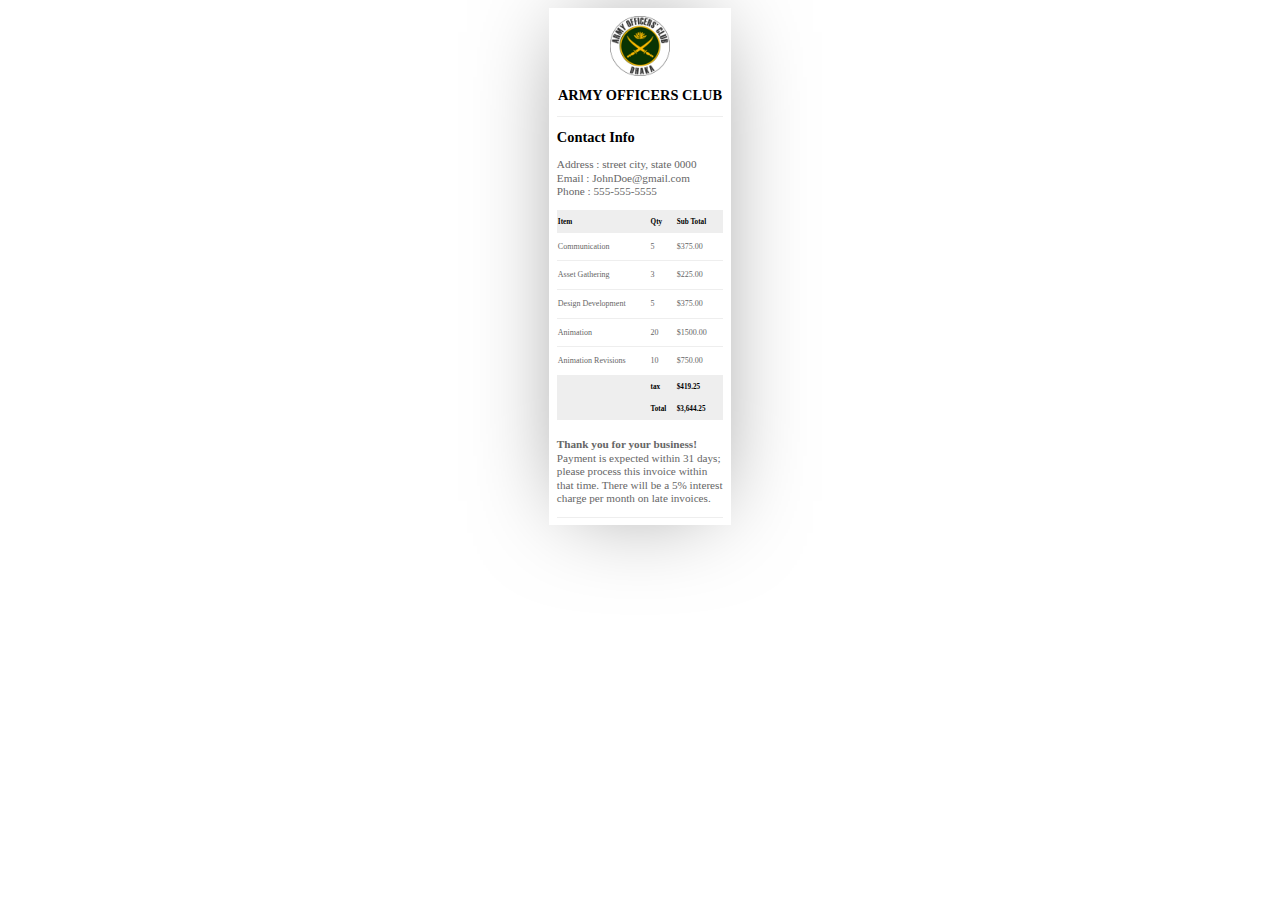
<file: payment/index.html>
<!DOCTYPE html>
<html>
<head>
    <!-- <link rel="stylesheet" href="style.scss"/> -->
    

    <style>
        #invoice-POS {
  box-shadow: 0 0 1in -0.25in rgba(0, 0, 0, 0.5);
  padding: 2mm;
  margin: 0 auto;
  width: 44mm;
  background: #FFF;
}
#invoice-POS ::selection {
  background: #f31544;
  color: #FFF;
}
#invoice-POS ::moz-selection {
  background: #f31544;
  color: #FFF;
}
#invoice-POS h1 {
  font-size: 1.5em;
  color: #222;
}
#invoice-POS h2 {
  font-size: 0.9em;
}
#invoice-POS h3 {
  font-size: 1.2em;
  font-weight: 300;
  line-height: 2em;
}
#invoice-POS p {
  font-size: 0.7em;
  color: #666;
  line-height: 1.2em;
}
#invoice-POS #top, #invoice-POS #mid, #invoice-POS #bot {
  /* Targets all id with 'col-' */
  border-bottom: 1px solid #EEE;
}
#invoice-POS #top {
  min-height: 100px;
}
#invoice-POS #mid {
  min-height: 80px;
}
#invoice-POS #bot {
  min-height: 50px;
}
#invoice-POS #top .logo {
  height: 60px;
  width: 60px;
  background: url(img/logo.png) no-repeat;
  background-size: 60px 60px;
}
#invoice-POS .clientlogo {
  float: left;
  height: 60px;
  width: 60px;
  background: url(http://michaeltruong.ca/images/client.jpg) no-repeat;
  background-size: 60px 60px;
  border-radius: 50px;
}
#invoice-POS .info {
  display: block;
  margin-left: 0;
}
#invoice-POS .title {
  float: right;
}
#invoice-POS .title p {
  text-align: right;
}
#invoice-POS table {
  width: 100%;
  border-collapse: collapse;
}
#invoice-POS .tabletitle {
  font-size: 0.5em;
  background: #EEE;
}
#invoice-POS .service {
  border-bottom: 1px solid #EEE;
}
#invoice-POS .item {
  width: 24mm;
}
#invoice-POS .itemtext {
  font-size: 0.5em;
}
#invoice-POS #legalcopy {
  margin-top: 5mm;
}

    </style>
    
</head>
<body>

    <div id="invoice-POS">
    
        <center id="top">
          <div class="logo"></div>
          <div class="info"> 
            <h2>ARMY OFFICERS CLUB</h2>
          </div><!--End Info-->
        </center><!--End InvoiceTop-->
        
        <div id="mid">
          <div class="info">
            <h2>Contact Info</h2>
            <p> 
                Address : street city, state 0000</br>
                Email   : JohnDoe@gmail.com</br>
                Phone   : 555-555-5555</br>
            </p>
          </div>
        </div><!--End Invoice Mid-->
        
        <div id="bot">
    
                        <div id="table">
                            <table>
                                <tr class="tabletitle">
                                    <td class="item"><h2>Item</h2></td>
                                    <td class="Hours"><h2>Qty</h2></td>
                                    <td class="Rate"><h2>Sub Total</h2></td>
                                </tr>
    
                                <tr class="service">
                                    <td class="tableitem"><p class="itemtext">Communication</p></td>
                                    <td class="tableitem"><p class="itemtext">5</p></td>
                                    <td class="tableitem"><p class="itemtext">$375.00</p></td>
                                </tr>
    
                                <tr class="service">
                                    <td class="tableitem"><p class="itemtext">Asset Gathering</p></td>
                                    <td class="tableitem"><p class="itemtext">3</p></td>
                                    <td class="tableitem"><p class="itemtext">$225.00</p></td>
                                </tr>
    
                                <tr class="service">
                                    <td class="tableitem"><p class="itemtext">Design Development</p></td>
                                    <td class="tableitem"><p class="itemtext">5</p></td>
                                    <td class="tableitem"><p class="itemtext">$375.00</p></td>
                                </tr>
    
                                <tr class="service">
                                    <td class="tableitem"><p class="itemtext">Animation</p></td>
                                    <td class="tableitem"><p class="itemtext">20</p></td>
                                    <td class="tableitem"><p class="itemtext">$1500.00</p></td>
                                </tr>
    
                                <tr class="service">
                                    <td class="tableitem"><p class="itemtext">Animation Revisions</p></td>
                                    <td class="tableitem"><p class="itemtext">10</p></td>
                                    <td class="tableitem"><p class="itemtext">$750.00</p></td>
                                </tr>
    
    
                                <tr class="tabletitle">
                                    <td></td>
                                    <td class="Rate"><h2>tax</h2></td>
                                    <td class="payment"><h2>$419.25</h2></td>
                                </tr>
    
                                <tr class="tabletitle">
                                    <td></td>
                                    <td class="Rate"><h2>Total</h2></td>
                                    <td class="payment"><h2>$3,644.25</h2></td>
                                </tr>
    
                            </table>
                        </div><!--End Table-->
    
                        <div id="legalcopy">
                            <p class="legal"><strong>Thank you for your business!</strong>  Payment is expected within 31 days; please process this invoice within that time. There will be a 5% interest charge per month on late invoices. 
                            </p>
                        </div>
    
                    </div><!--End InvoiceBot-->
      </div><!--End Invoice-->
    
</body>
</html>
</file>
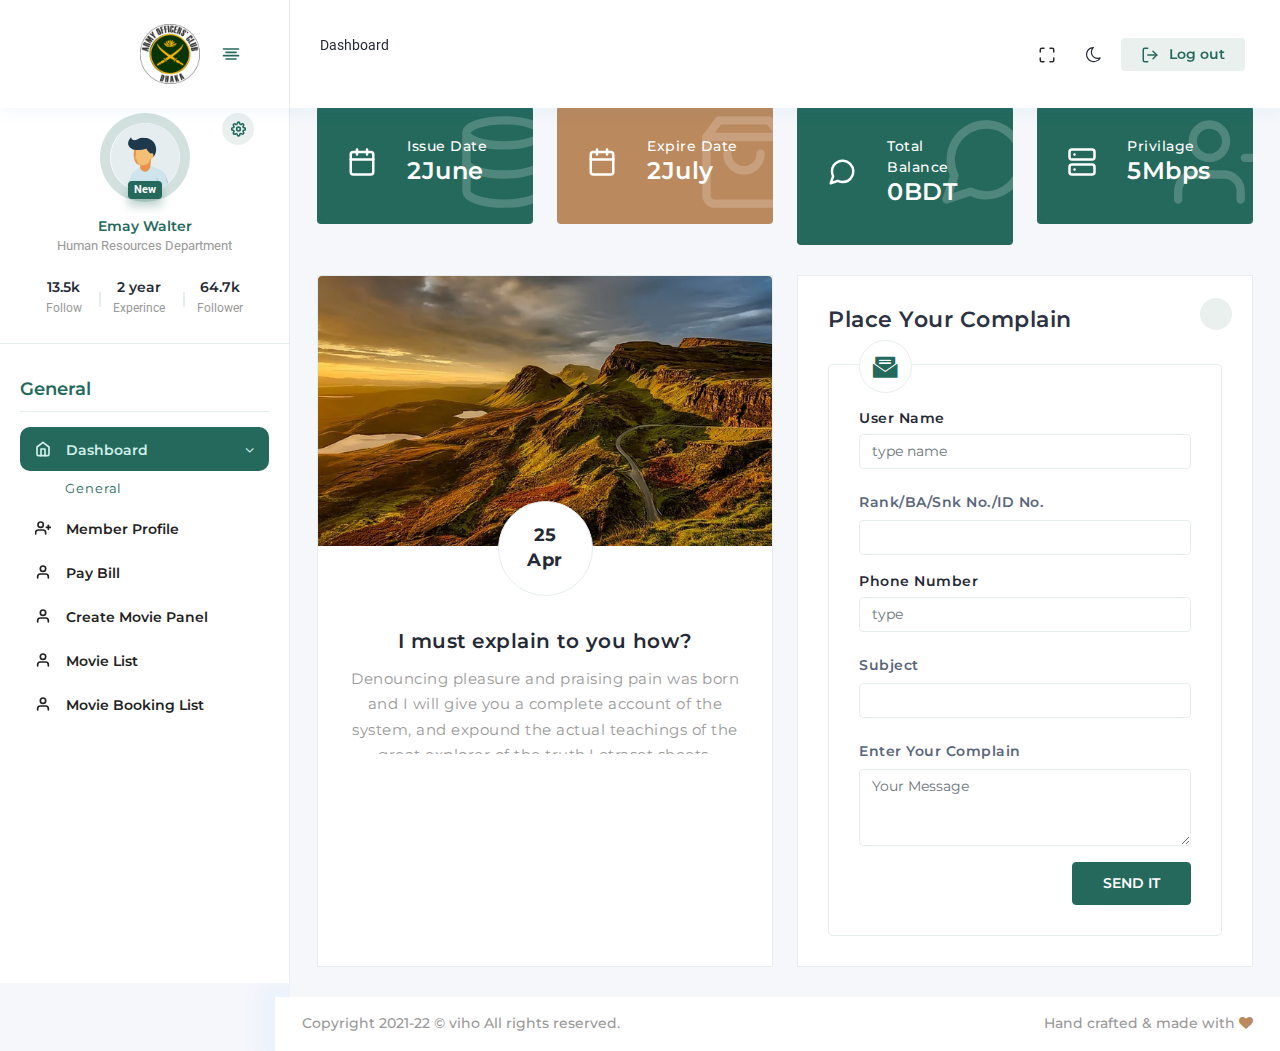
<file: theme/index.html>
<!DOCTYPE html>
<html lang="en">
  
<!-- Mirrored from admin.pixelstrap.com/viho/theme/general-widget.html by HTTrack Website Copier/3.x [XR&CO'2014], Sun, 26 Sep 2021 04:11:13 GMT -->
<head>
    <meta http-equiv="Content-Type" content="text/html; charset=UTF-8">
    <meta http-equiv="X-UA-Compatible" content="IE=edge">
    <meta name="viewport" content="width=device-width, initial-scale=1.0">
    <meta name="description" content="viho admin is super flexible, powerful, clean &amp; modern responsive bootstrap 4 admin template with unlimited possibilities.">
    <meta name="keywords" content="admin template, viho admin template, dashboard template, flat admin template, responsive admin template, web app">
    <meta name="author" content="pixelstrap">
    <link rel="icon" href="../assets/images/favicon.png" type="image/x-icon">
    <link rel="shortcut icon" href="../assets/images/favicon.png" type="image/x-icon">
    <title>viho - Premium Admin Template</title>
    <!-- Google font-->
    <link rel="preconnect" href="https://fonts.gstatic.com/">
    <link href="https://fonts.googleapis.com/css2?family=Montserrat:ital,wght@0,100;0,200;0,300;0,400;0,500;0,600;0,700;0,800;0,900;1,100;1,200;1,300;1,400;1,500;1,600;1,700;1,800;1,900&amp;display=swap" rel="stylesheet">
    <link href="https://fonts.googleapis.com/css2?family=Roboto:ital,wght@0,100;0,300;0,400;0,500;0,700;0,900;1,100;1,300;1,400;1,500;1,700;1,900&amp;display=swap" rel="stylesheet">
    <link href="https://fonts.googleapis.com/css2?family=Rubik:ital,wght@0,400;0,500;0,600;0,700;0,800;0,900;1,300;1,400;1,500;1,600;1,700;1,800;1,900&amp;display=swap" rel="stylesheet">
    <!-- Font Awesome-->
    <link rel="stylesheet" type="text/css" href="../assets/css/fontawesome.css">
    <!-- ico-font-->
    <link rel="stylesheet" type="text/css" href="../assets/css/icofont.css">
    <!-- Themify icon-->
    <link rel="stylesheet" type="text/css" href="../assets/css/themify.css">
    <!-- Flag icon-->
    <link rel="stylesheet" type="text/css" href="../assets/css/flag-icon.css">
    <!-- Feather icon-->
    <link rel="stylesheet" type="text/css" href="../assets/css/feather-icon.css">
    <!-- Plugins css start-->
    <link rel="stylesheet" type="text/css" href="../assets/css/date-picker.css">
    <link rel="stylesheet" type="text/css" href="../assets/css/owlcarousel.css">
    <link rel="stylesheet" type="text/css" href="../assets/css/prism.css">
    <link rel="stylesheet" type="text/css" href="../assets/css/whether-icon.css">
    <!-- Plugins css Ends-->
    <!-- Bootstrap css-->
    <link rel="stylesheet" type="text/css" href="../assets/css/bootstrap.css">
    <!-- App css-->
    <link rel="stylesheet" type="text/css" href="../assets/css/style.css">
    <link id="color" rel="stylesheet" href="../assets/css/color-1.css" media="screen">
    <!-- Responsive css-->
    <link rel="stylesheet" type="text/css" href="../assets/css/responsive.css">
  </head>
  <body>
    <!-- Loader starts-->
    <div class="loader-wrapper">
      <div class="theme-loader">    
        <div class="loader-p"></div>
      </div>
    </div>
    <!-- Loader ends-->
    <!-- page-wrapper Start-->
    <div class="page-wrapper" id="pageWrapper">
      <!-- Page Header Start-->
      <div class="page-main-header">
        <div class="main-header-right row m-0">
          <div class="main-header-left">
            <div class="logo-wrapper"><a href="index.html"><img class="img-fluid" src="../assets/images/logo/logo.png" alt="" style="margin-left: 100px; height: 60px;"></a></div>
            <div class="dark-logo-wrapper"><a href="index.html"><img class="img-fluid" src="../assets/images/logo/dark-logo.png" alt=""></a></div>
            <div class="toggle-sidebar"><i class="status_toggle middle" data-feather="align-center" id="sidebar-toggle"></i></div>
          </div>
          <div class="left-menu-header col">
            <ul>
              <li>
                <form class="form-inline search-form">
                 <p>Dashboard</p>
                </form><span class="d-sm-none mobile-search search-bg"><i class="fa fa-search"></i></span>
              </li>
            </ul>
          </div>
          <div class="nav-right col pull-right right-menu p-0">
            <ul class="nav-menus">
              <li><a class="text-dark" href="#!" onclick="javascript:toggleFullScreen()"><i data-feather="maximize"></i></a></li>
             
              
              <li>
                <div class="mode"><i class="fa fa-moon-o"></i></div>
              </li>
             
              <li class="onhover-dropdown p-0">
                <button class="btn btn-primary-light" type="button"><a href="login_two.html"><i data-feather="log-out"></i>Log out</a></button>
              </li>
            </ul>
          </div>
          <div class="d-lg-none mobile-toggle pull-right w-auto"><i data-feather="more-horizontal"></i></div>
        </div>
      </div>
      <!-- Page Header Ends                              -->
      <!-- Page Body Start-->
      <div class="page-body-wrapper horizontal-menu">
        <!-- Page Sidebar Start-->
        <header class="main-nav">
          <div class="sidebar-user text-center"><a class="setting-primary" href="javascript:void(0)"><i data-feather="settings"></i></a><img class="img-90 rounded-circle" src="../assets/images/dashboard/1.png" alt="">
            <div class="badge-bottom"><span class="badge badge-primary">New</span></div><a href="user-profile.html">
              <h6 class="mt-3 f-14 f-w-600">Emay Walter</h6></a>
            <p class="mb-0 font-roboto">Human Resources Department</p>
            <ul>
              <li><span><span class="counter">19.8</span>k</span>
                <p>Follow</p>
              </li>
              <li><span>2 year</span>
                <p>Experince</p>
              </li>
              <li><span><span class="counter">95.2</span>k</span>
                <p>Follower </p>
              </li>
            </ul>
          </div>
          <nav>
            <div class="main-navbar">
              <div class="left-arrow" id="left-arrow"><i data-feather="arrow-left"></i></div>
              <div id="mainnav">           
                <ul class="nav-menu custom-scrollbar">
                  <li class="back-btn">
                    <div class="mobile-back text-end"><span>Back</span><i class="fa fa-angle-right ps-2" aria-hidden="true"></i></div>
                  </li>
                  <li class="sidebar-main-title">
                    <div>
                      <h6>General             </h6>
                    </div>
                  </li>
                  <li class="dropdown"><a class="nav-link menu-title" href="javascript:void(0)"><i data-feather="home"></i><span>Dashboard</span></a>
                    <ul class="nav-submenu menu-content">
                      <li><a href="index.html">General</a></li>
                     
                    </ul>
                  </li>
                 
                  <li><a class="nav-link menu-title link-nav" href="user-profile.html"><i data-feather="user-plus"></i><span>Member Profile</span></a></li>
                  <li><a class="nav-link menu-title link-nav" href="list.html"><i data-feather="user"></i><span>Pay Bill</span></a></li>
                  <li><a class="nav-link menu-title link-nav" href="Create_movie.html"><i data-feather="user"></i><span>Create Movie Panel</span></a></li>
                  <li><a class="nav-link menu-title link-nav" href="movie_list.html"><i data-feather="user"></i><span>Movie List</span></a></li>
                  <li><a class="nav-link menu-title link-nav" href="movie_booking.html"><i data-feather="user"></i><span>Movie Booking List</span></a></li>
                 
                  <!-- <li class="dropdown"><a class="nav-link menu-title" href="javascript:void(0)"><i data-feather="layout"></i><span>Page layout</span></a>
                    <ul class="nav-submenu menu-content">
                      <li><a href="box-layout.html">Boxed</a></li>
                      <li><a href="layout-rtl.html">RTL</a></li>
                      <li><a href="layout-dark.html">Dark</a></li>
                      <li><a href="footer-light.html">Footer Light</a></li>
                      <li><a href="footer-dark.html">Footer Dark</a></li>
                      <li><a href="footer-fixed.html">Footer Fixed</a></li>
                    </ul>
                  </li> -->
                 
                 
                </ul>
              </div>
              <div class="right-arrow" id="right-arrow"><i data-feather="arrow-right"></i></div>
            </div>
          </nav>
        </header>
        <!-- Page Sidebar Ends-->
        <div class="page-body">
          
          <!-- Container-fluid starts-->
          <div class="container-fluid general-widget">
            <div class="row">
              <div class="col-sm-6 col-xl-3 col-lg-6" style="height: 80%;">
                <div class="card o-hidden border-0">
                  <div class="bg-primary b-r-4 card-body">
                    <div class="media static-top-widget">
                      <div class="align-self-center text-center"><i data-feather="calendar"></i></div>
                      <div class="media-body"><span class="m-0">Issue Date</span>
                        <h4 class="text">2June</h4><i class="icon-bg" data-feather="database"></i>
                      </div>
                    </div>
                  </div>
                </div>
              </div>
              <div class="col-sm-6 col-xl-3 col-lg-6" style="height: 80%;">
                <div class="card o-hidden border-0">
                  <div class="bg-secondary b-r-4 card-body">
                    <div class="media static-top-widget">
                      <div class="align-self-center text-center"><i data-feather="calendar"></i></div>
                      <div class="media-body"><span class="m-0">Expire Date</span>
                        <h4 class="text">2July</h4><i class="icon-bg" data-feather="shopping-bag"></i>
                      </div>
                    </div>
                  </div>
                </div>
              </div>
              <div class="col-sm-6 col-xl-3 col-lg-6" style="height: 80%;">
                <div class="card o-hidden border-0">
                  <div class="bg-primary b-r-4 card-body">
                    <div class="media static-top-widget">
                      <div class="align-self-center text-center"><i data-feather="message-circle"></i></div>
                      <div class="media-body"><span class="m-0">Total Balance</span>
                        <h4 class="text">0BDT</h4><i class="icon-bg" data-feather="message-circle"></i>
                      </div>
                    </div>
                  </div>
                </div>
              </div>
              <div class="col-sm-6 col-xl-3 col-lg-6" style="height: 80%;">
                <div class="card o-hidden border-0">
                  <div class="bg-primary b-r-4 card-body">
                    <div class="media static-top-widget">
                      <div class="align-self-center text-center"><i data-feather="server"></i></div>
                      <div class="media-body"><span class="m-0">Privilage</span>
                        <h4 class="text">5Mbps</h4><i class="icon-bg" data-feather="user-plus"></i>
                      </div>
                    </div>
                  </div>
                </div>
              </div>
             
              <div class="col-sm-12 col-lg-6 col-xl-4 xl-50 col-md-12 box-col-6">
                <div class="card height-equal">
                  <div class="calender-widget">
                    <div class="cal-img"></div>
                    <div class="cal-date">
                      <h5>25<br>Apr</h5>
                    </div>
                    <div class="cal-desc text-center card-body">
                      <h6 class="f-w-600">I must explain to you how? </h6>
                      <p>Denouncing pleasure and praising pain was born and I will give you a complete account of the system, and expound the actual teachings of the great explorer of the truth,Letraset sheets.</p>
                    </div>
                  </div>
                </div>
              </div>
              <div class="col-sm-12 col-lg-6 col-xl-8 xl-50 col-md-12 box-col-6">
                <div class="card height-equal">
                  <div class="card-header pb-0 d-flex justify-content-between align-items-center">
                    <h5>Place Your Complain</h5>
                    <div class="setting-list">
                      <ul class="list-unstyled setting-option">
                        <li>
                          <div class="setting-primary"><i class="icon-settings"></i></div>
                        </li>
                        <li><i class="view-html fa fa-code font-primary"></i></li>
                        <li><i class="icofont icofont-maximize full-card font-primary"></i></li>
                        <li><i class="icofont icofont-minus minimize-card font-primary"></i></li>
                        <li><i class="icofont icofont-refresh reload-card font-primary"></i></li>
                        <li><i class="icofont icofont-error close-card font-primary"></i></li>
                      </ul>
                    </div>
                  </div>
                  <div class="contact-form card-body">
                    <form class="theme-form">
                      <div class="form-icon"><i class="icofont icofont-envelope-open"></i></div>
                      <div class="mb-3">
                        <label for="exampleInputName">User Name</label>
                        <input class="form-control" id="exampleInputName" type="text" placeholder="type name">
                      </div>
                      <div class="mb-3">
                        <label class="col-form-label" for="exampleInputEmail1">Rank/BA/Snk No./ID No.</label>
                        <input class="form-control" id="exampleInputEmail1" type="text" placeholder="">
                      </div>
                      <div class="mb-3">
                        <label for="exampleInputphone">Phone Number</label>
                        <input class="form-control" id="exampleInputphone" type="number" placeholder="type ">
                      </div>
                      <div class="mb-3">
                        <label class="col-form-label" for="exampleInputsubject">Subject</label>
                        <input class="form-control" id="exampleInputsubject" type="text" placeholder="">
                      </div>
                      <div class="mb-3">
                        <label class="col-form-label" for="exampleInputEmail1">Enter Your Complain</label>
                        <textarea class="form-control textarea" rows="3" cols="50" placeholder="Your Message"></textarea>
                      </div>
                      <div class="text-sm-end">
                        <button class="btn btn-primary">SEND IT</button>
                      </div>
                    </form>
                    <div class="code-box-copy">
                      <button class="code-box-copy__btn btn-clipboard" data-clipboard-target="#contact-us" title="Copy"><i class="icofont icofont-copy-alt"></i></button>
                      <pre><code class="language-html" id="contact-us">&nbsp;&lt;div class="card height-equal"&gt;
 &lt;div class="card-header pb-0 d-flex justify-content-between align-items-center"&gt;
   &lt;h5&gt;Contact Us&lt;/h5&gt;
   &lt;div class="setting-list"&gt;
     &lt;ul class="list-unstyled setting-option"&gt;
       &lt;li&gt;
         &lt;div class="setting-primary"&gt;&lt;i class="icon-settings"&gt;&lt;/i&gt;&lt;/div&gt;
       &lt;/li&gt;
       &lt;li&gt;&lt;i class="view-html fa fa-code font-primary"&gt;&lt;/i&gt;&lt;/li&gt;
       &lt;li&gt;&lt;i class="icofont icofont-maximize full-card font-primary"&gt;&lt;/i&gt;&lt;/li&gt;
       &lt;li&gt;&lt;i class="icofont icofont-minus minimize-card font-primary"&gt;&lt;/i&gt;&lt;/li&gt;
       &lt;li&gt;&lt;i class="icofont icofont-refresh reload-card font-primary"&gt;&lt;/i&gt;&lt;/li&gt;
       &lt;li&gt;&lt;i class="icofont icofont-error close-card font-primary"&gt;&lt;/i&gt;&lt;/li&gt;
     &lt;/ul&gt;
   &lt;/div&gt;
 &lt;/div&gt;
 &lt;div class="contact-form card-body"&gt;
   &lt;form class="theme-form"&gt;
     &lt;div class="form-icon"&gt;&lt;i class="icofont icofont-envelope-open"&gt;&lt;/i&gt;&lt;/div&gt;
       &lt;div class="mb-3"&gt;
         &lt;label for="exampleInputName"&gt;Your Name&lt;/label&gt;
         &lt;input class="form-control" id="exampleInputName" type="text" placeholder="John Dio"&gt;
       &lt;/div&gt;
     &lt;div class="mb-3"&gt;
       &lt;label class="col-form-label" for="exampleInputEmail1"&gt;Email&lt;/label&gt;
       &lt;input class="form-control" id="exampleInputEmail1" type="email" placeholder="Demo@gmail.com"&gt;
     &lt;/div&gt;
     &lt;div class="mb-3"&gt;
       &lt;label class="col-form-label" for="exampleInputEmail1"&gt;Message&lt;/label&gt;
       &lt;textarea class="form-control textarea" rows="3" cols="50" placeholder="Your Message"&gt;&lt;/textarea&gt;
     &lt;/div&gt;
     &lt;div class="text-sm-end"&gt;
       &lt;button class="btn btn-primary"&gt;SEND IT&lt;/button&gt;
     &lt;/div&gt;
   &lt;/form&gt;
 &lt;/div&gt;
&lt;/div&gt;</code></pre>
                    </div>
                  </div>
                </div>
              </div>
            </div>
          </div>
          <!-- Container-fluid Ends-->
        </div>
        <!-- footer start-->
        <footer class="footer">
          <div class="container-fluid">
            <div class="row">
              <div class="col-md-6 footer-copyright">
                <p class="mb-0">Copyright 2021-22 © viho All rights reserved.</p>
              </div>
              <div class="col-md-6">
                <p class="pull-right mb-0">Hand crafted & made with <i class="fa fa-heart font-secondary"></i></p>
              </div>
            </div>
          </div>
        </footer>
      </div>
    </div>
    <!-- latest jquery-->
    <script src="../assets/js/jquery-3.5.1.min.js"></script>
    <!-- feather icon js-->
    <script src="../assets/js/icons/feather-icon/feather.min.js"></script>
    <script src="../assets/js/icons/feather-icon/feather-icon.js"></script>
    <!-- Sidebar jquery-->
    <script src="../assets/js/sidebar-menu.js"></script>
    <script src="../assets/js/config.js"></script>
    <!-- Bootstrap js-->
    <script src="../assets/js/bootstrap/popper.min.js"></script>
    <script src="../assets/js/bootstrap/bootstrap.min.js"></script>
    <!-- Plugins JS start-->
    <script src="../assets/js/prism/prism.min.js"></script>
    <script src="../assets/js/clipboard/clipboard.min.js"></script>
    <script src="../assets/js/counter/jquery.waypoints.min.js"></script>
    <script src="../assets/js/counter/jquery.counterup.min.js"></script>
    <script src="../assets/js/counter/counter-custom.js"></script>
    <script src="../assets/js/custom-card/custom-card.js"></script>
    <script src="../assets/js/datepicker/date-picker/datepicker.js"></script>
    <script src="../assets/js/datepicker/date-picker/datepicker.en.js"></script>
    <script src="../assets/js/datepicker/date-picker/datepicker.custom.js"></script>
    <script src="../assets/js/owlcarousel/owl.carousel.js"></script>
    <script src="../assets/js/general-widget.js"></script>
    <script src="../assets/js/height-equal.js"></script>
    <script src="../assets/js/tooltip-init.js"></script>
    <!-- Plugins JS Ends-->
    <!-- Theme js-->
    <script src="../assets/js/script.js"></script>
   
    <!-- login js-->
    <!-- Plugin used-->
  </body>

<!-- Mirrored from admin.pixelstrap.com/viho/theme/general-widget.html by HTTrack Website Copier/3.x [XR&CO'2014], Sun, 26 Sep 2021 04:11:23 GMT -->
</html>
</file>
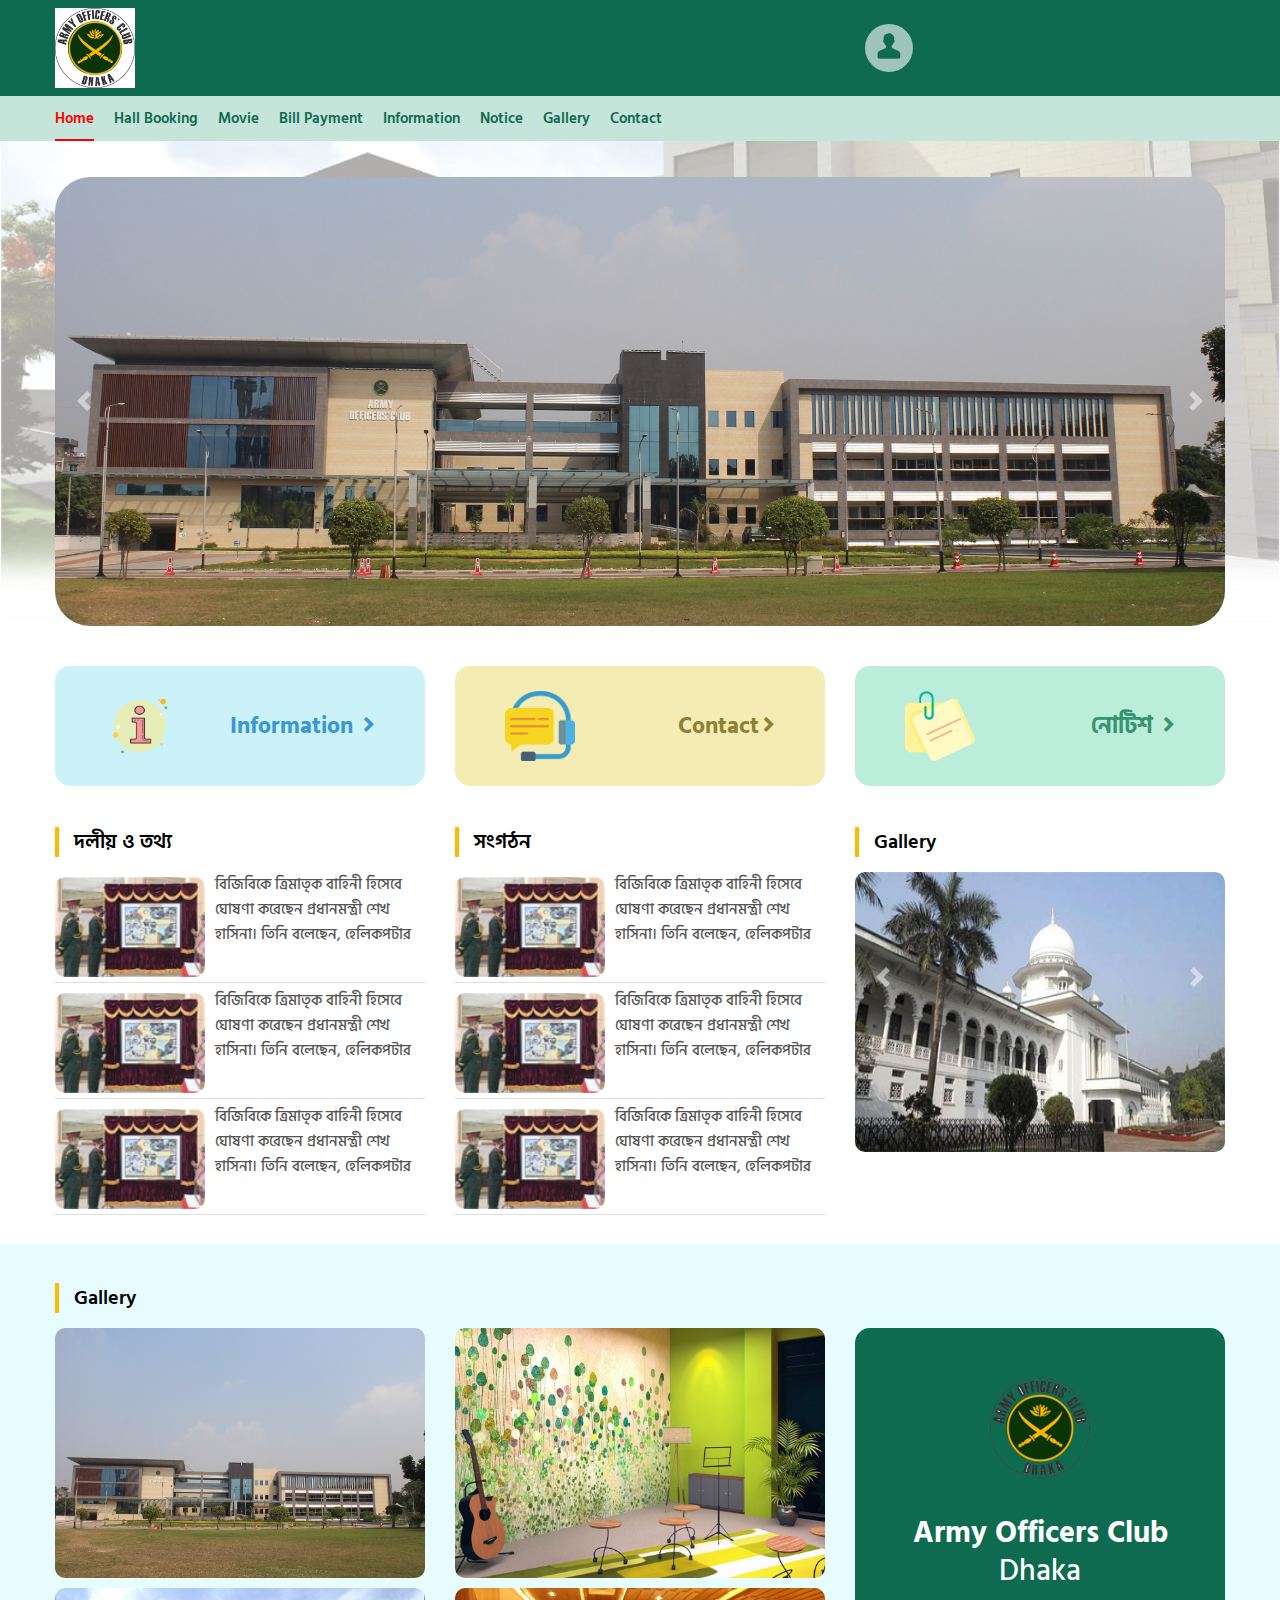
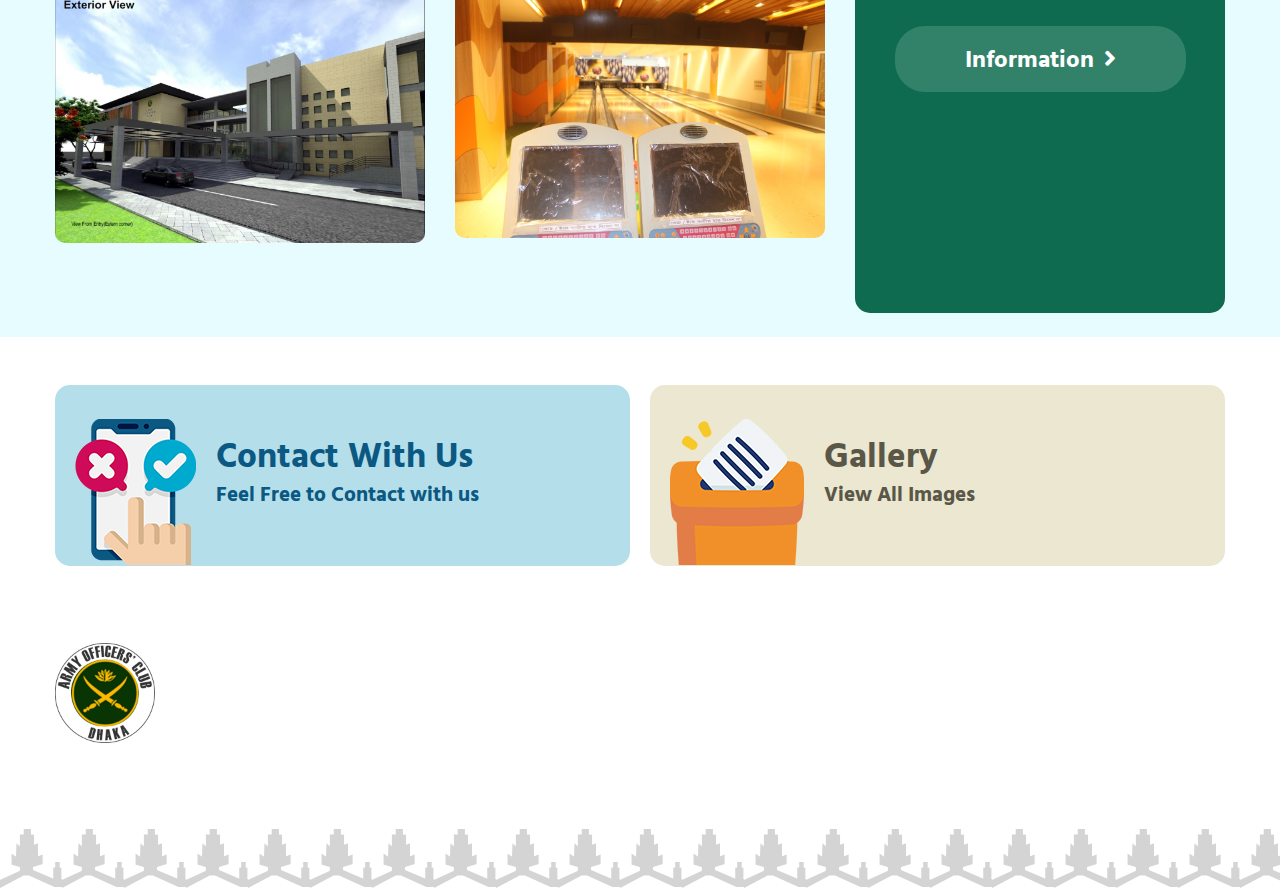
<file: new home page/new template/index.html>
<!DOCTYPE html>
<html lang="bn">

<head>
	<meta charset="utf-8">
	<meta name="viewport" content="width=device-width, initial-scale=1, shrink-to-fit=no">
	<meta name="description" content="">
	<meta name="author" content="">
	<link rel="icon" href="assets/img/favicons/favicon.ico">

	<title>AOC</title>

	<link rel="preconnect" href="https://fonts.gstatic.com">
	<link href="https://fonts.googleapis.com/css2?family=Roboto:wght@400;500&display=swap" rel="stylesheet">

	<link rel="stylesheet" href="assets/css/bootstrap.min.css">
	<link rel="stylesheet" href="assets/css/meanmenu.css">
	<link rel="stylesheet" href="assets/css/fontawesome.min.css">
	<link rel="stylesheet" href="assets/css/style.css">
</head>

<body>

	<!-- Mobile Menu Overlay -->
	<div class="overlay-inn"></div>


	<header>
		<!-- Logo Section -->
		<div class="logo-section">

			<div class="container">
				<div class="row align-items-center">
					<div class="col-md-8">
						<div class="logo-side d-flex align-items-center">
							<a href="index.html"><img src="assets/img/header/logo.png" alt="" style="margin-left: 0px; height: 80px ; background-color: white"></a>
						</div>
					</div>

					<div class="col-md-4">
						<div class="row no-gutters">

							<div class="user">
								<img src="assets/img/icon/user.png" style="margin-right: 60%;">
								<div class="user-menu" lang="en">
									<img src="assets/img/header/logo.png" alt="" style="margin-left: 0px; height: 80px">
									<a class="btn btn-green" href="">Log in</a>
									
								</div>
							</div>

						</div>
					</div>
				</div>
			</div>

		</div>

		<!-- Navigation Section -->
		<div class="navbar navbar-expand-md main-nav-section">

			<div class="container">

				<div class="navbar-collapse" id="navbarMain">

					<div class="menu-toggle">
						<i class="fa fa-bars"></i>
					</div>
					<ul class="navbar-nav mr-auto" lang="bn">
						<li class="active"><a href="index.html">Home</a></li>
						<li><a href="single.html">Hall Booking</a></li>
						<li><a href="songoton.html">Movie</a></li>
						<li><a href="#">Bill Payment </i></a>  </li> 
						<li><a href="information.html">Information</a></li>
						<li ><a href="notice.html">Notice</a></li>
						<li><a href="gallery.html">Gallery</a></li>
						<li><a href="contact.html">Contact </a></li>
						
						                                   
                            <!-- <div class="mega-menu"> -->

                      
					</ul>

				</div>

			</div>

		</div>

		<!-- Navigation Section -->
		<div class="navbar navbar-expand-md main-nav-section navbar-sticky">

			<div class="container">

				<div class="menu-toggle">
					<i class="fa fa-bars"></i>
				</div>

				<a class="logo" href="index.html"><img src="assets/img/header/logo.png" alt="" ></a>

				<div class="navbar-collapse" id="navbarMain">
					<ul class="navbar-nav mr-auto" lang="bn">
						<li class="active"><a href="index.html">Home</a></li>
						<li><a href="single.html">Hall Booking</a></li>
						<li><a href="songoton.html">Movie</a></li>
						<li><a href="#">Bill Payment </i></a>  </li> 
						<li><a href="member.html">Information</a></li>
						<li ><a href="notice.html">Notice</a></li>
						<li><a href="gallery.html">Gallery</a></li>
						<li><a href="contact.html">Contact </a></li>
					</ul>

					<div class="search-form-toggle">
						<i id="search-toggle" class="fa fa-search"></i>
						<form class="search-form form-inline">
							<input class="form-control" type="text" placeholder="Search" aria-label="Search">
							<button class="btn" type="submit"><i class="fa fa-search"></i></button>
						</form>
					</div>
				</div>
			</div>
		</div>


		<!-- Mobile Navigation -->

		<div class="mobile-menu" id="mobile-menu">
			<ul>
				<li class="active"><a href="index.html">Home</a></li>
						<li><a href="single.html">Hall Booking</a></li>
						<li><a href="songoton.html">Movie</a></li>
						<li><a href="#">Bill Payment </i></a>  </li> 
						<li><a href="member.html">Information</a></li>
						<li ><a href="notice.html">Notice</a></li>
						<li><a href="gallery.html">Gallery</a></li>
						<li><a href="contact.html">Contact </a></li>
			</ul>
		</div>
		
	</header>






	<main>

		<!-- Slider Section -->
		<section class="slider-section">
			<div class="col-md-12 banner_container">
				<div id="slider-image" class="carousel slide slider-image carousel-fade" data-ride="carousel">
					<div class="">
						<!-- <div class="carousel-item active">
							<img class="d-block w-100" src="assets/img/banner/banner_2.png" alt="">
						</div>

						<div class="carousel-item">
							<img class="d-block w-100" src="assets/img/banner/bn_3.png" alt="">
						</div>
						<div class="carousel-item">
							<img class="d-block w-100" src="assets/img/banner/bn_4.png" alt="">
						</div> -->
						<div class="">
							<img class="d-block w-100" src="assets/img/gallery/offrclubpic/1.jpg" alt="">
						</div>
					</div>
					<a class="carousel-control-prev" href="#slider-image" role="button" data-slide="prev">
						<span class="carousel-control-prev-icon" aria-hidden="true"></span>
						<span class="sr-only">Previous</span>
					</a>
					<a class="carousel-control-next" href="#slider-image" role="button" data-slide="next">
						<span class="carousel-control-next-icon" aria-hidden="true"></span>
						<span class="sr-only">Next</span>
					</a>
				</div>
			</div>
		</section>


		<section class="second_section pb-3">
			<div class="container">
				<div class="item_container row">
					<div class="col-md-4 col-sm-12">
						<a href="contact.html">
							<div class="container_item item_3">
								<img src="assets/img/icon/information22.png" alt="">
								<p>Information <i class="fas fa-angle-right ml-1"></i></p>
							</div>
						</a>
					</div>
					<div class="col-md-4 col-sm-12">
						<a href="songoton.html">
							<div class="container_item item_1">
								<img src="assets/img/icon/Icon_03.png" alt="">
								<p> Contact<i class="fas fa-angle-right ml-1"></i></p>
							</div>
						</a>
					</div>

					<div class="col-md-4 col-sm-12">
						<a href="notice.html">
							<div class="container_item  item_2">
								<img src="assets/img/icon/Icon_02.png" alt="">
								<p>নোটিশ <i class="fas fa-angle-right ml-1"></i></p>
							</div>
						</a>
					</div>

					
				</div>
			</div>
		</section>


		<section class="container pb-4">
			<div class="row">
				<div class="col-lg-4">
					<h2 class="col-title">দলীয় ও তথ্য</h2>
					<div class="post-one bb">
						<div class="thumb-small">
							<a href="">
								<img src="assets/img/n1.jpg">
							</a>
						</div>
						<a href="">
							<p>বিজিবিকে ত্রিমাতৃক বাহিনী হিসেবে ঘোষণা করেছেন প্রধানমন্ত্রী শেখ হাসিনা। তিনি বলেছেন,
								হেলিকপটার</p>
						</a>
					</div>
					<div class="post-one bb">
						<div class="thumb-small">
							<a href="">
								<img src="assets/img/n1.jpg">
							</a>
						</div>
						<a href="">
							<p>বিজিবিকে ত্রিমাতৃক বাহিনী হিসেবে ঘোষণা করেছেন প্রধানমন্ত্রী শেখ হাসিনা। তিনি বলেছেন,
								হেলিকপটার</p>
						</a>
					</div>
					<div class="post-one bb">
						<div class="thumb-small">
							<a href="">
								<img src="assets/img/n1.jpg">
							</a>
						</div>
						<a href="">
							<p>বিজিবিকে ত্রিমাতৃক বাহিনী হিসেবে ঘোষণা করেছেন প্রধানমন্ত্রী শেখ হাসিনা। তিনি বলেছেন,
								হেলিকপটার</p>
						</a>
					</div>
				</div>

				<div class="col-lg-4">
					<h2 class="col-title">সংগঠন</h2>
					<div class="post-one bb">
						<div class="thumb-small">
							<a href="">
								<img src="assets/img/n1.jpg">
							</a>
						</div>
						<a href="">
							<p>বিজিবিকে ত্রিমাতৃক বাহিনী হিসেবে ঘোষণা করেছেন প্রধানমন্ত্রী শেখ হাসিনা। তিনি বলেছেন,
								হেলিকপটার</p>
						</a>
					</div>
					<div class="post-one bb">
						<div class="thumb-small">
							<a href="">
								<img src="assets/img/n1.jpg">
							</a>
						</div>
						<a href="">
							<p>বিজিবিকে ত্রিমাতৃক বাহিনী হিসেবে ঘোষণা করেছেন প্রধানমন্ত্রী শেখ হাসিনা। তিনি বলেছেন,
								হেলিকপটার</p>
						</a>
					</div>
					<div class="post-one bb">
						<div class="thumb-small">
							<a href="">
								<img src="assets/img/n1.jpg">
							</a>
						</div>
						<a href="">
							<p>বিজিবিকে ত্রিমাতৃক বাহিনী হিসেবে ঘোষণা করেছেন প্রধানমন্ত্রী শেখ হাসিনা। তিনি বলেছেন,
								হেলিকপটার</p>
						</a>
					</div>
				</div>

				<div class="col-lg-4">
					<h2 class="col-title">Gallery</h2>

					<div id="photo-gallery" class="carousel slide photo-shongbad" data-ride="carousel">
						<div class="carousel-inner">
							<div class="carousel-item active">
								<img class="d-block w-100" src="assets/img/g1.jpg" alt="">
								
							</div>
							<div class="carousel-item">
								<img class="d-block w-100" src="assets/img/g2.jpg" alt="">
								
							</div>
							<div class="carousel-item">
								<img class="d-block w-100" src="assets/img/g3.jpg" alt="">
								
							</div>
						</div>
						<a class="carousel-control-prev" href="#photo-gallery" role="button" data-slide="prev">
							<span class="carousel-control-prev-icon" aria-hidden="true"></span>
							<span class="sr-only">Previous</span>
						</a>
						<a class="carousel-control-next" href="#photo-gallery" role="button" data-slide="next">
							<span class="carousel-control-next-icon" aria-hidden="true"></span>
							<span class="sr-only">Next</span>
						</a>
					</div>
				</div>
		</section>


		<section class="pt-4 pb-4 bisas_protibadon">
			<div class="container">

				<h2 class="col-title">Gallery </h2>
				<div class="row">
					<div class="col-lg-8">
						<div class="row">
							<div class="col-lg-6 col-md-12">
								<div class="post-one bigger_section">
									<a href="">
										<img src="assets/img/gallery/offrclubpic/2.JPG">
									</a>
									
								</div>
							</div>
							<div class="col-lg-6 col-md-12">
								<div class="post-one bigger_section">
									<a href="">
										<img src="assets/img/slider/slider3.jpg">
									</a>
									<!-- <a href="">
										<h3>মহামারী করোনাভাইরাসের কাছে হার মানতে নারাজ ইতালীর ফুডবল ফেডারেশন</h3>
									</a> -->
								</div>
							</div>
							<div class="col-lg-6 col-md-12">
								<div class="post-one bigger_section">
									<a href="">
										<img src="assets/img/gallery/offrclubpic/exterior 3d.jpg">
									</a>
								</div>		
							</div>
							<div class="col-lg-6 col-md-12">
								<div class="post-one bigger_section">
									<a href="">
										<img src="assets/img/gallery/bowling/14.JPG">
									</a>
									
								</div>
							</div>
						</div>

					</div>

					<div class="col-lg-4">
						<div class="thread_sectin_right">
							<img src="assets/img/header/logo.png">
							<div class="text_content">
								<h2>Army Officers Club</h2>
								<p>Dhaka</p>
							</div>
							<!-- <img src="assets/img/icon/team_icon.png" class="icon_img"> -->
							<div class="button_contain">
								<button>Information <i class="fas fa-angle-right ml-1"></i></button>
							</div>
						</div>
					</div>

				</div>

			</div>
		</section>

	</main>
<!-- footer -->
	<footer class="footer bg-white">

		<section class="pt-5 pb-5">
			<div class="container">
				<div class="person_section">
					<div class="item">
						<div class="img_container">
							<img src="assets/img/person/person_1.png" class="icon_img">
						</div>

						<div class="text_area">
							<h1>Contact  With Us</h1>
							<a href=""><p>Feel Free to Contact with us</p></a>
						</div>
					</div>

					<div class="item">
						<div class="img_container">
							<img src="assets/img/person/person_2.png" class="icon_img">
						</div>
						<div class="text_area">
							<h1>Gallery </h1>
							<a href=""><p>View All Images</p></a>
						</div>
					</div>
				</div>
			</div>
		</section>


		<section class="pb-3 pb-3">
			<div class="container footer-top">
				<div class="footer_top_left_section">
					<img src="assets/img/header/logo.png" alt="" style="margin-left: 0px; height: 100px">
				</div>

				<div class="social_icons">
					<div class="">
                        <iframe
                            src="https://www.google.com/maps/embed?pb=!1m18!1m12!1m3!1d3650.295468781749!2d90.39525031411328!3d23.80809008456095!2m3!1f0!2f0!3f0!3m2!1i1024!2i768!4f13.1!3m3!1m2!1s0x3755c71e6617691b%3A0x3afe05d29f77aa11!2sArmy%20Officers&#39;%20Club!5e0!3m2!1sen!2sbd!4v1662012304363!5m2!1sen!2sbd"
                            width="90%"
                            height="150"
                            style="border: 0; padding-top: 10%"
                            allowfullscreen=""
                            loading="lazy"
                            referrerpolicy="no-referrer-when-downgrade"
                        ></iframe>
                    </div>
				</div>
			</div>
		</section>


	</footer>





	<!-- ==================== Scripts ==================== -->
	<!------------------------------------------------------->

	<!-- <script src="assets/js/vendor/jquery.slim.min.js"></script> -->
	<!-- <script src="assets/js/vendor/jquery-3.5.1.js"></script> -->
	<script src="assets/js/vendor/jquery.js"></script>

	<script src="assets/js/vendor/jquery.meanmenu.js"></script>
	<script src="assets/js/vendor/bootstrap.bundle.min.js"></script>
	<script src="assets/js/vendor/smooth-scroll.polyfills.min.js"></script>
	<script src="assets/js/vendor/tiny-slider.js"></script>
	<script src="assets/js/vendor/lightgallery.min.js"></script>
	<script src="assets/js/vendor/lg-video.min.js"></script>

	<!-- Main script-->
	<script src="assets/js/main-script.js"></script>

</body>

</html>
</file>
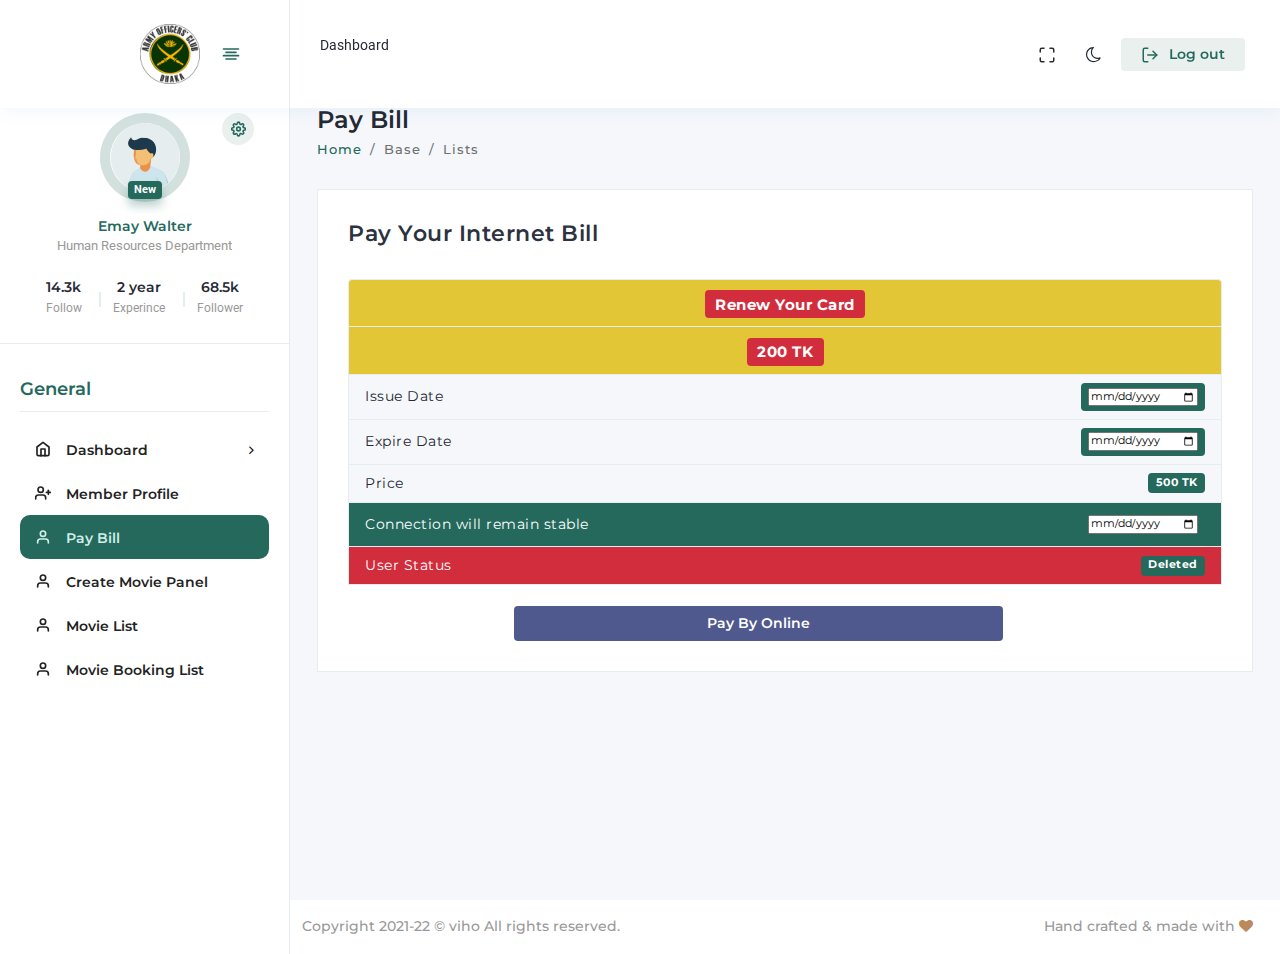
<file: theme/list.html>
<!DOCTYPE html>
<html lang="en">
  
<!-- Mirrored from admin.pixelstrap.com/viho/theme/list.html by HTTrack Website Copier/3.x [XR&CO'2014], Sun, 26 Sep 2021 04:11:28 GMT -->
<head>
    <meta http-equiv="Content-Type" content="text/html; charset=UTF-8">
    <meta http-equiv="X-UA-Compatible" content="IE=edge">
    <meta name="viewport" content="width=device-width, initial-scale=1.0">
    <meta name="description" content="viho admin is super flexible, powerful, clean &amp; modern responsive bootstrap 4 admin template with unlimited possibilities.">
    <meta name="keywords" content="admin template, viho admin template, dashboard template, flat admin template, responsive admin template, web app">
    <meta name="author" content="pixelstrap">
    <link rel="icon" href="../assets/images/favicon.png" type="image/x-icon">
    <link rel="shortcut icon" href="../assets/images/favicon.png" type="image/x-icon">
    <title>viho - Premium Admin Template</title>
    <!-- Google font-->
    <link rel="preconnect" href="https://fonts.gstatic.com/">
    <link href="https://fonts.googleapis.com/css2?family=Montserrat:ital,wght@0,100;0,200;0,300;0,400;0,500;0,600;0,700;0,800;0,900;1,100;1,200;1,300;1,400;1,500;1,600;1,700;1,800;1,900&amp;display=swap" rel="stylesheet">
    <link href="https://fonts.googleapis.com/css2?family=Roboto:ital,wght@0,100;0,300;0,400;0,500;0,700;0,900;1,100;1,300;1,400;1,500;1,700;1,900&amp;display=swap" rel="stylesheet">
    <link href="https://fonts.googleapis.com/css2?family=Rubik:ital,wght@0,400;0,500;0,600;0,700;0,800;0,900;1,300;1,400;1,500;1,600;1,700;1,800;1,900&amp;display=swap" rel="stylesheet">
    <!-- Font Awesome-->
    <link rel="stylesheet" type="text/css" href="../assets/css/fontawesome.css">
    <!-- ico-font-->
    <link rel="stylesheet" type="text/css" href="../assets/css/icofont.css">
    <!-- Themify icon-->
    <link rel="stylesheet" type="text/css" href="../assets/css/themify.css">
    <!-- Flag icon-->
    <link rel="stylesheet" type="text/css" href="../assets/css/flag-icon.css">
    <!-- Feather icon-->
    <link rel="stylesheet" type="text/css" href="../assets/css/feather-icon.css">
    <!-- Plugins css start-->
    <!-- Plugins css Ends-->
    <!-- Bootstrap css-->
    <link rel="stylesheet" type="text/css" href="../assets/css/bootstrap.css">
    <!-- App css-->
    <link rel="stylesheet" type="text/css" href="../assets/css/style.css">
    <link id="color" rel="stylesheet" href="../assets/css/color-1.css" media="screen">
    <!-- Responsive css-->
    <link rel="stylesheet" type="text/css" href="../assets/css/responsive.css">
  </head>
  <body>
    <!-- Loader starts-->
    <div class="loader-wrapper">
      <div class="theme-loader">    
        <div class="loader-p"></div>
      </div>
    </div>
    <!-- Loader ends-->
    <!-- page-wrapper Start-->
    <div class="page-wrapper" id="pageWrapper">
      <!-- Page Header Start-->
      <div class="page-main-header">
        <div class="main-header-right row m-0">
          <div class="main-header-left">
            <div class="logo-wrapper"><a href="index.html"><img class="img-fluid" src="../assets/images/logo/logo.png" alt="" style="margin-left: 100px; height: 60px;"></a></div>
            <div class="dark-logo-wrapper"><a href="index.html"><img class="img-fluid" src="../assets/images/logo/dark-logo.png" alt=""></a></div>
            <div class="toggle-sidebar"><i class="status_toggle middle" data-feather="align-center" id="sidebar-toggle"></i></div>
          </div>
          <div class="left-menu-header col">
            <ul>
              <li>
                <form class="form-inline search-form">
                 <p>Dashboard</p>
                </form><span class="d-sm-none mobile-search search-bg"><i class="fa fa-search"></i></span>
              </li>
              
            </ul>
          </div>
          <div class="nav-right col pull-right right-menu p-0">
            <ul class="nav-menus">
              <li><a class="text-dark" href="#!" onclick="javascript:toggleFullScreen()"><i data-feather="maximize"></i></a></li>
             
              
              <li>
                <div class="mode"><i class="fa fa-moon-o"></i></div>
              </li>
             
              <li class="onhover-dropdown p-0">
                <button class="btn btn-primary-light" type="button"><a href="login_two.html"><i data-feather="log-out"></i>Log out</a></button>
              </li>
            </ul>
          </div>
          <div class="d-lg-none mobile-toggle pull-right w-auto"><i data-feather="more-horizontal"></i></div>
        </div>
      </div>
      <!-- Page Header Ends                              -->
      <!-- Page Body Start-->
      <div class="page-body-wrapper horizontal-menu">
        <!-- Page Sidebar Start-->
        <header class="main-nav">
          <div class="sidebar-user text-center"><a class="setting-primary" href="javascript:void(0)"><i data-feather="settings"></i></a><img class="img-90 rounded-circle" src="../assets/images/dashboard/1.png" alt="">
            <div class="badge-bottom"><span class="badge badge-primary">New</span></div><a href="user-profile.html">
              <h6 class="mt-3 f-14 f-w-600">Emay Walter</h6></a>
            <p class="mb-0 font-roboto">Human Resources Department</p>
            <ul>
              <li><span><span class="counter">19.8</span>k</span>
                <p>Follow</p>
              </li>
              <li><span>2 year</span>
                <p>Experince</p>
              </li>
              <li><span><span class="counter">95.2</span>k</span>
                <p>Follower </p>
              </li>
            </ul>
          </div>
          <nav>
            <div class="main-navbar">
              <div class="left-arrow" id="left-arrow"><i data-feather="arrow-left"></i></div>
              <div id="mainnav">           
                <ul class="nav-menu custom-scrollbar">
                  <li class="back-btn">
                    <div class="mobile-back text-end"><span>Back</span><i class="fa fa-angle-right ps-2" aria-hidden="true"></i></div>
                  </li>
                  <li class="sidebar-main-title">
                    <div>
                      <h6>General             </h6>
                    </div>
                  </li>
                  <li class="dropdown"><a class="nav-link menu-title" href="javascript:void(0)"><i data-feather="home"></i><span>Dashboard</span></a>
                    <ul class="nav-submenu menu-content">
                      <li><a href="index.html">General</a></li>
                     
                    </ul>
                  </li>
                 
                  <li><a class="nav-link menu-title link-nav" href="user-profile.html"><i data-feather="user-plus"></i><span>Member Profile</span></a></li>
                  <li><a class="nav-link menu-title link-nav" href="list.html"><i data-feather="user"></i><span>Pay Bill</span></a></li>
                  <li><a class="nav-link menu-title link-nav" href="Create_movie.html"><i data-feather="user"></i><span>Create Movie Panel</span></a></li>
                  <li><a class="nav-link menu-title link-nav" href="movie_list.html"><i data-feather="user"></i><span>Movie List</span></a></li>
                  <li><a class="nav-link menu-title link-nav" href="movie_booking.html"><i data-feather="user"></i><span>Movie Booking List</span></a></li>
                 
                  <!-- <li class="dropdown"><a class="nav-link menu-title" href="javascript:void(0)"><i data-feather="layout"></i><span>Page layout</span></a>
                    <ul class="nav-submenu menu-content">
                      <li><a href="box-layout.html">Boxed</a></li>
                      <li><a href="layout-rtl.html">RTL</a></li>
                      <li><a href="layout-dark.html">Dark</a></li>
                      <li><a href="footer-light.html">Footer Light</a></li>
                      <li><a href="footer-dark.html">Footer Dark</a></li>
                      <li><a href="footer-fixed.html">Footer Fixed</a></li>
                    </ul>
                  </li> -->
                 
                 
                </ul>
              </div>
              <div class="right-arrow" id="right-arrow"><i data-feather="arrow-right"></i></div>
            </div>
          </nav>
        </header>
        <!-- Page Sidebar Ends-->
        <div class="page-body">
          <div class="container-fluid">
            <div class="page-header">
              <div class="row">
                <div class="col-sm-6">
                  <h3>Pay Bill</h3>
                  <ol class="breadcrumb">
                    <li class="breadcrumb-item"><a href="index.html">Home</a></li>
                    <li class="breadcrumb-item">Base</li>
                    <li class="breadcrumb-item active">Lists</li>
                  </ol>
                </div>
               
              </div>
            </div>
          </div>
          <!-- Container-fluid starts-->
          <div class="container-fluid">
            <div class="row">
              <div class="col-sm-12 col-xl-12">
                <div class="card">
                  <div class="card-header pb-0">
                    <h5>Pay Your Internet Bill</h5>
                  </div>
                  <div class="card-body">
                    <ul class="list-group">
                      <li class="list-group-item bg-warning" style="text-align: center;font-size: 20px;"><span class="badge badge-danger " >Renew Your Card</span></li>
                      <li class="list-group-item bg-warning" style="text-align: center; font-size: 20px;"><span class="badge badge-danger " >200 TK</span></li>
                      <li class="list-group-item d-flex justify-content-between align-items-center">Issue Date<span class="badge bg-primary ">
                         <input class="" type="date" >
                      </span></li>
                      <li class="list-group-item d-flex justify-content-between align-items-center">Expire Date<span class="badge bg-primary ">
                        <input class="" type="date" >
                     </span></li>
                      <li class="list-group-item d-flex justify-content-between align-items-center">Price<span class="badge badge-primary ">500 TK</span></li>
                     <li class="list-group-item d-flex justify-content-between align-items-center bg-primary">Connection will remain stable<span class="badge bg-primary ">
                      <input class="" type="date" >
                   </span></li>
                      <li class="list-group-item d-flex justify-content-between align-items-center bg-danger">User Status<span class="badge bg-primary ">Deleted</span></li>
                      <br>

                      <div class="social-network theme-fo">
                        <button class="btn social-btn btn-fb  text-center">Pay By Online</button>
                        
                      </div>
                    </ul>
                  </div>
                </div>
              </div>
             
             
            
              
              
             
             
             
             
            </div>
          </div>
          <!-- Container-fluid Ends-->
        </div>
        <!-- footer start-->
        <footer class="footer">
          <div class="container-fluid">
            <div class="row">
              <div class="col-md-6 footer-copyright">
                <p class="mb-0">Copyright 2021-22 © viho All rights reserved.</p>
              </div>
              <div class="col-md-6">
                <p class="pull-right mb-0">Hand crafted & made with <i class="fa fa-heart font-secondary"></i></p>
              </div>
            </div>
          </div>
        </footer>
      </div>
    </div>
    <!-- latest jquery-->
    <script src="../assets/js/jquery-3.5.1.min.js"></script>
    <!-- feather icon js-->
    <script src="../assets/js/icons/feather-icon/feather.min.js"></script>
    <script src="../assets/js/icons/feather-icon/feather-icon.js"></script>
    <!-- Sidebar jquery-->
    <script src="../assets/js/sidebar-menu.js"></script>
    <script src="../assets/js/config.js"></script>
    <!-- Bootstrap js-->
    <script src="../assets/js/bootstrap/popper.min.js"></script>
    <script src="../assets/js/bootstrap/bootstrap.min.js"></script>
    <!-- Plugins JS start-->
    <script src="../assets/js/counter/jquery.waypoints.min.js"></script>
    <script src="../assets/js/counter/jquery.counterup.min.js"></script>
    <script src="../assets/js/counter/counter-custom.js"></script>
    <script src="../assets/js/tooltip-init.js"></script>
    <!-- Plugins JS Ends-->
    <!-- Theme js-->
    <script src="../assets/js/script.js"></script>
    <!-- <script src="../assets/js/theme-customizer/customizer.js"></script> -->
    <!-- login js-->
    <!-- Plugin used-->
  </body>

<!-- Mirrored from admin.pixelstrap.com/viho/theme/list.html by HTTrack Website Copier/3.x [XR&CO'2014], Sun, 26 Sep 2021 04:11:28 GMT -->
</html>
</file>
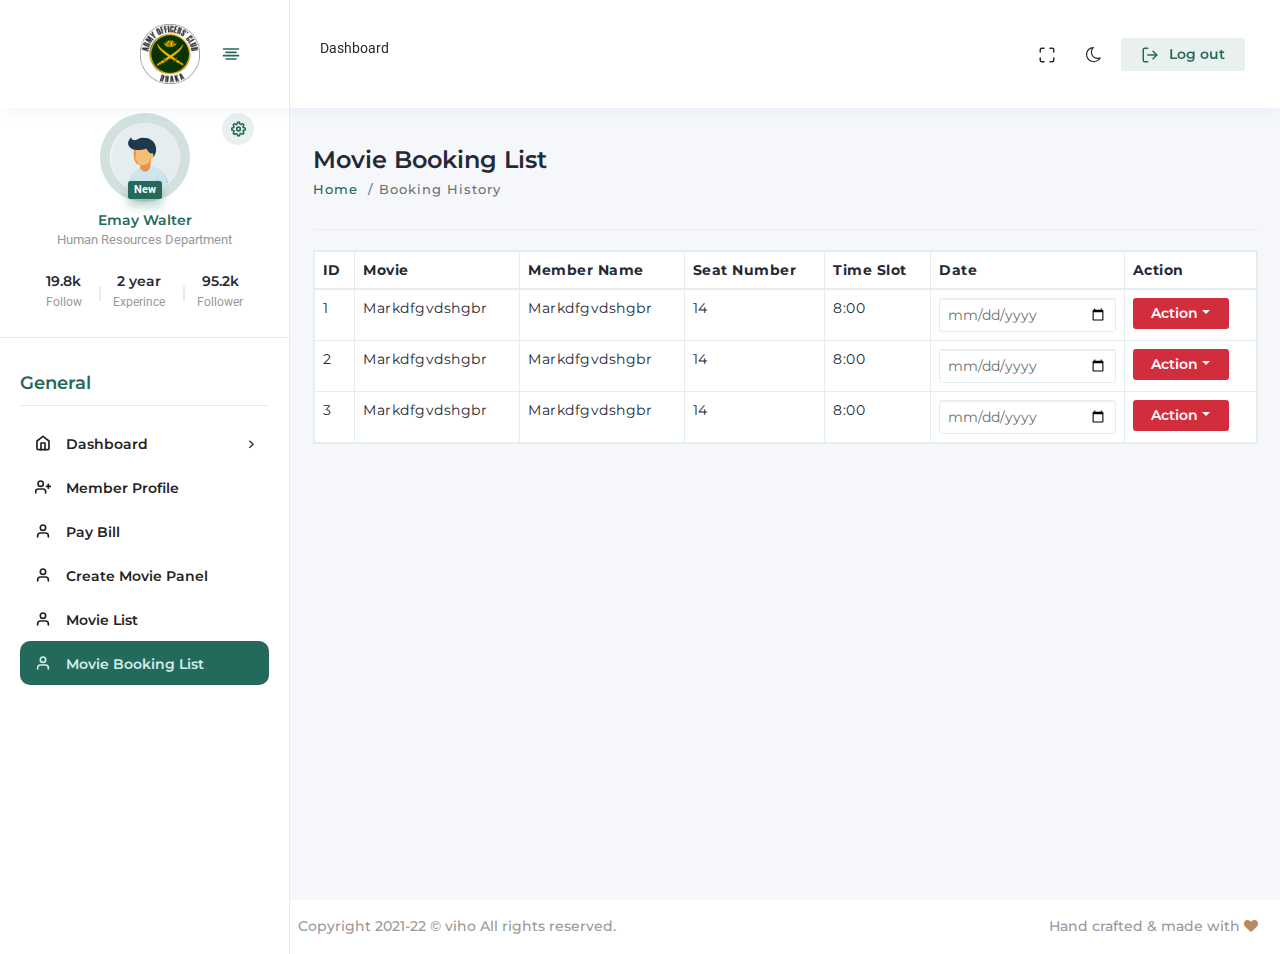
<file: theme/movie_booking.html>
<!DOCTYPE html>
<html lang="en">
  
<!-- Mirrored from admin.pixelstrap.com/viho/theme/form-wizard.html by HTTrack Website Copier/3.x [XR&CO'2014], Sun, 26 Sep 2021 04:39:48 GMT -->
<head>
    <meta http-equiv="Content-Type" content="text/html; charset=UTF-8">
    <meta http-equiv="X-UA-Compatible" content="IE=edge">
    <meta name="viewport" content="width=device-width, initial-scale=1.0">
    <meta name="description" content="viho admin is super flexible, powerful, clean &amp; modern responsive bootstrap 4 admin template with unlimited possibilities.">
    <meta name="keywords" content="admin template, viho admin template, dashboard template, flat admin template, responsive admin template, web app">
    <meta name="author" content="pixelstrap">
    <link rel="icon" href="../assets/images/favicon.png" type="image/x-icon">
    <link rel="shortcut icon" href="../assets/images/favicon.png" type="image/x-icon">
    <title>viho - Premium Admin Template</title>
    <!-- Google font-->
    <link rel="preconnect" href="https://fonts.gstatic.com/">
    <link href="https://fonts.googleapis.com/css2?family=Montserrat:ital,wght@0,100;0,200;0,300;0,400;0,500;0,600;0,700;0,800;0,900;1,100;1,200;1,300;1,400;1,500;1,600;1,700;1,800;1,900&amp;display=swap" rel="stylesheet">
    <link href="https://fonts.googleapis.com/css2?family=Roboto:ital,wght@0,100;0,300;0,400;0,500;0,700;0,900;1,100;1,300;1,400;1,500;1,700;1,900&amp;display=swap" rel="stylesheet">
    <link href="https://fonts.googleapis.com/css2?family=Rubik:ital,wght@0,400;0,500;0,600;0,700;0,800;0,900;1,300;1,400;1,500;1,600;1,700;1,800;1,900&amp;display=swap" rel="stylesheet">
    <!-- Font Awesome-->
    <link rel="stylesheet" type="text/css" href="../assets/css/fontawesome.css">
    <!-- ico-font-->
    <link rel="stylesheet" type="text/css" href="../assets/css/icofont.css">
    <!-- Themify icon-->
    <link rel="stylesheet" type="text/css" href="../assets/css/themify.css">
    <!-- Flag icon-->
    <link rel="stylesheet" type="text/css" href="../assets/css/flag-icon.css">
    <!-- Feather icon-->
    <link rel="stylesheet" type="text/css" href="../assets/css/feather-icon.css">
    <!-- Plugins css start-->
    <!-- for add/remove -->
    <link rel="stylesheet" href="https://maxcdn.bootstrapcdn.com/bootstrap/3.3.6/css/bootstrap.min.css">
    <!-- Plugins css Ends-->
    <!-- Bootstrap css-->
    <link rel="stylesheet" type="text/css" href="../assets/css/bootstrap.css">
    <!-- App css-->
    <link rel="stylesheet" type="text/css" href="../assets/css/style.css">
    <link id="color" rel="stylesheet" href="../assets/css/color-1.css" media="screen">
    <!-- Responsive css-->
    <link rel="stylesheet" type="text/css" href="../assets/css/responsive.css">
  </head>
  <body>
    <!-- Loader starts-->
    <div class="loader-wrapper">
      <div class="theme-loader">    
        <div class="loader-p"></div>
      </div>
    </div>
    <!-- Loader ends-->
    <!-- page-wrapper Start-->
    <div class="page-wrapper" id="pageWrapper">
      <!-- Page Header Start-->
      <div class="page-main-header">
        <div class="main-header-right row m-0">
          <div class="main-header-left">
            <div class="logo-wrapper"><a href="index.html"><img class="img-fluid" src="../assets/images/logo/logo.png" alt="" style="margin-left: 100px; height: 60px;"></a></div>
            <div class="dark-logo-wrapper"><a href="index.html"><img class="img-fluid" src="../assets/images/logo/dark-logo.png" alt=""></a></div>
            <div class="toggle-sidebar"><i class="status_toggle middle" data-feather="align-center" id="sidebar-toggle"></i></div>
          </div>
          <div class="left-menu-header col">
            <ul>
              <li>
                <form class="form-inline search-form">
                 <p>Dashboard</p>
                </form><span class="d-sm-none mobile-search search-bg"><i class="fa fa-search"></i></span>
              </li>
              
            </ul>
          </div>
          <div class="nav-right col pull-right right-menu p-0">
            <ul class="nav-menus">
              <li><a class="text-dark" href="#!" onclick="javascript:toggleFullScreen()"><i data-feather="maximize"></i></a></li>
             
              
              <li>
                <div class="mode"><i class="fa fa-moon-o"></i></div>
              </li>
             
              <li class="onhover-dropdown p-0">
                <button class="btn btn-primary-light" type="button"><a href="login_two.html"><i data-feather="log-out"></i>Log out</a></button>
              </li>
            </ul>
          </div>
          <div class="d-lg-none mobile-toggle pull-right w-auto"><i data-feather="more-horizontal"></i></div>
        </div>
      </div>
      <!-- Page Header Ends                              -->
      <!-- Page Body Start-->
      <div class="page-body-wrapper horizontal-menu">
        <!-- Page Sidebar Start-->
        <header class="main-nav">
            <div class="sidebar-user text-center"><a class="setting-primary" href="javascript:void(0)"><i data-feather="settings"></i></a><img class="img-90 rounded-circle" src="../assets/images/dashboard/1.png" alt="">
              <div class="badge-bottom"><span class="badge badge-primary">New</span></div><a href="user-profile.html">
                <h6 class="mt-3 f-14 f-w-600">Emay Walter</h6></a>
              <p class="mb-0 font-roboto">Human Resources Department</p>
              <ul>
                <li><span><span class="counter">19.8</span>k</span>
                  <p>Follow</p>
                </li>
                <li><span>2 year</span>
                  <p>Experince</p>
                </li>
                <li><span><span class="counter">95.2</span>k</span>
                  <p>Follower </p>
                </li>
              </ul>
            </div>
            <nav>
              <div class="main-navbar">
                <div class="left-arrow" id="left-arrow"><i data-feather="arrow-left"></i></div>
                <div id="mainnav">           
                  <ul class="nav-menu custom-scrollbar">
                    <li class="back-btn">
                      <div class="mobile-back text-end"><span>Back</span><i class="fa fa-angle-right ps-2" aria-hidden="true"></i></div>
                    </li>
                    <li class="sidebar-main-title">
                      <div>
                        <h6>General             </h6>
                      </div>
                    </li>
                    <li class="dropdown"><a class="nav-link menu-title" href="javascript:void(0)"><i data-feather="home"></i><span>Dashboard</span></a>
                      <ul class="nav-submenu menu-content">
                        <li><a href="index.html">General</a></li>
                       
                      </ul>
                    </li>
                   
                    <li><a class="nav-link menu-title link-nav" href="user-profile.html"><i data-feather="user-plus"></i><span>Member Profile</span></a></li>
                    <li><a class="nav-link menu-title link-nav" href="list.html"><i data-feather="user"></i><span>Pay Bill</span></a></li>
                    <li><a class="nav-link menu-title link-nav" href="Create_movie.html"><i data-feather="user"></i><span>Create Movie Panel</span></a></li>
                    <li><a class="nav-link menu-title link-nav" href="movie_list.html"><i data-feather="user"></i><span>Movie List</span></a></li>
                    <li><a class="nav-link menu-title link-nav" href="movie_booking.html"><i data-feather="user"></i><span>Movie Booking List</span></a></li>
                   
                    <!-- <li class="dropdown"><a class="nav-link menu-title" href="javascript:void(0)"><i data-feather="layout"></i><span>Page layout</span></a>
                      <ul class="nav-submenu menu-content">
                        <li><a href="box-layout.html">Boxed</a></li>
                        <li><a href="layout-rtl.html">RTL</a></li>
                        <li><a href="layout-dark.html">Dark</a></li>
                        <li><a href="footer-light.html">Footer Light</a></li>
                        <li><a href="footer-dark.html">Footer Dark</a></li>
                        <li><a href="footer-fixed.html">Footer Fixed</a></li>
                      </ul>
                    </li> -->
                   
                   
                  </ul>
                </div>
                <div class="right-arrow" id="right-arrow"><i data-feather="arrow-right"></i></div>
              </div>
            </nav>
          </header>
        <!-- Page Sidebar Ends-->
        <div class="page-body">
          <div class="container-fluid">
            <div class="page-header">
              <div class="row">
                <div class="col-sm-6">
                  <h3>Movie Booking List</h3>
                  <ol class="breadcrumb">
                    <li class="breadcrumb-item"><a href="index.html">Home</a></li>
                    <li class="breadcrumb-item active">Booking History</li>
                  </ol>
                </div>
                <div class="col-sm-6">
                  <!-- Bookmark Start-->
                  
                  <!-- Bookmark Ends-->
                </div>
              </div>
            </div>
          </div>
          <!-- Container-fluid starts-->
          <div class="container-fluid">
            <div class="row">
                <div class="col-sm-12">
                    <div class="card">
                     
                      <div class="table-responsive">
                        <table class="table table-bordered">
                          <thead>
                            <tr>
                              <th scope="col">ID</th>
                              <th scope="col">Movie </th>
                              <th scope="col">Member Name</th>
                              <th scope="col"> Seat Number</th>
                              <th scope="col">Time Slot</th>
                              <th scope="col">Date</th>
                              <th scope="col">Action</th>
                            </tr>
                          </thead>
                          <tbody>
                            <tr>
                              <td>1</td>
                              <td>Markdfgvdshgbr</td>
                              <td>Markdfgvdshgbr</td>
                              <td>14</td>
                              <td>8:00</td>
                              <td> <input class="form-control" type="date" required="required"></td>
                              <td>
                                <div class="btn-group" role="group">
                                    <button class="btn btn-danger dropdown-toggle" id="btnGroupVerticalDrop1" type="button" data-bs-toggle="dropdown" aria-haspopup="true" aria-expanded="false">Action</button>
                                    <div class="dropdown-menu" aria-labelledby="btnGroupVerticalDrop1">
                                        <a class="dropdown-item" href="#">Delete</a>
                                        <a class="dropdown-item" href="#">View</a>
                                    </div>
                                  </div>
                            </td>
                            </tr>
                            <tr>
                                <td>2</td>
                                <td>Markdfgvdshgbr</td>
                                <td>Markdfgvdshgbr</td>
                                <td>14</td>
                                <td>8:00</td>
                                <td> <input class="form-control" type="date" required="required"></td>
                                <td>
                                  <div class="btn-group" role="group">
                                      <button class="btn btn-danger dropdown-toggle" id="btnGroupVerticalDrop1" type="button" data-bs-toggle="dropdown" aria-haspopup="true" aria-expanded="false">Action</button>
                                      <div class="dropdown-menu" aria-labelledby="btnGroupVerticalDrop1">
                                          <a class="dropdown-item" href="#">Delete</a>
                                          <a class="dropdown-item" href="#">View</a>
                                      </div>
                                    </div>
                              </td>
                              </tr>
                              <tr>
                                <td>3</td>
                                <td>Markdfgvdshgbr</td>
                                <td>Markdfgvdshgbr</td>
                                <td>14</td>
                                <td>8:00</td>
                                <td> <input class="form-control" type="date" required="required"></td>
                                <td>
                                  <div class="btn-group" role="group">
                                      <button class="btn btn-danger dropdown-toggle" id="btnGroupVerticalDrop1" type="button" data-bs-toggle="dropdown" aria-haspopup="true" aria-expanded="false">Action</button>
                                      <div class="dropdown-menu" aria-labelledby="btnGroupVerticalDrop1">
                                          <a class="dropdown-item" href="#">Delete</a>
                                          <a class="dropdown-item" href="#">View</a>
                                      </div>
                                    </div>
                              </td>
                              </tr>
                          </tbody>
                        </table>
                      </div>
                    </div>
                  </div>
            </div>
          </div>
          <!-- Container-fluid Ends-->
          
        </div>
        <!-- footer start-->
        <footer class="footer">
          <div class="container-fluid">
            <div class="row">
              <div class="col-md-6 footer-copyright">
                <p class="mb-0">Copyright 2021-22 © viho All rights reserved.</p>
              </div>
              <div class="col-md-6">
                <p class="pull-right mb-0">Hand crafted & made with <i class="fa fa-heart font-secondary"></i></p>
              </div>
            </div>
          </div>
        </footer>
      </div>
    </div>
    <!-- latest jquery-->
    <script src="../assets/js/jquery-3.5.1.min.js"></script>
    <!-- feather icon js-->
    <script src="../assets/js/icons/feather-icon/feather.min.js"></script>
    <script src="../assets/js/icons/feather-icon/feather-icon.js"></script>
    <!-- Sidebar jquery-->
    <script src="../assets/js/sidebar-menu.js"></script>
    <script src="../assets/js/config.js"></script>
    <!-- Bootstrap js-->
    <script src="../assets/js/bootstrap/popper.min.js"></script>
    <script src="../assets/js/bootstrap/bootstrap.min.js"></script>
    <!-- Plugins JS start-->
    <script src="../assets/js/form-wizard/form-wizard.js"></script>
    <!-- Plugins JS Ends-->
    <!-- Theme js-->
    <script src="../assets/js/script.js"></script>
   
    <!-- login js-->
    <!-- Plugin used-->
    <!-- for add/remove input-->
    <script src="http://ajax.googleapis.com/ajax/libs/jquery/1.9.1/jquery.js"></script>
    <script>
         $(document).ready(function() {
      $(".add-more").click(function(){ 
          var html = $(".copy-fields").html();
          $(".after-add-more").after(html);
      });
      $("body").on("click",".remove",function(){ 
          $(this).parents(".control-group").remove();
      });

    });
    </script>
  </body>

<!-- Mirrored from admin.pixelstrap.com/viho/theme/form-wizard.html by HTTrack Website Copier/3.x [XR&CO'2014], Sun, 26 Sep 2021 04:39:49 GMT -->
</html>
</file>
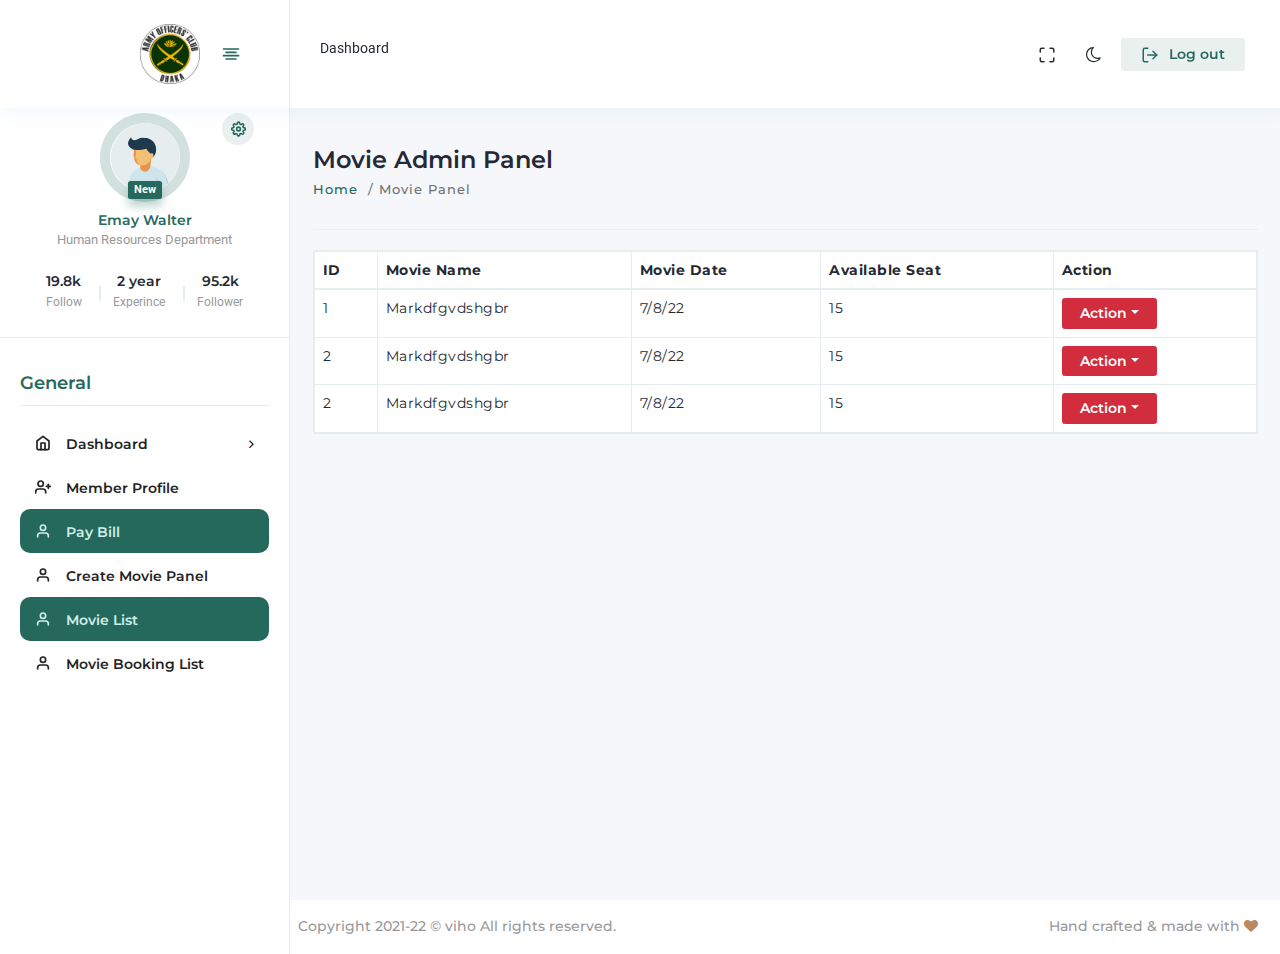
<file: theme/movie_list.html>
<!DOCTYPE html>
<html lang="en">
  
<!-- Mirrored from admin.pixelstrap.com/viho/theme/form-wizard.html by HTTrack Website Copier/3.x [XR&CO'2014], Sun, 26 Sep 2021 04:39:48 GMT -->
<head>
    <meta http-equiv="Content-Type" content="text/html; charset=UTF-8">
    <meta http-equiv="X-UA-Compatible" content="IE=edge">
    <meta name="viewport" content="width=device-width, initial-scale=1.0">
    <meta name="description" content="viho admin is super flexible, powerful, clean &amp; modern responsive bootstrap 4 admin template with unlimited possibilities.">
    <meta name="keywords" content="admin template, viho admin template, dashboard template, flat admin template, responsive admin template, web app">
    <meta name="author" content="pixelstrap">
    <link rel="icon" href="../assets/images/favicon.png" type="image/x-icon">
    <link rel="shortcut icon" href="../assets/images/favicon.png" type="image/x-icon">
    <title>viho - Premium Admin Template</title>
    <!-- Google font-->
    <link rel="preconnect" href="https://fonts.gstatic.com/">
    <link href="https://fonts.googleapis.com/css2?family=Montserrat:ital,wght@0,100;0,200;0,300;0,400;0,500;0,600;0,700;0,800;0,900;1,100;1,200;1,300;1,400;1,500;1,600;1,700;1,800;1,900&amp;display=swap" rel="stylesheet">
    <link href="https://fonts.googleapis.com/css2?family=Roboto:ital,wght@0,100;0,300;0,400;0,500;0,700;0,900;1,100;1,300;1,400;1,500;1,700;1,900&amp;display=swap" rel="stylesheet">
    <link href="https://fonts.googleapis.com/css2?family=Rubik:ital,wght@0,400;0,500;0,600;0,700;0,800;0,900;1,300;1,400;1,500;1,600;1,700;1,800;1,900&amp;display=swap" rel="stylesheet">
    <!-- Font Awesome-->
    <link rel="stylesheet" type="text/css" href="../assets/css/fontawesome.css">
    <!-- ico-font-->
    <link rel="stylesheet" type="text/css" href="../assets/css/icofont.css">
    <!-- Themify icon-->
    <link rel="stylesheet" type="text/css" href="../assets/css/themify.css">
    <!-- Flag icon-->
    <link rel="stylesheet" type="text/css" href="../assets/css/flag-icon.css">
    <!-- Feather icon-->
    <link rel="stylesheet" type="text/css" href="../assets/css/feather-icon.css">
    <!-- Plugins css start-->
    <!-- for add/remove -->
    <link rel="stylesheet" href="https://maxcdn.bootstrapcdn.com/bootstrap/3.3.6/css/bootstrap.min.css">
    <!-- Plugins css Ends-->
    <!-- Bootstrap css-->
    <link rel="stylesheet" type="text/css" href="../assets/css/bootstrap.css">
    <!-- App css-->
    <link rel="stylesheet" type="text/css" href="../assets/css/style.css">
    <link id="color" rel="stylesheet" href="../assets/css/color-1.css" media="screen">
    <!-- Responsive css-->
    <link rel="stylesheet" type="text/css" href="../assets/css/responsive.css">
  </head>
  <body>
    <!-- Loader starts-->
    <div class="loader-wrapper">
      <div class="theme-loader">    
        <div class="loader-p"></div>
      </div>
    </div>
    <!-- Loader ends-->
    <!-- page-wrapper Start-->
    <div class="page-wrapper" id="pageWrapper">
      <!-- Page Header Start-->
      <div class="page-main-header">
        <div class="main-header-right row m-0">
          <div class="main-header-left">
            <div class="logo-wrapper"><a href="index.html"><img class="img-fluid" src="../assets/images/logo/logo.png" alt="" style="margin-left: 100px; height: 60px;"></a></div>
            <div class="dark-logo-wrapper"><a href="index.html"><img class="img-fluid" src="../assets/images/logo/dark-logo.png" alt=""></a></div>
            <div class="toggle-sidebar"><i class="status_toggle middle" data-feather="align-center" id="sidebar-toggle"></i></div>
          </div>
          <div class="left-menu-header col">
            <ul>
              <li>
                <form class="form-inline search-form">
                 <p>Dashboard</p>
                </form><span class="d-sm-none mobile-search search-bg"><i class="fa fa-search"></i></span>
              </li>
              
            </ul>
          </div>
          <div class="nav-right col pull-right right-menu p-0">
            <ul class="nav-menus">
              <li><a class="text-dark" href="#!" onclick="javascript:toggleFullScreen()"><i data-feather="maximize"></i></a></li>
             
              
              <li>
                <div class="mode"><i class="fa fa-moon-o"></i></div>
              </li>
             
              <li class="onhover-dropdown p-0">
                <button class="btn btn-primary-light" type="button"><a href="login_two.html"><i data-feather="log-out"></i>Log out</a></button>
              </li>
            </ul>
          </div>
          <div class="d-lg-none mobile-toggle pull-right w-auto"><i data-feather="more-horizontal"></i></div>
        </div>
      </div>
      <!-- Page Header Ends                              -->
      <!-- Page Body Start-->
      <div class="page-body-wrapper horizontal-menu">
        <!-- Page Sidebar Start-->
        <header class="main-nav">
            <div class="sidebar-user text-center"><a class="setting-primary" href="javascript:void(0)"><i data-feather="settings"></i></a><img class="img-90 rounded-circle" src="../assets/images/dashboard/1.png" alt="">
              <div class="badge-bottom"><span class="badge badge-primary">New</span></div><a href="user-profile.html">
                <h6 class="mt-3 f-14 f-w-600">Emay Walter</h6></a>
              <p class="mb-0 font-roboto">Human Resources Department</p>
              <ul>
                <li><span><span class="counter">19.8</span>k</span>
                  <p>Follow</p>
                </li>
                <li><span>2 year</span>
                  <p>Experince</p>
                </li>
                <li><span><span class="counter">95.2</span>k</span>
                  <p>Follower </p>
                </li>
              </ul>
            </div>
            <nav>
              <div class="main-navbar">
                <div class="left-arrow" id="left-arrow"><i data-feather="arrow-left"></i></div>
                <div id="mainnav">           
                  <ul class="nav-menu custom-scrollbar">
                    <li class="back-btn">
                      <div class="mobile-back text-end"><span>Back</span><i class="fa fa-angle-right ps-2" aria-hidden="true"></i></div>
                    </li>
                    <li class="sidebar-main-title">
                      <div>
                        <h6>General             </h6>
                      </div>
                    </li>
                    <li class="dropdown"><a class="nav-link menu-title" href="javascript:void(0)"><i data-feather="home"></i><span>Dashboard</span></a>
                      <ul class="nav-submenu menu-content">
                        <li><a href="index.html">General</a></li>
                       
                      </ul>
                    </li>
                   
                    <li><a class="nav-link menu-title link-nav" href="user-profile.html"><i data-feather="user-plus"></i><span>Member Profile</span></a></li>
                    <li><a class="nav-link menu-title link-nav" href="list.html"><i data-feather="user"></i><span>Pay Bill</span></a></li>
                    <li><a class="nav-link menu-title link-nav" href="Create_movie.html"><i data-feather="user"></i><span>Create Movie Panel</span></a></li>
                    <li><a class="nav-link menu-title link-nav" href="movie_list.html"><i data-feather="user"></i><span>Movie List</span></a></li>
                    <li><a class="nav-link menu-title link-nav" href="movie_booking.html"><i data-feather="user"></i><span>Movie Booking List</span></a></li>
                   
                    <!-- <li class="dropdown"><a class="nav-link menu-title" href="javascript:void(0)"><i data-feather="layout"></i><span>Page layout</span></a>
                      <ul class="nav-submenu menu-content">
                        <li><a href="box-layout.html">Boxed</a></li>
                        <li><a href="layout-rtl.html">RTL</a></li>
                        <li><a href="layout-dark.html">Dark</a></li>
                        <li><a href="footer-light.html">Footer Light</a></li>
                        <li><a href="footer-dark.html">Footer Dark</a></li>
                        <li><a href="footer-fixed.html">Footer Fixed</a></li>
                      </ul>
                    </li> -->
                   
                   
                  </ul>
                </div>
                <div class="right-arrow" id="right-arrow"><i data-feather="arrow-right"></i></div>
              </div>
            </nav>
          </header>
        <!-- Page Sidebar Ends-->
        <div class="page-body">
          <div class="container-fluid">
            <div class="page-header">
              <div class="row">
                <div class="col-sm-6">
                  <h3>Movie Admin Panel</h3>
                  <ol class="breadcrumb">
                    <li class="breadcrumb-item"><a href="index.html">Home</a></li>
                    <li class="breadcrumb-item active">Movie Panel</li>
                  </ol>
                </div>
                <div class="col-sm-6">
                  <!-- Bookmark Start-->
                  
                  <!-- Bookmark Ends-->
                </div>
              </div>
            </div>
          </div>
          <!-- Container-fluid starts-->
          <div class="container-fluid">
            <div class="row">
                <div class="col-sm-12">
                    <div class="card">
                      
                      <div class="table-responsive">
                        <table class="table table-bordered">
                          <thead>
                            <tr>
                              <th scope="col">ID</th>
                              <th scope="col">Movie Name</th>
                              <th scope="col">Movie Date</th>
                              <th scope="col">Available Seat</th>
                              <th scope="col">Action</th>
                            </tr>
                          </thead>
                          <tbody>
                            <tr>
                              <td>1</td>
                              <td>Markdfgvdshgbr</td>
                              <td>7/8/22</td>
                              <td>15</td>
                              <td>
                                <div class="btn-group" role="group">
                                    <button class="btn btn-danger dropdown-toggle" id="btnGroupVerticalDrop1" type="button" data-bs-toggle="dropdown" aria-haspopup="true" aria-expanded="false">Action</button>
                                    <div class="dropdown-menu" aria-labelledby="btnGroupVerticalDrop1">
                                        <a class="dropdown-item" href="#">Edit</a>
                                        <a class="dropdown-item" href="#">View</a>
                                    </div>
                                  </div>
                            </td>
                            </tr>
                            <tr>
                                <td>2</td>
                                <td>Markdfgvdshgbr</td>
                                <td>7/8/22</td>
                                <td>15</td>
                                <td>
                                  <div class="btn-group" role="group">
                                      <button class="btn btn-danger dropdown-toggle" id="btnGroupVerticalDrop1" type="button" data-bs-toggle="dropdown" aria-haspopup="true" aria-expanded="false">Action</button>
                                      <div class="dropdown-menu" aria-labelledby="btnGroupVerticalDrop1">
                                          <a class="dropdown-item" href="#">Edit</a>
                                          <a class="dropdown-item" href="#">View</a>
                                      </div>
                                    </div>
                              </td>
                            </tr>
                            <tr>
                                <td>2</td>
                                <td>Markdfgvdshgbr</td>
                                <td>7/8/22</td>
                                <td>15</td>
                                <td>
                                  <div class="btn-group" role="group">
                                      <button class="btn btn-danger dropdown-toggle" id="btnGroupVerticalDrop1" type="button" data-bs-toggle="dropdown" aria-haspopup="true" aria-expanded="false">Action</button>
                                      <div class="dropdown-menu" aria-labelledby="btnGroupVerticalDrop1">
                                          <a class="dropdown-item" href="#">Edit</a>
                                          <a class="dropdown-item" href="#">View</a>
                                      </div>
                                    </div>
                              </td>
                            </tr>
                          </tbody>
                        </table>
                      </div>
                    </div>
                  </div>
            </div>
          </div>
          <!-- Container-fluid Ends-->
          
        </div>
        <!-- footer start-->
        <footer class="footer">
          <div class="container-fluid">
            <div class="row">
              <div class="col-md-6 footer-copyright">
                <p class="mb-0">Copyright 2021-22 © viho All rights reserved.</p>
              </div>
              <div class="col-md-6">
                <p class="pull-right mb-0">Hand crafted & made with <i class="fa fa-heart font-secondary"></i></p>
              </div>
            </div>
          </div>
        </footer>
      </div>
    </div>
    <!-- latest jquery-->
    <script src="../assets/js/jquery-3.5.1.min.js"></script>
    <!-- feather icon js-->
    <script src="../assets/js/icons/feather-icon/feather.min.js"></script>
    <script src="../assets/js/icons/feather-icon/feather-icon.js"></script>
    <!-- Sidebar jquery-->
    <script src="../assets/js/sidebar-menu.js"></script>
    <script src="../assets/js/config.js"></script>
    <!-- Bootstrap js-->
    <script src="../assets/js/bootstrap/popper.min.js"></script>
    <script src="../assets/js/bootstrap/bootstrap.min.js"></script>
    <!-- Plugins JS start-->
    <script src="../assets/js/form-wizard/form-wizard.js"></script>
    <!-- Plugins JS Ends-->
    <!-- Theme js-->
    <script src="../assets/js/script.js"></script>
   
    <!-- login js-->
    <!-- Plugin used-->
    <!-- for add/remove input-->
    <script src="http://ajax.googleapis.com/ajax/libs/jquery/1.9.1/jquery.js"></script>
    <script>
         $(document).ready(function() {
      $(".add-more").click(function(){ 
          var html = $(".copy-fields").html();
          $(".after-add-more").after(html);
      });
      $("body").on("click",".remove",function(){ 
          $(this).parents(".control-group").remove();
      });

    });
    </script>
  </body>

<!-- Mirrored from admin.pixelstrap.com/viho/theme/form-wizard.html by HTTrack Website Copier/3.x [XR&CO'2014], Sun, 26 Sep 2021 04:39:49 GMT -->
</html>
</file>
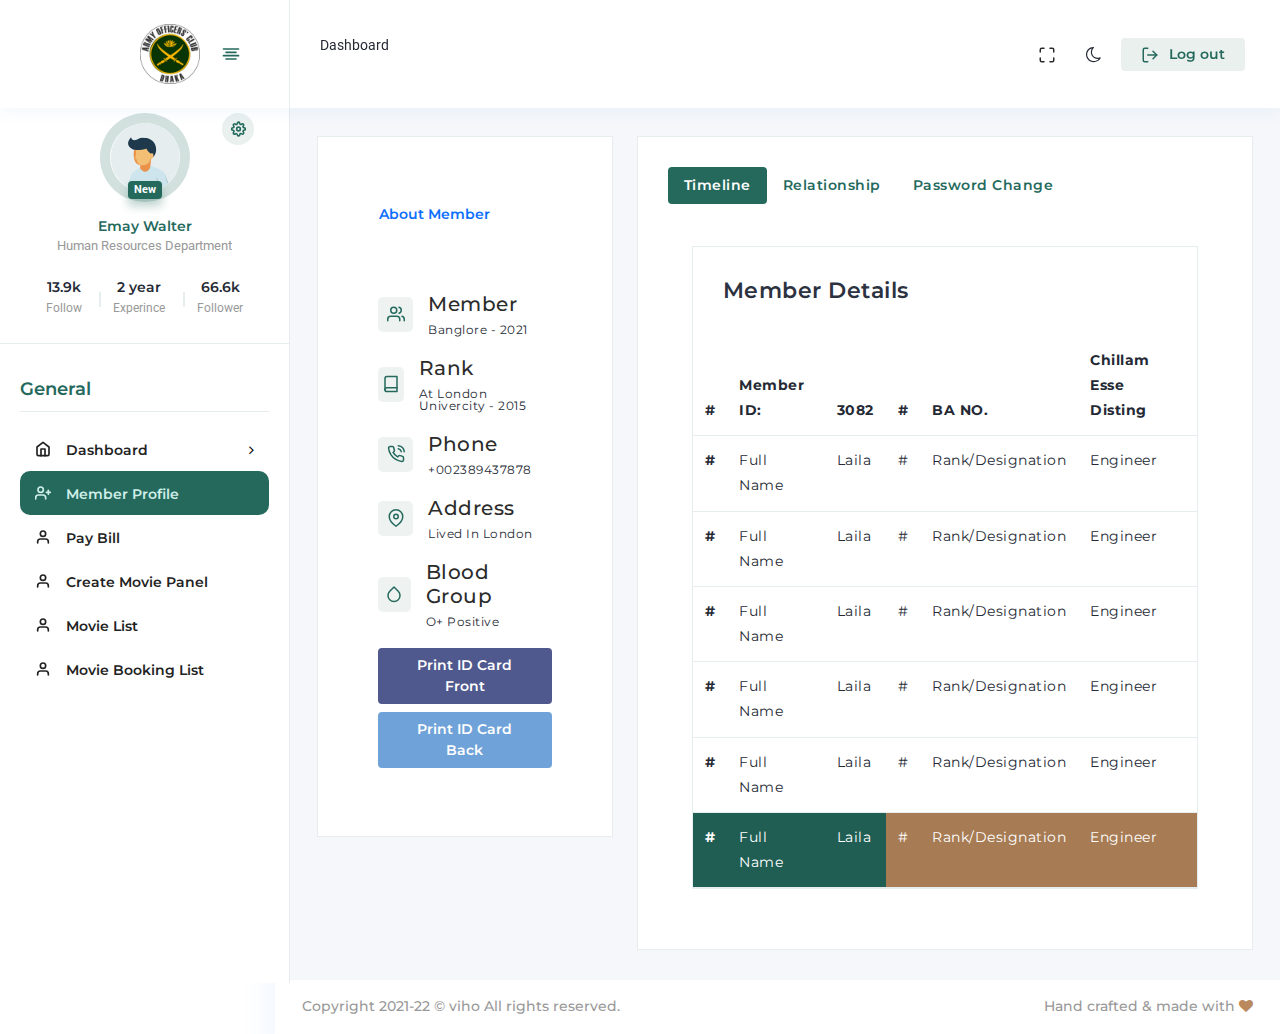
<file: theme/user-profile.html>
<!DOCTYPE html>
<html lang="en">
  
<!-- Mirrored from admin.pixelstrap.com/viho/theme/user-profile.html by HTTrack Website Copier/3.x [XR&CO'2014], Sun, 26 Sep 2021 04:09:22 GMT -->
<head>
    <meta http-equiv="Content-Type" content="text/html; charset=UTF-8">
    <meta http-equiv="X-UA-Compatible" content="IE=edge">
    <meta name="viewport" content="width=device-width, initial-scale=1.0">
    <meta name="description" content="viho admin is super flexible, powerful, clean &amp; modern responsive bootstrap 4 admin template with unlimited possibilities.">
    <meta name="keywords" content="admin template, viho admin template, dashboard template, flat admin template, responsive admin template, web app">
    <meta name="author" content="pixelstrap">
    <link rel="icon" href="../assets/images/favicon.png" type="image/x-icon">
    <link rel="shortcut icon" href="../assets/images/favicon.png" type="image/x-icon">
    <title>viho - Premium Admin Template</title>
    <!-- Google font-->
    <link rel="preconnect" href="https://fonts.gstatic.com/">
    <link href="https://fonts.googleapis.com/css2?family=Montserrat:ital,wght@0,100;0,200;0,300;0,400;0,500;0,600;0,700;0,800;0,900;1,100;1,200;1,300;1,400;1,500;1,600;1,700;1,800;1,900&amp;display=swap" rel="stylesheet">
    <link href="https://fonts.googleapis.com/css2?family=Roboto:ital,wght@0,100;0,300;0,400;0,500;0,700;0,900;1,100;1,300;1,400;1,500;1,700;1,900&amp;display=swap" rel="stylesheet">
    <link href="https://fonts.googleapis.com/css2?family=Rubik:ital,wght@0,400;0,500;0,600;0,700;0,800;0,900;1,300;1,400;1,500;1,600;1,700;1,800;1,900&amp;display=swap" rel="stylesheet">
    <!-- Font Awesome-->
    <link rel="stylesheet" type="text/css" href="../assets/css/fontawesome.css">
    <!-- ico-font-->
    <link rel="stylesheet" type="text/css" href="../assets/css/icofont.css">
    <!-- Themify icon-->
    <link rel="stylesheet" type="text/css" href="../assets/css/themify.css">
    <!-- Flag icon-->
    <link rel="stylesheet" type="text/css" href="../assets/css/flag-icon.css">
    <!-- Feather icon-->
    <link rel="stylesheet" type="text/css" href="../assets/css/feather-icon.css">
    <!-- Plugins css start-->
    <link rel="stylesheet" type="text/css" href="../assets/css/photoswipe.css">
    <!-- Plugins css Ends-->
    <!-- Bootstrap css-->
    <link rel="stylesheet" type="text/css" href="../assets/css/bootstrap.css">
    <!-- App css-->
    <link rel="stylesheet" type="text/css" href="../assets/css/style.css">
    <link id="color" rel="stylesheet" href="../assets/css/color-1.css" media="screen">
    <!-- Responsive css-->
    <link rel="stylesheet" type="text/css" href="../assets/css/responsive.css">
  </head>
  <body>
    <!-- Loader starts-->
    <div class="loader-wrapper">
      <div class="theme-loader">    
        <div class="loader-p"></div>
      </div>
    </div>
    <!-- Loader ends-->
    <!-- page-wrapper Start-->
    <div class="page-wrapper" id="pageWrapper">
      <!-- Page Header Start-->
      <div class="page-main-header">
        <div class="main-header-right row m-0">
          <div class="main-header-left">
            <div class="logo-wrapper"><a href="index.html"><img class="img-fluid" src="../assets/images/logo/logo.png" alt="" style="margin-left: 100px; height: 60px;"></a></div>
            <div class="dark-logo-wrapper"><a href="index.html"><img class="img-fluid" src="../assets/images/logo/dark-logo.png" alt=""></a></div>
            <div class="toggle-sidebar"><i class="status_toggle middle" data-feather="align-center" id="sidebar-toggle"></i></div>
          </div>
          <div class="left-menu-header col">
            <ul>
              <li>
                <form class="form-inline search-form">
                 <p>Dashboard</p>
                </form><span class="d-sm-none mobile-search search-bg"><i class="fa fa-search"></i></span>
              </li>
              
            </ul>
          </div>
          <div class="nav-right col pull-right right-menu p-0">
            <ul class="nav-menus">
              <li><a class="text-dark" href="#!" onclick="javascript:toggleFullScreen()"><i data-feather="maximize"></i></a></li>
             
              
              <li>
                <div class="mode"><i class="fa fa-moon-o"></i></div>
              </li>
             
              <li class="onhover-dropdown p-0">
                <button class="btn btn-primary-light" type="button"><a href="login_two.html"><i data-feather="log-out"></i>Log out</a></button>
              </li>
            </ul>
          </div>
          <div class="d-lg-none mobile-toggle pull-right w-auto"><i data-feather="more-horizontal"></i></div>
        </div>
      </div>
      <!-- Page Header Ends                              -->
      <!-- Page Body Start-->
      <div class="page-body-wrapper horizontal-menu">
        <!-- Page Sidebar Start-->
        <header class="main-nav">
          <div class="sidebar-user text-center"><a class="setting-primary" href="javascript:void(0)"><i data-feather="settings"></i></a><img class="img-90 rounded-circle" src="../assets/images/dashboard/1.png" alt="">
            <div class="badge-bottom"><span class="badge badge-primary">New</span></div><a href="user-profile.html">
              <h6 class="mt-3 f-14 f-w-600">Emay Walter</h6></a>
            <p class="mb-0 font-roboto">Human Resources Department</p>
            <ul>
              <li><span><span class="counter">19.8</span>k</span>
                <p>Follow</p>
              </li>
              <li><span>2 year</span>
                <p>Experince</p>
              </li>
              <li><span><span class="counter">95.2</span>k</span>
                <p>Follower </p>
              </li>
            </ul>
          </div>
          <nav>
            <div class="main-navbar">
              <div class="left-arrow" id="left-arrow"><i data-feather="arrow-left"></i></div>
              <div id="mainnav">           
                <ul class="nav-menu custom-scrollbar">
                  <li class="back-btn">
                    <div class="mobile-back text-end"><span>Back</span><i class="fa fa-angle-right ps-2" aria-hidden="true"></i></div>
                  </li>
                  <li class="sidebar-main-title">
                    <div>
                      <h6>General </h6>
                    </div>
                  </li>
                  <li class="dropdown"><a class="nav-link menu-title" href="javascript:void(0)"><i data-feather="home"></i><span>Dashboard</span></a>
                    <ul class="nav-submenu menu-content">
                      <li><a href="index.html">General</a></li>
                     
                    </ul>
                  </li>
                  
                  <li><a class="nav-link menu-title link-nav" href="user-profile.html"><i data-feather="user-plus"></i><span>Member Profile</span></a></li>
                  <li><a class="nav-link menu-title link-nav" href="list.html"><i data-feather="user"></i><span>Pay Bill</span></a></li>
                  <li><a class="nav-link menu-title link-nav" href="Create_movie.html"><i data-feather="user"></i><span>Create Movie Panel</span></a></li>
                  <li><a class="nav-link menu-title link-nav" href="movie_list.html"><i data-feather="user"></i><span>Movie List</span></a></li>
                  <li><a class="nav-link menu-title link-nav" href="movie_booking.html"><i data-feather="user"></i><span>Movie Booking List</span></a></li>
                 
                  <!-- <li class="dropdown"><a class="nav-link menu-title" href="javascript:void(0)"><i data-feather="layout"></i><span>Page layout</span></a>
                    <ul class="nav-submenu menu-content">
                      <li><a href="box-layout.html">Boxed</a></li>
                      <li><a href="layout-rtl.html">RTL</a></li>
                      <li><a href="layout-dark.html">Dark</a></li>
                      <li><a href="footer-light.html">Footer Light</a></li>
                      <li><a href="footer-dark.html">Footer Dark</a></li>
                      <li><a href="footer-fixed.html">Footer Fixed</a></li>
                    </ul>
                  </li> -->
                 
                 
                </ul>
              </div>
              <div class="right-arrow" id="right-arrow"><i data-feather="arrow-right"></i></div>
            </div>
          </nav>
        </header>
        <!-- Page Sidebar Ends-->
        <div class="page-body">
          <div class="container-fluid">
            <div class="page-header">  
            </div>
          </div>
          <!-- Container-fluid starts-->
          <div class="container-fluid">
            <div class="user-profile">
                <div class="row">
                <div class="col-md-4">
                  <div class="card">
                         
                    <div class="card-body">
                  <div class="card-header">
                    <h5 class="p-0">
                      <button class="btn btn-link ps-0" data-bs-toggle="collapse" data-bs-target="#collapseicon2" aria-expanded="true" aria-controls="collapseicon2">About Member</button>
                    </h5>
                  </div>
                  <div class="card-body post-about">
                    <ul>
                      <li>
                        <div class="icon"><i data-feather="users"></i></div>
                        <div>
                          <h5>Member</h5>
                          <p>banglore - 2021</p>
                        </div>
                      </li>
                      <li>
                        <div class="icon"><i data-feather="book"></i></div>
                        <div>
                          <h5>Rank</h5>
                          <p>at london univercity - 2015</p>
                        </div>
                      </li>
                      <li>
                        <div class="icon"><i data-feather="phone-call"></i></div>
                        <div>
                          <h5>Phone</h5>
                          <p>+002389437878</p>
                        </div>
                      </li>
                      <li>
                        <div class="icon"><i data-feather="map-pin"></i></div>
                        <div>
                          <h5>Address</h5>
                          <p>lived in london</p>
                        </div>
                      </li>
                      <li>
                        <div class="icon"><i data-feather="droplet"></i></div>
                        <div>
                          <h5>Blood group</h5>
                          <p>O+ positive</p>
                        </div>
                      </li>
                    </ul>
                    <div class="social-network theme-form">
                      <button class="btn social-btn btn-fb mb-2 text-center">Print ID Card Front</button>
                      <button class="btn social-btn btn-twitter mb-2 text-center">Print ID Card Back</button>
                      
                    </div>
                  </div>
                </div>
              </div>
            </div>
           
            
                    
                    <div class="col-md-8">

                      
                        <div class="card">
                         
                          <div class="card-body">
                            <ul class="nav nav-pills" id="pills-tab" role="tablist">
                              <li class="nav-item"><a class="nav-link active" id="pills-home-tab" data-bs-toggle="pill" href="#pills-home" role="tab" aria-controls="pills-home" aria-selected="true">Timeline
                                  <div class="media"></div></a></li>
                              <li class="nav-item"><a class="nav-link" id="pills-profile-tab" data-bs-toggle="pill" href="#pills-profile" role="tab" aria-controls="pills-profile" aria-selected="false">Relationship</a></li>
                              <li class="nav-item"><a class="nav-link" id="pills-contact-tab" data-bs-toggle="pill" href="#pills-contact" role="tab" aria-controls="pills-contact" aria-selected="false">Password Change</a></li>
                            </ul>
                            <br>
                            <br>
                            <div class="tab-content" id="pills-tabContent">
                              <div class="tab-pane fade show active" id="pills-home" role="tabpanel" aria-labelledby="pills-home-tab">
                               <!-- uu -->
                               <div class="container-fluid">
                                <div class="user-profile">
                                  <div class="row">
                                    <!-- user profile header start-->
                                  
                                    <!-- user profile header end-->
                                 
                                
                                        <!-- profile post start-->
                                        
                                          
                                        <div class="col-md-12">
                                          <div class="card">
                                            <div class="card-header">
                                              <h5>Member Details</h5>
                                            </div>
                                            <div class="table-responsive">
                                              <table class="table">
                                                <thead>
                                                  <tr>
                                                    <th scope="col">#</th>
                                                    <th scope="col">Member ID:</th>
                                                    <th scope="col">3082</th>
                                                    <th scope="col">#</th>
                                                    <th scope="col">BA NO.</th>
                                                    <th scope="col">Chillam Esse Disting</th>
                                                  </tr>
                                                </thead>
                                                <tbody>
                                                  <tr>
                                                    <th scope="row">#</th>
                                                    <td>Full Name</td>
                                                    <td>Laila</td>
                                                    <td>#</td>
                                                    <td>Rank/Designation</td>
                                                    <td>Engineer</td>
                                                  </tr>
                                                  <tr>
                                                    <th scope="row">#</th>
                                                    <td>Full Name</td>
                                                    <td>Laila</td>
                                                    <td>#</td>
                                                    <td>Rank/Designation</td>
                                                    <td>Engineer</td>
                                                  </tr>
                                                  <tr>
                                                    <th scope="row">#</th>
                                                    <td>Full Name</td>
                                                    <td>Laila</td>
                                                    <td>#</td>
                                                    <td>Rank/Designation</td>
                                                    <td>Engineer</td>
                                                  </tr>
                                                  <tr>
                                                    <th scope="row">#</th>
                                                    <td>Full Name</td>
                                                    <td>Laila</td>
                                                    <td>#</td>
                                                    <td>Rank/Designation</td>
                                                    <td>Engineer</td>
                                                  </tr>
                                                  <tr>
                                                    <th scope="row">#</th>
                                                    <td>Full Name</td>
                                                    <td>Laila</td>
                                                    <td>#</td>
                                                    <td>Rank/Designation</td>
                                                    <td>Engineer</td>
                                                  </tr>
                                                
                                                  <tr class="table-active">
                                                    <th scope="row" class="bg-primary">#</th>
                                                    <td class="bg-primary">Full Name</td>
                                                    <td class="bg-primary">Laila</td>
                                                    <td class="bg-secondary">#</td>
                                                    <td class="bg-secondary">Rank/Designation</td>
                                                    <td class="bg-secondary">Engineer</td>
                                                  </tr>
                                                </tbody>
                                              </table>
                                            </div>
                                          </div>
                                        </div>
                                        
                                       
                                        <!-- profile post end-->
                                                                
                                     
                                    <!-- user profile fifth-style end-->
                                    <div class="pswp" tabindex="-1" role="dialog" aria-hidden="true">
                                      <div class="pswp__bg"></div>
                                      <div class="pswp__scroll-wrap">
                                        <div class="pswp__container">
                                          <div class="pswp__item"></div>
                                          <div class="pswp__item"></div>
                                          <div class="pswp__item"></div>
                                        </div>
                                        <div class="pswp__ui pswp__ui--hidden">
                                          <div class="pswp__top-bar">
                                            <div class="pswp__counter"></div>
                                            <button class="pswp__button pswp__button--close" title="Close (Esc)"></button>
                                            <button class="pswp__button pswp__button--share" title="Share"></button>
                                            <button class="pswp__button pswp__button--fs" title="Toggle fullscreen"></button>
                                            <button class="pswp__button pswp__button--zoom" title="Zoom in/out"></button>
                                            <div class="pswp__preloader">
                                              <div class="pswp__preloader__icn">
                                                <div class="pswp__preloader__cut">
                                                  <div class="pswp__preloader__donut"></div>
                                                </div>
                                              </div>
                                            </div>
                                          </div>
                                          <div class="pswp__share-modal pswp__share-modal--hidden pswp__single-tap">
                                            <div class="pswp__share-tooltip"></div>
                                          </div>
                                          <button class="pswp__button pswp__button--arrow--left" title="Previous (arrow left)"></button>
                                          <button class="pswp__button pswp__button--arrow--right" title="Next (arrow right)"></button>
                                          <div class="pswp__caption">
                                            <div class="pswp__caption__center"></div>
                                          </div>
                                        </div>
                                      </div>
                                    </div>
                                  </div>
                                </div>
                              </div>
                               <!-- hj -->
                              </div>
                              <div class="tab-pane fade" id="pills-profile" role="tabpanel" aria-labelledby="pills-profile-tab">
                                <div class="container-fluid">
                                    <div class="user-profile">
                                      <div class="row">
                                        <!-- user profile header start-->
                                      
                                        <!-- user profile header end-->
                                       
                                      
                                            <!-- profile post start-->
                                            
                                              
                                            <div class="col-md-12">
                                              <div class="card">
                                                <div class="card-header">
                                                  <h5>Relationship Details</h5>
                                                </div>
                                                <div class="table-responsive">
                                                  <table class="table">
                                                    <thead>
                                                      <tr>
                                                        <th scope="col">#</th>
                                                        <th scope="col">Member ID:</th>
                                                        <th scope="col">3082</th>
                                                        <th scope="col">#</th>
                                                        <th scope="col">BA NO.</th>
                                                        <th scope="col">Chillam Esse Disting</th>
                                                      </tr>
                                                    </thead>
                                                    <tbody>
                                                      <tr>
                                                        <th scope="row">#</th>
                                                        <td>Full Name</td>
                                                        <td>Laila</td>
                                                        <td>#</td>
                                                        <td>Rank/Designation</td>
                                                        <td>Engineer</td>
                                                      </tr>
                                                      <tr>
                                                        <th scope="row">#</th>
                                                        <td>Full Name</td>
                                                        <td>Laila</td>
                                                        <td>#</td>
                                                        <td>Rank/Designation</td>
                                                        <td>Engineer</td>
                                                      </tr>
                                                      <tr>
                                                        <th scope="row">#</th>
                                                        <td>Full Name</td>
                                                        <td>Laila</td>
                                                        <td>#</td>
                                                        <td>Rank/Designation</td>
                                                        <td>Engineer</td>
                                                      </tr>
                                                      <tr>
                                                        <th scope="row">#</th>
                                                        <td>Full Name</td>
                                                        <td>Laila</td>
                                                        <td>#</td>
                                                        <td>Rank/Designation</td>
                                                        <td>Engineer</td>
                                                      </tr>
                                                      <tr>
                                                        <th scope="row">#</th>
                                                        <td>Full Name</td>
                                                        <td>Laila</td>
                                                        <td>#</td>
                                                        <td>Rank/Designation</td>
                                                        <td>Engineer</td>
                                                      </tr>
                                                    
                                                      <tr class="table-active">
                                                        <th scope="row" class="bg-primary">#</th>
                                                        <td class="bg-primary">Full Name</td>
                                                        <td class="bg-primary">Laila</td>
                                                        <td class="bg-secondary">#</td>
                                                        <td class="bg-secondary">Rank/Designation</td>
                                                        <td class="bg-secondary">Engineer</td>
                                                      </tr>
                                                    </tbody>
                                                  </table>
                                                </div>
                                              </div>
                                            </div>
                                            
                                           
                                            <!-- profile post end-->
                                                                    
                                         
                                        <!-- user profile fifth-style end-->
                                        <div class="pswp" tabindex="-1" role="dialog" aria-hidden="true">
                                          <div class="pswp__bg"></div>
                                          <div class="pswp__scroll-wrap">
                                            <div class="pswp__container">
                                              <div class="pswp__item"></div>
                                              <div class="pswp__item"></div>
                                              <div class="pswp__item"></div>
                                            </div>
                                            <div class="pswp__ui pswp__ui--hidden">
                                              <div class="pswp__top-bar">
                                                <div class="pswp__counter"></div>
                                                <button class="pswp__button pswp__button--close" title="Close (Esc)"></button>
                                                <button class="pswp__button pswp__button--share" title="Share"></button>
                                                <button class="pswp__button pswp__button--fs" title="Toggle fullscreen"></button>
                                                <button class="pswp__button pswp__button--zoom" title="Zoom in/out"></button>
                                                <div class="pswp__preloader">
                                                  <div class="pswp__preloader__icn">
                                                    <div class="pswp__preloader__cut">
                                                      <div class="pswp__preloader__donut"></div>
                                                    </div>
                                                  </div>
                                                </div>
                                              </div>
                                              <div class="pswp__share-modal pswp__share-modal--hidden pswp__single-tap">
                                                <div class="pswp__share-tooltip"></div>
                                              </div>
                                              <button class="pswp__button pswp__button--arrow--left" title="Previous (arrow left)"></button>
                                              <button class="pswp__button pswp__button--arrow--right" title="Next (arrow right)"></button>
                                              <div class="pswp__caption">
                                                <div class="pswp__caption__center"></div>
                                              </div>
                                            </div>
                                          </div>
                                        </div>
                                      </div>
                                    </div>
                                  </div>
                              </div>
                              <div class="tab-pane fade" id="pills-contact" role="tabpanel" aria-labelledby="pills-contact-tab">
                                <div class="container-fluid">
                                    <div class="user-profile">
                                      <div class="row">
                                        <!-- user profile header start-->
                                      
                                        <!-- user profile header end-->
                                       
                                      
                                            <!-- profile post start-->
                                            
                                              
                                            <div class="col-md-12">
                                              <div class="card">
                                                <div class="card-header">
                                                  <h5>Password Details</h5>
                                                </div>
                                                <div class="table-responsive">
                                                  <table class="table">
                                                    <thead>
                                                      <tr>
                                                        <th scope="col">#</th>
                                                        <th scope="col">Member ID:</th>
                                                        <th scope="col">3082</th>
                                                        <th scope="col">#</th>
                                                        <th scope="col">BA NO.</th>
                                                        <th scope="col">Chillam Esse Disting</th>
                                                      </tr>
                                                    </thead>
                                                    <tbody>
                                                      <tr>
                                                        <th scope="row">#</th>
                                                        <td>Full Name</td>
                                                        <td>Laila</td>
                                                        <td>#</td>
                                                        <td>Rank/Designation</td>
                                                        <td>Engineer</td>
                                                      </tr>
                                                      <tr>
                                                        <th scope="row">#</th>
                                                        <td>Full Name</td>
                                                        <td>Laila</td>
                                                        <td>#</td>
                                                        <td>Rank/Designation</td>
                                                        <td>Engineer</td>
                                                      </tr>
                                                      <tr>
                                                        <th scope="row">#</th>
                                                        <td>Full Name</td>
                                                        <td>Laila</td>
                                                        <td>#</td>
                                                        <td>Rank/Designation</td>
                                                        <td>Engineer</td>
                                                      </tr>
                                                      <tr>
                                                        <th scope="row">#</th>
                                                        <td>Full Name</td>
                                                        <td>Laila</td>
                                                        <td>#</td>
                                                        <td>Rank/Designation</td>
                                                        <td>Engineer</td>
                                                      </tr>
                                                      <tr>
                                                        <th scope="row">#</th>
                                                        <td>Full Name</td>
                                                        <td>Laila</td>
                                                        <td>#</td>
                                                        <td>Rank/Designation</td>
                                                        <td>Engineer</td>
                                                      </tr>
                                                    
                                                      <tr class="table-active">
                                                        <th scope="row" class="bg-primary">#</th>
                                                        <td class="bg-primary">Full Name</td>
                                                        <td class="bg-primary">Laila</td>
                                                        <td class="bg-secondary">#</td>
                                                        <td class="bg-secondary">Rank/Designation</td>
                                                        <td class="bg-secondary">Engineer</td>
                                                      </tr>
                                                    </tbody>
                                                  </table>
                                                </div>
                                              </div>
                                            </div>
                                            
                                           
                                            <!-- profile post end-->
                                                                    
                                         
                                        <!-- user profile fifth-style end-->
                                        <div class="pswp" tabindex="-1" role="dialog" aria-hidden="true">
                                          <div class="pswp__bg"></div>
                                          <div class="pswp__scroll-wrap">
                                            <div class="pswp__container">
                                              <div class="pswp__item"></div>
                                              <div class="pswp__item"></div>
                                              <div class="pswp__item"></div>
                                            </div>
                                            <div class="pswp__ui pswp__ui--hidden">
                                              <div class="pswp__top-bar">
                                                <div class="pswp__counter"></div>
                                                <button class="pswp__button pswp__button--close" title="Close (Esc)"></button>
                                                <button class="pswp__button pswp__button--share" title="Share"></button>
                                                <button class="pswp__button pswp__button--fs" title="Toggle fullscreen"></button>
                                                <button class="pswp__button pswp__button--zoom" title="Zoom in/out"></button>
                                                <div class="pswp__preloader">
                                                  <div class="pswp__preloader__icn">
                                                    <div class="pswp__preloader__cut">
                                                      <div class="pswp__preloader__donut"></div>
                                                    </div>
                                                  </div>
                                                </div>
                                              </div>
                                              <div class="pswp__share-modal pswp__share-modal--hidden pswp__single-tap">
                                                <div class="pswp__share-tooltip"></div>
                                              </div>
                                              <button class="pswp__button pswp__button--arrow--left" title="Previous (arrow left)"></button>
                                              <button class="pswp__button pswp__button--arrow--right" title="Next (arrow right)"></button>
                                              <div class="pswp__caption">
                                                <div class="pswp__caption__center"></div>
                                              </div>
                                            </div>
                                          </div>
                                        </div>
                                      </div>
                                    </div>
                                  </div>
                              </div>
                            </div>
                              </div>
                               
                              </div>
                           </div>

 
                            










                          </div>
                        </div>
                      </div>
                   
                  </div>



              
                <!-- user profile header start-->
              
                <!-- user profile header end-->
               
             
                <!-- user profile fifth-style end-->
                <div class="pswp" tabindex="-1" role="dialog" aria-hidden="true">
                  <div class="pswp__bg"></div>
                  <div class="pswp__scroll-wrap">
                    <div class="pswp__container">
                      <div class="pswp__item"></div>
                      <div class="pswp__item"></div>
                      <div class="pswp__item"></div>
                    </div>
                    <div class="pswp__ui pswp__ui--hidden">
                      <div class="pswp__top-bar">
                        <div class="pswp__counter"></div>
                        <button class="pswp__button pswp__button--close" title="Close (Esc)"></button>
                        <button class="pswp__button pswp__button--share" title="Share"></button>
                        <button class="pswp__button pswp__button--fs" title="Toggle fullscreen"></button>
                        <button class="pswp__button pswp__button--zoom" title="Zoom in/out"></button>
                        <div class="pswp__preloader">
                          <div class="pswp__preloader__icn">
                            <div class="pswp__preloader__cut">
                              <div class="pswp__preloader__donut"></div>
                            </div>
                          </div>
                        </div>
                      </div>
                      <div class="pswp__share-modal pswp__share-modal--hidden pswp__single-tap">
                        <div class="pswp__share-tooltip"></div>
                      </div>
                      <button class="pswp__button pswp__button--arrow--left" title="Previous (arrow left)"></button>
                      <button class="pswp__button pswp__button--arrow--right" title="Next (arrow right)"></button>
                      <div class="pswp__caption">
                        <div class="pswp__caption__center"></div>
                      </div>
                    </div>
                  </div>
                </div>
              </div>
            </div>
          </div>
          <!-- Container-fluid Ends-->
        </div>
        <!-- footer start-->
        <footer class="footer">
          <div class="container-fluid">
            <div class="row">
              <div class="col-md-6 footer-copyright">
                <p class="mb-0">Copyright 2021-22 © viho All rights reserved.</p>
              </div>
              <div class="col-md-6">
                <p class="pull-right mb-0">Hand crafted & made with <i class="fa fa-heart font-secondary"></i></p>
              </div>
            </div>
          </div>
        </footer>
      </div>
    </div>
    <!-- latest jquery-->
    <script src="../assets/js/jquery-3.5.1.min.js"></script>
    <!-- feather icon js-->
    <script src="../assets/js/icons/feather-icon/feather.min.js"></script>
    <script src="../assets/js/icons/feather-icon/feather-icon.js"></script>
    <!-- Sidebar jquery-->
    <script src="../assets/js/sidebar-menu.js"></script>
    <script src="../assets/js/config.js"></script>
    <!-- Bootstrap js-->
    <script src="../assets/js/bootstrap/popper.min.js"></script>
    <script src="../assets/js/bootstrap/bootstrap.min.js"></script>
    <!-- Plugins JS start-->
    <script src="../assets/js/counter/jquery.waypoints.min.js"></script>
    <script src="../assets/js/counter/jquery.counterup.min.js"></script>
    <script src="../assets/js/counter/counter-custom.js"></script>
    <script src="../assets/js/photoswipe/photoswipe.min.js"></script>
    <script src="../assets/js/photoswipe/photoswipe-ui-default.min.js"></script>
    <script src="../assets/js/photoswipe/photoswipe.js"></script>
    <!-- Plugins JS Ends-->
    <!-- Theme js-->
    <script src="../assets/js/script.js"></script>
    <!-- <script src="../assets/js/theme-customizer/customizer.js"></script> -->
    <!-- login js-->
    <!-- Plugin used-->
  </body>

<!-- Mirrored from admin.pixelstrap.com/viho/theme/user-profile.html by HTTrack Website Copier/3.x [XR&CO'2014], Sun, 26 Sep 2021 04:10:51 GMT -->
</html>
</file>
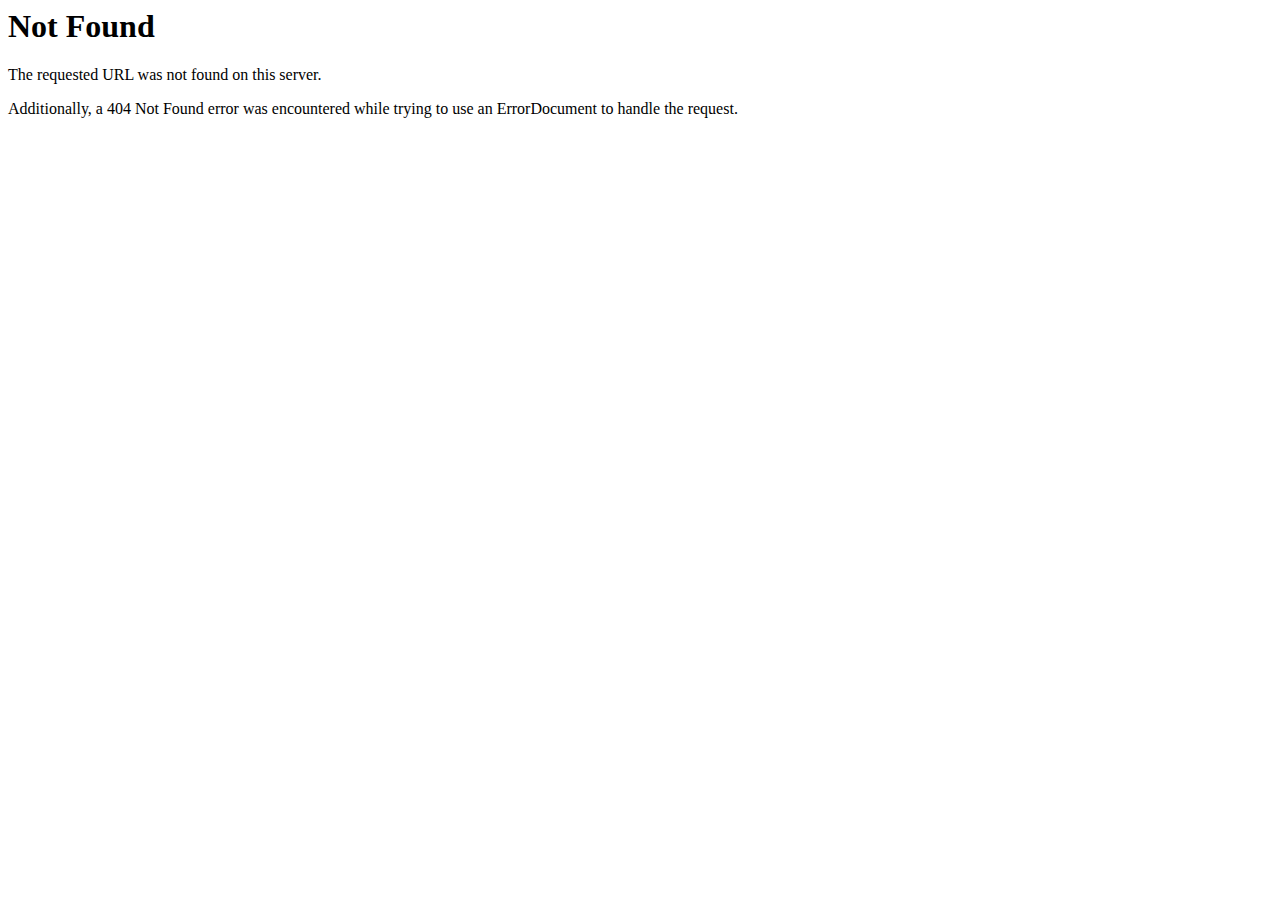
<file: assets/css/${file-1x}.html>
<!DOCTYPE HTML PUBLIC "-//IETF//DTD HTML 2.0//EN">
<html><head>
<title>404 Not Found</title>
</head><body>
<h1>Not Found</h1>
<p>The requested URL was not found on this server.</p>
<p>Additionally, a 404 Not Found
error was encountered while trying to use an ErrorDocument to handle the request.</p>
</body></html>
</file>
<file: assets/css/themify.css>
@font-face {
  font-family: 'themify';
  src:url('fonts/themify.eot?-fvbane');
  src:url('fonts/themify.eot?#iefix-fvbane') format('embedded-opentype'),
    url('fonts/themify.woff?-fvbane') format('woff'),
    url('fonts/themify.ttf?-fvbane') format('truetype'),
    url('fonts/themify.svg?-fvbane#themify') format('svg');
  font-weight: normal;
  font-style: normal;
}

[class^="ti-"], [class*=" ti-"] {
  font-family: 'themify';
  speak: none;
  font-style: normal;
  font-weight: normal;
  font-variant: normal;
  text-transform: none;
  line-height: 1;

  /* Better Font Rendering =========== */
  -webkit-font-smoothing: antialiased;
  -moz-osx-font-smoothing: grayscale;
}

.ti-wand:before {
  content: "\e600";
}
.ti-volume:before {
  content: "\e601";
}
.ti-user:before {
  content: "\e602";
}
.ti-unlock:before {
  content: "\e603";
}
.ti-unlink:before {
  content: "\e604";
}
.ti-trash:before {
  content: "\e605";
}
.ti-thought:before {
  content: "\e606";
}
.ti-target:before {
  content: "\e607";
}
.ti-tag:before {
  content: "\e608";
}
.ti-tablet:before {
  content: "\e609";
}
.ti-star:before {
  content: "\e60a";
}
.ti-spray:before {
  content: "\e60b";
}
.ti-signal:before {
  content: "\e60c";
}
.ti-shopping-cart:before {
  content: "\e60d";
}
.ti-shopping-cart-full:before {
  content: "\e60e";
}
.ti-settings:before {
  content: "\e60f";
}
.ti-search:before {
  content: "\e610";
}
.ti-zoom-in:before {
  content: "\e611";
}
.ti-zoom-out:before {
  content: "\e612";
}
.ti-cut:before {
  content: "\e613";
}
.ti-ruler:before {
  content: "\e614";
}
.ti-ruler-pencil:before {
  content: "\e615";
}
.ti-ruler-alt:before {
  content: "\e616";
}
.ti-bookmark:before {
  content: "\e617";
}
.ti-bookmark-alt:before {
  content: "\e618";
}
.ti-reload:before {
  content: "\e619";
}
.ti-plus:before {
  content: "\e61a";
}
.ti-pin:before {
  content: "\e61b";
}
.ti-pencil:before {
  content: "\e61c";
}
.ti-pencil-alt:before {
  content: "\e61d";
}
.ti-paint-roller:before {
  content: "\e61e";
}
.ti-paint-bucket:before {
  content: "\e61f";
}
.ti-na:before {
  content: "\e620";
}
.ti-mobile:before {
  content: "\e621";
}
.ti-minus:before {
  content: "\e622";
}
.ti-medall:before {
  content: "\e623";
}
.ti-medall-alt:before {
  content: "\e624";
}
.ti-marker:before {
  content: "\e625";
}
.ti-marker-alt:before {
  content: "\e626";
}
.ti-arrow-up:before {
  content: "\e627";
}
.ti-arrow-right:before {
  content: "\e628";
}
.ti-arrow-left:before {
  content: "\e629";
}
.ti-arrow-down:before {
  content: "\e62a";
}
.ti-lock:before {
  content: "\e62b";
}
.ti-location-arrow:before {
  content: "\e62c";
}
.ti-link:before {
  content: "\e62d";
}
.ti-layout:before {
  content: "\e62e";
}
.ti-layers:before {
  content: "\e62f";
}
.ti-layers-alt:before {
  content: "\e630";
}
.ti-key:before {
  content: "\e631";
}
.ti-import:before {
  content: "\e632";
}
.ti-image:before {
  content: "\e633";
}
.ti-heart:before {
  content: "\e634";
}
.ti-heart-broken:before {
  content: "\e635";
}
.ti-hand-stop:before {
  content: "\e636";
}
.ti-hand-open:before {
  content: "\e637";
}
.ti-hand-drag:before {
  content: "\e638";
}
.ti-folder:before {
  content: "\e639";
}
.ti-flag:before {
  content: "\e63a";
}
.ti-flag-alt:before {
  content: "\e63b";
}
.ti-flag-alt-2:before {
  content: "\e63c";
}
.ti-eye:before {
  content: "\e63d";
}
.ti-export:before {
  content: "\e63e";
}
.ti-exchange-vertical:before {
  content: "\e63f";
}
.ti-desktop:before {
  content: "\e640";
}
.ti-cup:before {
  content: "\e641";
}
.ti-crown:before {
  content: "\e642";
}
.ti-comments:before {
  content: "\e643";
}
.ti-comment:before {
  content: "\e644";
}
.ti-comment-alt:before {
  content: "\e645";
}
.ti-close:before {
  content: "\e646";
}
.ti-clip:before {
  content: "\e647";
}
.ti-angle-up:before {
  content: "\e648";
}
.ti-angle-right:before {
  content: "\e649";
}
.ti-angle-left:before {
  content: "\e64a";
}
.ti-angle-down:before {
  content: "\e64b";
}
.ti-check:before {
  content: "\e64c";
}
.ti-check-box:before {
  content: "\e64d";
}
.ti-camera:before {
  content: "\e64e";
}
.ti-announcement:before {
  content: "\e64f";
}
.ti-brush:before {
  content: "\e650";
}
.ti-briefcase:before {
  content: "\e651";
}
.ti-bolt:before {
  content: "\e652";
}
.ti-bolt-alt:before {
  content: "\e653";
}
.ti-blackboard:before {
  content: "\e654";
}
.ti-bag:before {
  content: "\e655";
}
.ti-move:before {
  content: "\e656";
}
.ti-arrows-vertical:before {
  content: "\e657";
}
.ti-arrows-horizontal:before {
  content: "\e658";
}
.ti-fullscreen:before {
  content: "\e659";
}
.ti-arrow-top-right:before {
  content: "\e65a";
}
.ti-arrow-top-left:before {
  content: "\e65b";
}
.ti-arrow-circle-up:before {
  content: "\e65c";
}
.ti-arrow-circle-right:before {
  content: "\e65d";
}
.ti-arrow-circle-left:before {
  content: "\e65e";
}
.ti-arrow-circle-down:before {
  content: "\e65f";
}
.ti-angle-double-up:before {
  content: "\e660";
}
.ti-angle-double-right:before {
  content: "\e661";
}
.ti-angle-double-left:before {
  content: "\e662";
}
.ti-angle-double-down:before {
  content: "\e663";
}
.ti-zip:before {
  content: "\e664";
}
.ti-world:before {
  content: "\e665";
}
.ti-wheelchair:before {
  content: "\e666";
}
.ti-view-list:before {
  content: "\e667";
}
.ti-view-list-alt:before {
  content: "\e668";
}
.ti-view-grid:before {
  content: "\e669";
}
.ti-uppercase:before {
  content: "\e66a";
}
.ti-upload:before {
  content: "\e66b";
}
.ti-underline:before {
  content: "\e66c";
}
.ti-truck:before {
  content: "\e66d";
}
.ti-timer:before {
  content: "\e66e";
}
.ti-ticket:before {
  content: "\e66f";
}
.ti-thumb-up:before {
  content: "\e670";
}
.ti-thumb-down:before {
  content: "\e671";
}
.ti-text:before {
  content: "\e672";
}
.ti-stats-up:before {
  content: "\e673";
}
.ti-stats-down:before {
  content: "\e674";
}
.ti-split-v:before {
  content: "\e675";
}
.ti-split-h:before {
  content: "\e676";
}
.ti-smallcap:before {
  content: "\e677";
}
.ti-shine:before {
  content: "\e678";
}
.ti-shift-right:before {
  content: "\e679";
}
.ti-shift-left:before {
  content: "\e67a";
}
.ti-shield:before {
  content: "\e67b";
}
.ti-notepad:before {
  content: "\e67c";
}
.ti-server:before {
  content: "\e67d";
}
.ti-quote-right:before {
  content: "\e67e";
}
.ti-quote-left:before {
  content: "\e67f";
}
.ti-pulse:before {
  content: "\e680";
}
.ti-printer:before {
  content: "\e681";
}
.ti-power-off:before {
  content: "\e682";
}
.ti-plug:before {
  content: "\e683";
}
.ti-pie-chart:before {
  content: "\e684";
}
.ti-paragraph:before {
  content: "\e685";
}
.ti-panel:before {
  content: "\e686";
}
.ti-package:before {
  content: "\e687";
}
.ti-music:before {
  content: "\e688";
}
.ti-music-alt:before {
  content: "\e689";
}
.ti-mouse:before {
  content: "\e68a";
}
.ti-mouse-alt:before {
  content: "\e68b";
}
.ti-money:before {
  content: "\e68c";
}
.ti-microphone:before {
  content: "\e68d";
}
.ti-menu:before {
  content: "\e68e";
}
.ti-menu-alt:before {
  content: "\e68f";
}
.ti-map:before {
  content: "\e690";
}
.ti-map-alt:before {
  content: "\e691";
}
.ti-loop:before {
  content: "\e692";
}
.ti-location-pin:before {
  content: "\e693";
}
.ti-list:before {
  content: "\e694";
}
.ti-light-bulb:before {
  content: "\e695";
}
.ti-Italic:before {
  content: "\e696";
}
.ti-info:before {
  content: "\e697";
}
.ti-infinite:before {
  content: "\e698";
}
.ti-id-badge:before {
  content: "\e699";
}
.ti-hummer:before {
  content: "\e69a";
}
.ti-home:before {
  content: "\e69b";
}
.ti-help:before {
  content: "\e69c";
}
.ti-headphone:before {
  content: "\e69d";
}
.ti-harddrives:before {
  content: "\e69e";
}
.ti-harddrive:before {
  content: "\e69f";
}
.ti-gift:before {
  content: "\e6a0";
}
.ti-game:before {
  content: "\e6a1";
}
.ti-filter:before {
  content: "\e6a2";
}
.ti-files:before {
  content: "\e6a3";
}
.ti-file:before {
  content: "\e6a4";
}
.ti-eraser:before {
  content: "\e6a5";
}
.ti-envelope:before {
  content: "\e6a6";
}
.ti-download:before {
  content: "\e6a7";
}
.ti-direction:before {
  content: "\e6a8";
}
.ti-direction-alt:before {
  content: "\e6a9";
}
.ti-dashboard:before {
  content: "\e6aa";
}
.ti-control-stop:before {
  content: "\e6ab";
}
.ti-control-shuffle:before {
  content: "\e6ac";
}
.ti-control-play:before {
  content: "\e6ad";
}
.ti-control-pause:before {
  content: "\e6ae";
}
.ti-control-forward:before {
  content: "\e6af";
}
.ti-control-backward:before {
  content: "\e6b0";
}
.ti-cloud:before {
  content: "\e6b1";
}
.ti-cloud-up:before {
  content: "\e6b2";
}
.ti-cloud-down:before {
  content: "\e6b3";
}
.ti-clipboard:before {
  content: "\e6b4";
}
.ti-car:before {
  content: "\e6b5";
}
.ti-calendar:before {
  content: "\e6b6";
}
.ti-book:before {
  content: "\e6b7";
}
.ti-bell:before {
  content: "\e6b8";
}
.ti-basketball:before {
  content: "\e6b9";
}
.ti-bar-chart:before {
  content: "\e6ba";
}
.ti-bar-chart-alt:before {
  content: "\e6bb";
}
.ti-back-right:before {
  content: "\e6bc";
}
.ti-back-left:before {
  content: "\e6bd";
}
.ti-arrows-corner:before {
  content: "\e6be";
}
.ti-archive:before {
  content: "\e6bf";
}
.ti-anchor:before {
  content: "\e6c0";
}
.ti-align-right:before {
  content: "\e6c1";
}
.ti-align-left:before {
  content: "\e6c2";
}
.ti-align-justify:before {
  content: "\e6c3";
}
.ti-align-center:before {
  content: "\e6c4";
}
.ti-alert:before {
  content: "\e6c5";
}
.ti-alarm-clock:before {
  content: "\e6c6";
}
.ti-agenda:before {
  content: "\e6c7";
}
.ti-write:before {
  content: "\e6c8";
}
.ti-window:before {
  content: "\e6c9";
}
.ti-widgetized:before {
  content: "\e6ca";
}
.ti-widget:before {
  content: "\e6cb";
}
.ti-widget-alt:before {
  content: "\e6cc";
}
.ti-wallet:before {
  content: "\e6cd";
}
.ti-video-clapper:before {
  content: "\e6ce";
}
.ti-video-camera:before {
  content: "\e6cf";
}
.ti-vector:before {
  content: "\e6d0";
}
.ti-themify-logo:before {
  content: "\e6d1";
}
.ti-themify-favicon:before {
  content: "\e6d2";
}
.ti-themify-favicon-alt:before {
  content: "\e6d3";
}
.ti-support:before {
  content: "\e6d4";
}
.ti-stamp:before {
  content: "\e6d5";
}
.ti-split-v-alt:before {
  content: "\e6d6";
}
.ti-slice:before {
  content: "\e6d7";
}
.ti-shortcode:before {
  content: "\e6d8";
}
.ti-shift-right-alt:before {
  content: "\e6d9";
}
.ti-shift-left-alt:before {
  content: "\e6da";
}
.ti-ruler-alt-2:before {
  content: "\e6db";
}
.ti-receipt:before {
  content: "\e6dc";
}
.ti-pin2:before {
  content: "\e6dd";
}
.ti-pin-alt:before {
  content: "\e6de";
}
.ti-pencil-alt2:before {
  content: "\e6df";
}
.ti-palette:before {
  content: "\e6e0";
}
.ti-more:before {
  content: "\e6e1";
}
.ti-more-alt:before {
  content: "\e6e2";
}
.ti-microphone-alt:before {
  content: "\e6e3";
}
.ti-magnet:before {
  content: "\e6e4";
}
.ti-line-double:before {
  content: "\e6e5";
}
.ti-line-dotted:before {
  content: "\e6e6";
}
.ti-line-dashed:before {
  content: "\e6e7";
}
.ti-layout-width-full:before {
  content: "\e6e8";
}
.ti-layout-width-default:before {
  content: "\e6e9";
}
.ti-layout-width-default-alt:before {
  content: "\e6ea";
}
.ti-layout-tab:before {
  content: "\e6eb";
}
.ti-layout-tab-window:before {
  content: "\e6ec";
}
.ti-layout-tab-v:before {
  content: "\e6ed";
}
.ti-layout-tab-min:before {
  content: "\e6ee";
}
.ti-layout-slider:before {
  content: "\e6ef";
}
.ti-layout-slider-alt:before {
  content: "\e6f0";
}
.ti-layout-sidebar-right:before {
  content: "\e6f1";
}
.ti-layout-sidebar-none:before {
  content: "\e6f2";
}
.ti-layout-sidebar-left:before {
  content: "\e6f3";
}
.ti-layout-placeholder:before {
  content: "\e6f4";
}
.ti-layout-menu:before {
  content: "\e6f5";
}
.ti-layout-menu-v:before {
  content: "\e6f6";
}
.ti-layout-menu-separated:before {
  content: "\e6f7";
}
.ti-layout-menu-full:before {
  content: "\e6f8";
}
.ti-layout-media-right-alt:before {
  content: "\e6f9";
}
.ti-layout-media-right:before {
  content: "\e6fa";
}
.ti-layout-media-overlay:before {
  content: "\e6fb";
}
.ti-layout-media-overlay-alt:before {
  content: "\e6fc";
}
.ti-layout-media-overlay-alt-2:before {
  content: "\e6fd";
}
.ti-layout-media-left-alt:before {
  content: "\e6fe";
}
.ti-layout-media-left:before {
  content: "\e6ff";
}
.ti-layout-media-center-alt:before {
  content: "\e700";
}
.ti-layout-media-center:before {
  content: "\e701";
}
.ti-layout-list-thumb:before {
  content: "\e702";
}
.ti-layout-list-thumb-alt:before {
  content: "\e703";
}
.ti-layout-list-post:before {
  content: "\e704";
}
.ti-layout-list-large-image:before {
  content: "\e705";
}
.ti-layout-line-solid:before {
  content: "\e706";
}
.ti-layout-grid4:before {
  content: "\e707";
}
.ti-layout-grid3:before {
  content: "\e708";
}
.ti-layout-grid2:before {
  content: "\e709";
}
.ti-layout-grid2-thumb:before {
  content: "\e70a";
}
.ti-layout-cta-right:before {
  content: "\e70b";
}
.ti-layout-cta-left:before {
  content: "\e70c";
}
.ti-layout-cta-center:before {
  content: "\e70d";
}
.ti-layout-cta-btn-right:before {
  content: "\e70e";
}
.ti-layout-cta-btn-left:before {
  content: "\e70f";
}
.ti-layout-column4:before {
  content: "\e710";
}
.ti-layout-column3:before {
  content: "\e711";
}
.ti-layout-column2:before {
  content: "\e712";
}
.ti-layout-accordion-separated:before {
  content: "\e713";
}
.ti-layout-accordion-merged:before {
  content: "\e714";
}
.ti-layout-accordion-list:before {
  content: "\e715";
}
.ti-ink-pen:before {
  content: "\e716";
}
.ti-info-alt:before {
  content: "\e717";
}
.ti-help-alt:before {
  content: "\e718";
}
.ti-headphone-alt:before {
  content: "\e719";
}
.ti-hand-point-up:before {
  content: "\e71a";
}
.ti-hand-point-right:before {
  content: "\e71b";
}
.ti-hand-point-left:before {
  content: "\e71c";
}
.ti-hand-point-down:before {
  content: "\e71d";
}
.ti-gallery:before {
  content: "\e71e";
}
.ti-face-smile:before {
  content: "\e71f";
}
.ti-face-sad:before {
  content: "\e720";
}
.ti-credit-card:before {
  content: "\e721";
}
.ti-control-skip-forward:before {
  content: "\e722";
}
.ti-control-skip-backward:before {
  content: "\e723";
}
.ti-control-record:before {
  content: "\e724";
}
.ti-control-eject:before {
  content: "\e725";
}
.ti-comments-smiley:before {
  content: "\e726";
}
.ti-brush-alt:before {
  content: "\e727";
}
.ti-youtube:before {
  content: "\e728";
}
.ti-vimeo:before {
  content: "\e729";
}
.ti-twitter:before {
  content: "\e72a";
}
.ti-time:before {
  content: "\e72b";
}
.ti-tumblr:before {
  content: "\e72c";
}
.ti-skype:before {
  content: "\e72d";
}
.ti-share:before {
  content: "\e72e";
}
.ti-share-alt:before {
  content: "\e72f";
}
.ti-rocket:before {
  content: "\e730";
}
.ti-pinterest:before {
  content: "\e731";
}
.ti-new-window:before {
  content: "\e732";
}
.ti-microsoft:before {
  content: "\e733";
}
.ti-list-ol:before {
  content: "\e734";
}
.ti-linkedin:before {
  content: "\e735";
}
.ti-layout-sidebar-2:before {
  content: "\e736";
}
.ti-layout-grid4-alt:before {
  content: "\e737";
}
.ti-layout-grid3-alt:before {
  content: "\e738";
}
.ti-layout-grid2-alt:before {
  content: "\e739";
}
.ti-layout-column4-alt:before {
  content: "\e73a";
}
.ti-layout-column3-alt:before {
  content: "\e73b";
}
.ti-layout-column2-alt:before {
  content: "\e73c";
}
.ti-instagram:before {
  content: "\e73d";
}
.ti-google:before {
  content: "\e73e";
}
.ti-github:before {
  content: "\e73f";
}
.ti-flickr:before {
  content: "\e740";
}
.ti-facebook:before {
  content: "\e741";
}
.ti-dropbox:before {
  content: "\e742";
}
.ti-dribbble:before {
  content: "\e743";
}
.ti-apple:before {
  content: "\e744";
}
.ti-android:before {
  content: "\e745";
}
.ti-save:before {
  content: "\e746";
}
.ti-save-alt:before {
  content: "\e747";
}
.ti-yahoo:before {
  content: "\e748";
}
.ti-wordpress:before {
  content: "\e749";
}
.ti-vimeo-alt:before {
  content: "\e74a";
}
.ti-twitter-alt:before {
  content: "\e74b";
}
.ti-tumblr-alt:before {
  content: "\e74c";
}
.ti-trello:before {
  content: "\e74d";
}
.ti-stack-overflow:before {
  content: "\e74e";
}
.ti-soundcloud:before {
  content: "\e74f";
}
.ti-sharethis:before {
  content: "\e750";
}
.ti-sharethis-alt:before {
  content: "\e751";
}
.ti-reddit:before {
  content: "\e752";
}
.ti-pinterest-alt:before {
  content: "\e753";
}
.ti-microsoft-alt:before {
  content: "\e754";
}
.ti-linux:before {
  content: "\e755";
}
.ti-jsfiddle:before {
  content: "\e756";
}
.ti-joomla:before {
  content: "\e757";
}
.ti-html5:before {
  content: "\e758";
}
.ti-flickr-alt:before {
  content: "\e759";
}
.ti-email:before {
  content: "\e75a";
}
.ti-drupal:before {
  content: "\e75b";
}
.ti-dropbox-alt:before {
  content: "\e75c";
}
.ti-css3:before {
  content: "\e75d";
}
.ti-rss:before {
  content: "\e75e";
}
.ti-rss-alt:before {
  content: "\e75f";
}
</file>
<file: assets/css/flag-icon.css>
.flag-icon-background, .flag-icon {
  background-size: contain;
  background-position: 50%;
  background-repeat: no-repeat; }

.flag-icon {
  position: relative;
  display: inline-block;
  width: 1.33333em;
  line-height: 1em; }
  .flag-icon:before {
    content: '\00a0'; }
  .flag-icon.flag-icon-squared {
    width: 1em; }

.flag-icon-es-ct {
  background-image: url(http://admin.pixelstrap.com/viho/assets/fonts/flag-icon/es-ct.svg); }
  .flag-icon-es-ct.flag-icon-squared {
    background-image: url(http://admin.pixelstrap.com/viho/assets/fonts/flag-icon/es-ct.svg); }

.flag-icon-eu {
  background-image: url(http://admin.pixelstrap.com/viho/assets/fonts/flag-icon/eu.svg); }
  .flag-icon-eu.flag-icon-squared {
    background-image: url(http://admin.pixelstrap.com/viho/assets/fonts/flag-icon/eu.svg); }

.flag-icon-gb-eng {
  background-image: url(http://admin.pixelstrap.com/viho/assets/fonts/flag-icon/gb-eng.svg); }
  .flag-icon-gb-eng.flag-icon-squared {
    background-image: url(http://admin.pixelstrap.com/viho/assets/fonts/flag-icon/gb-eng.svg); }

.flag-icon-gb-nir {
  background-image: url(http://admin.pixelstrap.com/viho/assets/fonts/flag-icon/gb-nir.svg); }
  .flag-icon-gb-nir.flag-icon-squared {
    background-image: url(http://admin.pixelstrap.com/viho/assets/fonts/flag-icon/gb-nir.svg); }

.flag-icon-gb-sct {
  background-image: url(http://admin.pixelstrap.com/viho/assets/fonts/flag-icon/gb-sct.svg); }
  .flag-icon-gb-sct.flag-icon-squared {
    background-image: url(http://admin.pixelstrap.com/viho/assets/fonts/flag-icon/gb-sct.svg); }

.flag-icon-gb-wls {
  background-image: url(http://admin.pixelstrap.com/viho/assets/fonts/flag-icon/gb-wls.svg); }
  .flag-icon-gb-wls.flag-icon-squared {
    background-image: url(http://admin.pixelstrap.com/viho/assets/fonts/flag-icon/gb-wls.svg); }

.flag-icon-un {
  background-image: url(http://admin.pixelstrap.com/viho/assets/fonts/flag-icon/un.svg); }
  .flag-icon-un.flag-icon-squared {
    background-image: url(http://admin.pixelstrap.com/viho/assets/fonts/flag-icon/un.svg); }

.flag-icon-ad {
  background-image: url(http://admin.pixelstrap.com/viho/assets/fonts/flag-icon/ad.svg); }
  .flag-icon-ad.flag-icon-squared {
    background-image: url(http://admin.pixelstrap.com/viho/assets/fonts/flag-icon/ad.svg); }

.flag-icon-ae {
  background-image: url(http://admin.pixelstrap.com/viho/assets/fonts/flag-icon/ae.svg); }
  .flag-icon-ae.flag-icon-squared {
    background-image: url(http://admin.pixelstrap.com/viho/assets/fonts/flag-icon/ae.svg); }

.flag-icon-af {
  background-image: url(http://admin.pixelstrap.com/viho/assets/fonts/flag-icon/af.svg); }
  .flag-icon-af.flag-icon-squared {
    background-image: url(http://admin.pixelstrap.com/viho/assets/fonts/flag-icon/af.svg); }

.flag-icon-ag {
  background-image: url(http://admin.pixelstrap.com/viho/assets/fonts/flag-icon/ag.svg); }
  .flag-icon-ag.flag-icon-squared {
    background-image: url(http://admin.pixelstrap.com/viho/assets/fonts/flag-icon/ag.svg); }

.flag-icon-ai {
  background-image: url(http://admin.pixelstrap.com/viho/assets/fonts/flag-icon/ai.svg); }
  .flag-icon-ai.flag-icon-squared {
    background-image: url(http://admin.pixelstrap.com/viho/assets/fonts/flag-icon/ai.svg); }

.flag-icon-al {
  background-image: url(http://admin.pixelstrap.com/viho/assets/fonts/flag-icon/al.svg); }
  .flag-icon-al.flag-icon-squared {
    background-image: url(http://admin.pixelstrap.com/viho/assets/fonts/flag-icon/al.svg); }

.flag-icon-am {
  background-image: url(http://admin.pixelstrap.com/viho/assets/fonts/flag-icon/am.svg); }
  .flag-icon-am.flag-icon-squared {
    background-image: url(http://admin.pixelstrap.com/viho/assets/fonts/flag-icon/am.svg); }

.flag-icon-ao {
  background-image: url(http://admin.pixelstrap.com/viho/assets/fonts/flag-icon/ao.svg); }
  .flag-icon-ao.flag-icon-squared {
    background-image: url(http://admin.pixelstrap.com/viho/assets/fonts/flag-icon/ao.svg); }

.flag-icon-aq {
  background-image: url(http://admin.pixelstrap.com/viho/assets/fonts/flag-icon/aq.svg); }
  .flag-icon-aq.flag-icon-squared {
    background-image: url(http://admin.pixelstrap.com/viho/assets/fonts/flag-icon/aq.svg); }

.flag-icon-ar {
  background-image: url(http://admin.pixelstrap.com/viho/assets/fonts/flag-icon/ar.svg); }
  .flag-icon-ar.flag-icon-squared {
    background-image: url(http://admin.pixelstrap.com/viho/assets/fonts/flag-icon/ar.svg); }

.flag-icon-as {
  background-image: url(http://admin.pixelstrap.com/viho/assets/fonts/flag-icon/as.svg); }
  .flag-icon-as.flag-icon-squared {
    background-image: url(http://admin.pixelstrap.com/viho/assets/fonts/flag-icon/as.svg); }

.flag-icon-at {
  background-image: url(http://admin.pixelstrap.com/viho/assets/fonts/flag-icon/at.svg); }
  .flag-icon-at.flag-icon-squared {
    background-image: url(http://admin.pixelstrap.com/viho/assets/fonts/flag-icon/at.svg); }

.flag-icon-au {
  background-image: url(http://admin.pixelstrap.com/viho/assets/fonts/flag-icon/au.svg); }
  .flag-icon-au.flag-icon-squared {
    background-image: url(http://admin.pixelstrap.com/viho/assets/fonts/flag-icon/au.svg); }

.flag-icon-aw {
  background-image: url(http://admin.pixelstrap.com/viho/assets/fonts/flag-icon/aw.svg); }
  .flag-icon-aw.flag-icon-squared {
    background-image: url(http://admin.pixelstrap.com/viho/assets/fonts/flag-icon/aw.svg); }

.flag-icon-ax {
  background-image: url(http://admin.pixelstrap.com/viho/assets/fonts/flag-icon/ax.svg); }
  .flag-icon-ax.flag-icon-squared {
    background-image: url(http://admin.pixelstrap.com/viho/assets/fonts/flag-icon/ax.svg); }

.flag-icon-az {
  background-image: url(http://admin.pixelstrap.com/viho/assets/fonts/flag-icon/az.svg); }
  .flag-icon-az.flag-icon-squared {
    background-image: url(http://admin.pixelstrap.com/viho/assets/fonts/flag-icon/az.svg); }

.flag-icon-ba {
  background-image: url(http://admin.pixelstrap.com/viho/assets/fonts/flag-icon/ba.svg); }
  .flag-icon-ba.flag-icon-squared {
    background-image: url(http://admin.pixelstrap.com/viho/assets/fonts/flag-icon/ba.svg); }

.flag-icon-bb {
  background-image: url(http://admin.pixelstrap.com/viho/assets/fonts/flag-icon/bb.svg); }
  .flag-icon-bb.flag-icon-squared {
    background-image: url(http://admin.pixelstrap.com/viho/assets/fonts/flag-icon/bb.svg); }

.flag-icon-bd {
  background-image: url(http://admin.pixelstrap.com/viho/assets/fonts/flag-icon/bd.svg); }
  .flag-icon-bd.flag-icon-squared {
    background-image: url(http://admin.pixelstrap.com/viho/assets/fonts/flag-icon/bd.svg); }

.flag-icon-be {
  background-image: url(http://admin.pixelstrap.com/viho/assets/fonts/flag-icon/be.svg); }
  .flag-icon-be.flag-icon-squared {
    background-image: url(http://admin.pixelstrap.com/viho/assets/fonts/flag-icon/be.svg); }

.flag-icon-bf {
  background-image: url(http://admin.pixelstrap.com/viho/assets/fonts/flag-icon/bf.svg); }
  .flag-icon-bf.flag-icon-squared {
    background-image: url(http://admin.pixelstrap.com/viho/assets/fonts/flag-icon/bf.svg); }

.flag-icon-bg {
  background-image: url(http://admin.pixelstrap.com/viho/assets/fonts/flag-icon/bg.svg); }
  .flag-icon-bg.flag-icon-squared {
    background-image: url(http://admin.pixelstrap.com/viho/assets/fonts/flag-icon/bg.svg); }

.flag-icon-bh {
  background-image: url(http://admin.pixelstrap.com/viho/assets/fonts/flag-icon/bh.svg); }
  .flag-icon-bh.flag-icon-squared {
    background-image: url(http://admin.pixelstrap.com/viho/assets/fonts/flag-icon/bh.svg); }

.flag-icon-bi {
  background-image: url(http://admin.pixelstrap.com/viho/assets/fonts/flag-icon/bi.svg); }
  .flag-icon-bi.flag-icon-squared {
    background-image: url(http://admin.pixelstrap.com/viho/assets/fonts/flag-icon/bi.svg); }

.flag-icon-bj {
  background-image: url(http://admin.pixelstrap.com/viho/assets/fonts/flag-icon/bj.svg); }
  .flag-icon-bj.flag-icon-squared {
    background-image: url(http://admin.pixelstrap.com/viho/assets/fonts/flag-icon/bj.svg); }

.flag-icon-bl {
  background-image: url(http://admin.pixelstrap.com/viho/assets/fonts/flag-icon/bl.svg); }
  .flag-icon-bl.flag-icon-squared {
    background-image: url(http://admin.pixelstrap.com/viho/assets/fonts/flag-icon/bl.svg); }

.flag-icon-bm {
  background-image: url(http://admin.pixelstrap.com/viho/assets/fonts/flag-icon/bm.svg); }
  .flag-icon-bm.flag-icon-squared {
    background-image: url(http://admin.pixelstrap.com/viho/assets/fonts/flag-icon/bm.svg); }

.flag-icon-bn {
  background-image: url(http://admin.pixelstrap.com/viho/assets/fonts/flag-icon/bn.svg); }
  .flag-icon-bn.flag-icon-squared {
    background-image: url(http://admin.pixelstrap.com/viho/assets/fonts/flag-icon/bn.svg); }

.flag-icon-bo {
  background-image: url(http://admin.pixelstrap.com/viho/assets/fonts/flag-icon/bo.svg); }
  .flag-icon-bo.flag-icon-squared {
    background-image: url(http://admin.pixelstrap.com/viho/assets/fonts/flag-icon/bo.svg); }

.flag-icon-bq {
  background-image: url(http://admin.pixelstrap.com/viho/assets/fonts/flag-icon/bq.svg); }
  .flag-icon-bq.flag-icon-squared {
    background-image: url(http://admin.pixelstrap.com/viho/assets/fonts/flag-icon/bq.svg); }

.flag-icon-br {
  background-image: url(http://admin.pixelstrap.com/viho/assets/fonts/flag-icon/br.svg); }
  .flag-icon-br.flag-icon-squared {
    background-image: url(http://admin.pixelstrap.com/viho/assets/fonts/flag-icon/br.svg); }

.flag-icon-bs {
  background-image: url(http://admin.pixelstrap.com/viho/assets/fonts/flag-icon/bs.svg); }
  .flag-icon-bs.flag-icon-squared {
    background-image: url(http://admin.pixelstrap.com/viho/assets/fonts/flag-icon/bs.svg); }

.flag-icon-bt {
  background-image: url(http://admin.pixelstrap.com/viho/assets/fonts/flag-icon/bt.svg); }
  .flag-icon-bt.flag-icon-squared {
    background-image: url(http://admin.pixelstrap.com/viho/assets/fonts/flag-icon/bt.svg); }

.flag-icon-bv {
  background-image: url(http://admin.pixelstrap.com/viho/assets/fonts/flag-icon/bv.svg); }
  .flag-icon-bv.flag-icon-squared {
    background-image: url(http://admin.pixelstrap.com/viho/assets/fonts/flag-icon/bv.svg); }

.flag-icon-bw {
  background-image: url(http://admin.pixelstrap.com/viho/assets/fonts/flag-icon/bw.svg); }
  .flag-icon-bw.flag-icon-squared {
    background-image: url(http://admin.pixelstrap.com/viho/assets/fonts/flag-icon/bw.svg); }

.flag-icon-by {
  background-image: url(http://admin.pixelstrap.com/viho/assets/fonts/flag-icon/by.svg); }
  .flag-icon-by.flag-icon-squared {
    background-image: url(http://admin.pixelstrap.com/viho/assets/fonts/flag-icon/by.svg); }

.flag-icon-bz {
  background-image: url(http://admin.pixelstrap.com/viho/assets/fonts/flag-icon/bz.svg); }
  .flag-icon-bz.flag-icon-squared {
    background-image: url(http://admin.pixelstrap.com/viho/assets/fonts/flag-icon/bz.svg); }

.flag-icon-ca {
  background-image: url(http://admin.pixelstrap.com/viho/assets/fonts/flag-icon/ca.svg); }
  .flag-icon-ca.flag-icon-squared {
    background-image: url(http://admin.pixelstrap.com/viho/assets/fonts/flag-icon/ca.svg); }

.flag-icon-cc {
  background-image: url(http://admin.pixelstrap.com/viho/assets/fonts/flag-icon/cc.svg); }
  .flag-icon-cc.flag-icon-squared {
    background-image: url(http://admin.pixelstrap.com/viho/assets/fonts/flag-icon/cc.svg); }

.flag-icon-cd {
  background-image: url(http://admin.pixelstrap.com/viho/assets/fonts/flag-icon/cd.svg); }
  .flag-icon-cd.flag-icon-squared {
    background-image: url(http://admin.pixelstrap.com/viho/assets/fonts/flag-icon/cd.svg); }

.flag-icon-cf {
  background-image: url(http://admin.pixelstrap.com/viho/assets/fonts/flag-icon/cf.svg); }
  .flag-icon-cf.flag-icon-squared {
    background-image: url(http://admin.pixelstrap.com/viho/assets/fonts/flag-icon/cf.svg); }

.flag-icon-cg {
  background-image: url(http://admin.pixelstrap.com/viho/assets/fonts/flag-icon/cg.svg); }
  .flag-icon-cg.flag-icon-squared {
    background-image: url(http://admin.pixelstrap.com/viho/assets/fonts/flag-icon/cg.svg); }

.flag-icon-ch {
  background-image: url(http://admin.pixelstrap.com/viho/assets/fonts/flag-icon/ch.svg); }
  .flag-icon-ch.flag-icon-squared {
    background-image: url(http://admin.pixelstrap.com/viho/assets/fonts/flag-icon/ch.svg); }

.flag-icon-ci {
  background-image: url(http://admin.pixelstrap.com/viho/assets/fonts/flag-icon/ci.svg); }
  .flag-icon-ci.flag-icon-squared {
    background-image: url(http://admin.pixelstrap.com/viho/assets/fonts/flag-icon/ci.svg); }

.flag-icon-ck {
  background-image: url(http://admin.pixelstrap.com/viho/assets/fonts/flag-icon/ck.svg); }
  .flag-icon-ck.flag-icon-squared {
    background-image: url(http://admin.pixelstrap.com/viho/assets/fonts/flag-icon/ck.svg); }

.flag-icon-cl {
  background-image: url(http://admin.pixelstrap.com/viho/assets/fonts/flag-icon/cl.svg); }
  .flag-icon-cl.flag-icon-squared {
    background-image: url(http://admin.pixelstrap.com/viho/assets/fonts/flag-icon/cl.svg); }

.flag-icon-cm {
  background-image: url(http://admin.pixelstrap.com/viho/assets/fonts/flag-icon/cm.svg); }
  .flag-icon-cm.flag-icon-squared {
    background-image: url(http://admin.pixelstrap.com/viho/assets/fonts/flag-icon/cm.svg); }

.flag-icon-cn {
  background-image: url(http://admin.pixelstrap.com/viho/assets/fonts/flag-icon/cn.svg); }
  .flag-icon-cn.flag-icon-squared {
    background-image: url(http://admin.pixelstrap.com/viho/assets/fonts/flag-icon/cn.svg); }

.flag-icon-co {
  background-image: url(http://admin.pixelstrap.com/viho/assets/fonts/flag-icon/co.svg); }
  .flag-icon-co.flag-icon-squared {
    background-image: url(http://admin.pixelstrap.com/viho/assets/fonts/flag-icon/co.svg); }

.flag-icon-cr {
  background-image: url(http://admin.pixelstrap.com/viho/assets/fonts/flag-icon/cr.svg); }
  .flag-icon-cr.flag-icon-squared {
    background-image: url(http://admin.pixelstrap.com/viho/assets/fonts/flag-icon/cr.svg); }

.flag-icon-cu {
  background-image: url(http://admin.pixelstrap.com/viho/assets/fonts/flag-icon/cu.svg); }
  .flag-icon-cu.flag-icon-squared {
    background-image: url(http://admin.pixelstrap.com/viho/assets/fonts/flag-icon/cu.svg); }

.flag-icon-cv {
  background-image: url(http://admin.pixelstrap.com/viho/assets/fonts/flag-icon/cv.svg); }
  .flag-icon-cv.flag-icon-squared {
    background-image: url(http://admin.pixelstrap.com/viho/assets/fonts/flag-icon/cv.svg); }

.flag-icon-cw {
  background-image: url(http://admin.pixelstrap.com/viho/assets/fonts/flag-icon/cw.svg); }
  .flag-icon-cw.flag-icon-squared {
    background-image: url(http://admin.pixelstrap.com/viho/assets/fonts/flag-icon/cw.svg); }

.flag-icon-cx {
  background-image: url(http://admin.pixelstrap.com/viho/assets/fonts/flag-icon/cx.svg); }
  .flag-icon-cx.flag-icon-squared {
    background-image: url(http://admin.pixelstrap.com/viho/assets/fonts/flag-icon/cx.svg); }

.flag-icon-cy {
  background-image: url(http://admin.pixelstrap.com/viho/assets/fonts/flag-icon/cy.svg); }
  .flag-icon-cy.flag-icon-squared {
    background-image: url(http://admin.pixelstrap.com/viho/assets/fonts/flag-icon/cy.svg); }

.flag-icon-cz {
  background-image: url(http://admin.pixelstrap.com/viho/assets/fonts/flag-icon/cz.svg); }
  .flag-icon-cz.flag-icon-squared {
    background-image: url(http://admin.pixelstrap.com/viho/assets/fonts/flag-icon/cz.svg); }

.flag-icon-de {
  background-image: url(http://admin.pixelstrap.com/viho/assets/fonts/flag-icon/de.svg); }
  .flag-icon-de.flag-icon-squared {
    background-image: url(http://admin.pixelstrap.com/viho/assets/fonts/flag-icon/de.svg); }

.flag-icon-dj {
  background-image: url(http://admin.pixelstrap.com/viho/assets/fonts/flag-icon/dj.svg); }
  .flag-icon-dj.flag-icon-squared {
    background-image: url(http://admin.pixelstrap.com/viho/assets/fonts/flag-icon/dj.svg); }

.flag-icon-dk {
  background-image: url(http://admin.pixelstrap.com/viho/assets/fonts/flag-icon/dk.svg); }
  .flag-icon-dk.flag-icon-squared {
    background-image: url(http://admin.pixelstrap.com/viho/assets/fonts/flag-icon/dk.svg); }

.flag-icon-dm {
  background-image: url(http://admin.pixelstrap.com/viho/assets/fonts/flag-icon/dm.svg); }
  .flag-icon-dm.flag-icon-squared {
    background-image: url(http://admin.pixelstrap.com/viho/assets/fonts/flag-icon/dm.svg); }

.flag-icon-do {
  background-image: url(http://admin.pixelstrap.com/viho/assets/fonts/flag-icon/do.svg); }
  .flag-icon-do.flag-icon-squared {
    background-image: url(http://admin.pixelstrap.com/viho/assets/fonts/flag-icon/do.svg); }

.flag-icon-dz {
  background-image: url(http://admin.pixelstrap.com/viho/assets/fonts/flag-icon/dz.svg); }
  .flag-icon-dz.flag-icon-squared {
    background-image: url(http://admin.pixelstrap.com/viho/assets/fonts/flag-icon/dz.svg); }

.flag-icon-ec {
  background-image: url(http://admin.pixelstrap.com/viho/assets/fonts/flag-icon/ec.svg); }
  .flag-icon-ec.flag-icon-squared {
    background-image: url(http://admin.pixelstrap.com/viho/assets/fonts/flag-icon/ec.svg); }

.flag-icon-ee {
  background-image: url(http://admin.pixelstrap.com/viho/assets/fonts/flag-icon/ee.svg); }
  .flag-icon-ee.flag-icon-squared {
    background-image: url(http://admin.pixelstrap.com/viho/assets/fonts/flag-icon/ee.svg); }

.flag-icon-eg {
  background-image: url(http://admin.pixelstrap.com/viho/assets/fonts/flag-icon/eg.svg); }
  .flag-icon-eg.flag-icon-squared {
    background-image: url(http://admin.pixelstrap.com/viho/assets/fonts/flag-icon/eg.svg); }

.flag-icon-eh {
  background-image: url(http://admin.pixelstrap.com/viho/assets/fonts/flag-icon/eh.svg); }
  .flag-icon-eh.flag-icon-squared {
    background-image: url(http://admin.pixelstrap.com/viho/assets/fonts/flag-icon/eh.svg); }

.flag-icon-er {
  background-image: url(http://admin.pixelstrap.com/viho/assets/fonts/flag-icon/er.svg); }
  .flag-icon-er.flag-icon-squared {
    background-image: url(http://admin.pixelstrap.com/viho/assets/fonts/flag-icon/er.svg); }

.flag-icon-es {
  background-image: url(http://admin.pixelstrap.com/viho/assets/fonts/flag-icon/es.svg); }
  .flag-icon-es.flag-icon-squared {
    background-image: url(http://admin.pixelstrap.com/viho/assets/fonts/flag-icon/es.svg); }

.flag-icon-et {
  background-image: url(http://admin.pixelstrap.com/viho/assets/fonts/flag-icon/et.svg); }
  .flag-icon-et.flag-icon-squared {
    background-image: url(http://admin.pixelstrap.com/viho/assets/fonts/flag-icon/et.svg); }

.flag-icon-fi {
  background-image: url(http://admin.pixelstrap.com/viho/assets/fonts/flag-icon/fi.svg); }
  .flag-icon-fi.flag-icon-squared {
    background-image: url(http://admin.pixelstrap.com/viho/assets/fonts/flag-icon/fi.svg); }

.flag-icon-fj {
  background-image: url(http://admin.pixelstrap.com/viho/assets/fonts/flag-icon/fj.svg); }
  .flag-icon-fj.flag-icon-squared {
    background-image: url(http://admin.pixelstrap.com/viho/assets/fonts/flag-icon/fj.svg); }

.flag-icon-fk {
  background-image: url(http://admin.pixelstrap.com/viho/assets/fonts/flag-icon/fk.svg); }
  .flag-icon-fk.flag-icon-squared {
    background-image: url(http://admin.pixelstrap.com/viho/assets/fonts/flag-icon/fk.svg); }

.flag-icon-fm {
  background-image: url(http://admin.pixelstrap.com/viho/assets/fonts/flag-icon/fm.svg); }
  .flag-icon-fm.flag-icon-squared {
    background-image: url(http://admin.pixelstrap.com/viho/assets/fonts/flag-icon/fm.svg); }

.flag-icon-fo {
  background-image: url(http://admin.pixelstrap.com/viho/assets/fonts/flag-icon/fo.svg); }
  .flag-icon-fo.flag-icon-squared {
    background-image: url(http://admin.pixelstrap.com/viho/assets/fonts/flag-icon/fo.svg); }

.flag-icon-fr {
  background-image: url(http://admin.pixelstrap.com/viho/assets/fonts/flag-icon/fr.svg); }
  .flag-icon-fr.flag-icon-squared {
    background-image: url(http://admin.pixelstrap.com/viho/assets/fonts/flag-icon/fr.svg); }

.flag-icon-ga {
  background-image: url(http://admin.pixelstrap.com/viho/assets/fonts/flag-icon/ga.svg); }
  .flag-icon-ga.flag-icon-squared {
    background-image: url(http://admin.pixelstrap.com/viho/assets/fonts/flag-icon/ga.svg); }

.flag-icon-gb {
  background-image: url(http://admin.pixelstrap.com/viho/assets/fonts/flag-icon/gb.svg); }
  .flag-icon-gb.flag-icon-squared {
    background-image: url(http://admin.pixelstrap.com/viho/assets/fonts/flag-icon/gb.svg); }

.flag-icon-gd {
  background-image: url(http://admin.pixelstrap.com/viho/assets/fonts/flag-icon/gd.svg); }
  .flag-icon-gd.flag-icon-squared {
    background-image: url(http://admin.pixelstrap.com/viho/assets/fonts/flag-icon/gd.svg); }

.flag-icon-ge {
  background-image: url(http://admin.pixelstrap.com/viho/assets/fonts/flag-icon/ge.svg); }
  .flag-icon-ge.flag-icon-squared {
    background-image: url(http://admin.pixelstrap.com/viho/assets/fonts/flag-icon/ge.svg); }

.flag-icon-gf {
  background-image: url(http://admin.pixelstrap.com/viho/assets/fonts/flag-icon/gf.svg); }
  .flag-icon-gf.flag-icon-squared {
    background-image: url(http://admin.pixelstrap.com/viho/assets/fonts/flag-icon/gf.svg); }

.flag-icon-gg {
  background-image: url(http://admin.pixelstrap.com/viho/assets/fonts/flag-icon/gg.svg); }
  .flag-icon-gg.flag-icon-squared {
    background-image: url(http://admin.pixelstrap.com/viho/assets/fonts/flag-icon/gg.svg); }

.flag-icon-gh {
  background-image: url(http://admin.pixelstrap.com/viho/assets/fonts/flag-icon/gh.svg); }
  .flag-icon-gh.flag-icon-squared {
    background-image: url(http://admin.pixelstrap.com/viho/assets/fonts/flag-icon/gh.svg); }

.flag-icon-gi {
  background-image: url(http://admin.pixelstrap.com/viho/assets/fonts/flag-icon/gi.svg); }
  .flag-icon-gi.flag-icon-squared {
    background-image: url(http://admin.pixelstrap.com/viho/assets/fonts/flag-icon/gi.svg); }

.flag-icon-gl {
  background-image: url(http://admin.pixelstrap.com/viho/assets/fonts/flag-icon/gl.svg); }
  .flag-icon-gl.flag-icon-squared {
    background-image: url(http://admin.pixelstrap.com/viho/assets/fonts/flag-icon/gl.svg); }

.flag-icon-gm {
  background-image: url(http://admin.pixelstrap.com/viho/assets/fonts/flag-icon/gm.svg); }
  .flag-icon-gm.flag-icon-squared {
    background-image: url(http://admin.pixelstrap.com/viho/assets/fonts/flag-icon/gm.svg); }

.flag-icon-gn {
  background-image: url(http://admin.pixelstrap.com/viho/assets/fonts/flag-icon/gn.svg); }
  .flag-icon-gn.flag-icon-squared {
    background-image: url(http://admin.pixelstrap.com/viho/assets/fonts/flag-icon/gn.svg); }

.flag-icon-gp {
  background-image: url(http://admin.pixelstrap.com/viho/assets/fonts/flag-icon/gp.svg); }
  .flag-icon-gp.flag-icon-squared {
    background-image: url(http://admin.pixelstrap.com/viho/assets/fonts/flag-icon/gp.svg); }

.flag-icon-gq {
  background-image: url(http://admin.pixelstrap.com/viho/assets/fonts/flag-icon/gq.svg); }
  .flag-icon-gq.flag-icon-squared {
    background-image: url(http://admin.pixelstrap.com/viho/assets/fonts/flag-icon/gq.svg); }

.flag-icon-gr {
  background-image: url(http://admin.pixelstrap.com/viho/assets/fonts/flag-icon/gr.svg); }
  .flag-icon-gr.flag-icon-squared {
    background-image: url(http://admin.pixelstrap.com/viho/assets/fonts/flag-icon/gr.svg); }

.flag-icon-gs {
  background-image: url(http://admin.pixelstrap.com/viho/assets/fonts/flag-icon/gs.svg); }
  .flag-icon-gs.flag-icon-squared {
    background-image: url(http://admin.pixelstrap.com/viho/assets/fonts/flag-icon/gs.svg); }

.flag-icon-gt {
  background-image: url(http://admin.pixelstrap.com/viho/assets/fonts/flag-icon/gt.svg); }
  .flag-icon-gt.flag-icon-squared {
    background-image: url(http://admin.pixelstrap.com/viho/assets/fonts/flag-icon/gt.svg); }

.flag-icon-gu {
  background-image: url(http://admin.pixelstrap.com/viho/assets/fonts/flag-icon/gu.svg); }
  .flag-icon-gu.flag-icon-squared {
    background-image: url(http://admin.pixelstrap.com/viho/assets/fonts/flag-icon/gu.svg); }

.flag-icon-gw {
  background-image: url(http://admin.pixelstrap.com/viho/assets/fonts/flag-icon/gw.svg); }
  .flag-icon-gw.flag-icon-squared {
    background-image: url(http://admin.pixelstrap.com/viho/assets/fonts/flag-icon/gw.svg); }

.flag-icon-gy {
  background-image: url(http://admin.pixelstrap.com/viho/assets/fonts/flag-icon/gy.svg); }
  .flag-icon-gy.flag-icon-squared {
    background-image: url(http://admin.pixelstrap.com/viho/assets/fonts/flag-icon/gy.svg); }

.flag-icon-hk {
  background-image: url(http://admin.pixelstrap.com/viho/assets/fonts/flag-icon/hk.svg); }
  .flag-icon-hk.flag-icon-squared {
    background-image: url(http://admin.pixelstrap.com/viho/assets/fonts/flag-icon/hk.svg); }

.flag-icon-hm {
  background-image: url(http://admin.pixelstrap.com/viho/assets/fonts/flag-icon/hm.svg); }
  .flag-icon-hm.flag-icon-squared {
    background-image: url(http://admin.pixelstrap.com/viho/assets/fonts/flag-icon/hm.svg); }

.flag-icon-hn {
  background-image: url(http://admin.pixelstrap.com/viho/assets/fonts/flag-icon/hn.svg); }
  .flag-icon-hn.flag-icon-squared {
    background-image: url(http://admin.pixelstrap.com/viho/assets/fonts/flag-icon/hn.svg); }

.flag-icon-hr {
  background-image: url(http://admin.pixelstrap.com/viho/assets/fonts/flag-icon/hr.svg); }
  .flag-icon-hr.flag-icon-squared {
    background-image: url(http://admin.pixelstrap.com/viho/assets/fonts/flag-icon/hr.svg); }

.flag-icon-ht {
  background-image: url(http://admin.pixelstrap.com/viho/assets/fonts/flag-icon/ht.svg); }
  .flag-icon-ht.flag-icon-squared {
    background-image: url(http://admin.pixelstrap.com/viho/assets/fonts/flag-icon/ht.svg); }

.flag-icon-hu {
  background-image: url(http://admin.pixelstrap.com/viho/assets/fonts/flag-icon/hu.svg); }
  .flag-icon-hu.flag-icon-squared {
    background-image: url(http://admin.pixelstrap.com/viho/assets/fonts/flag-icon/hu.svg); }

.flag-icon-id {
  background-image: url(http://admin.pixelstrap.com/viho/assets/fonts/flag-icon/id.svg); }
  .flag-icon-id.flag-icon-squared {
    background-image: url(http://admin.pixelstrap.com/viho/assets/fonts/flag-icon/id.svg); }

.flag-icon-ie {
  background-image: url(http://admin.pixelstrap.com/viho/assets/fonts/flag-icon/ie.svg); }
  .flag-icon-ie.flag-icon-squared {
    background-image: url(http://admin.pixelstrap.com/viho/assets/fonts/flag-icon/ie.svg); }

.flag-icon-il {
  background-image: url(http://admin.pixelstrap.com/viho/assets/fonts/flag-icon/il.svg); }
  .flag-icon-il.flag-icon-squared {
    background-image: url(http://admin.pixelstrap.com/viho/assets/fonts/flag-icon/il.svg); }

.flag-icon-im {
  background-image: url(http://admin.pixelstrap.com/viho/assets/fonts/flag-icon/im.svg); }
  .flag-icon-im.flag-icon-squared {
    background-image: url(http://admin.pixelstrap.com/viho/assets/fonts/flag-icon/im.svg); }

.flag-icon-in {
  background-image: url(http://admin.pixelstrap.com/viho/assets/fonts/flag-icon/in.svg); }
  .flag-icon-in.flag-icon-squared {
    background-image: url(http://admin.pixelstrap.com/viho/assets/fonts/flag-icon/in.svg); }

.flag-icon-io {
  background-image: url(http://admin.pixelstrap.com/viho/assets/fonts/flag-icon/io.svg); }
  .flag-icon-io.flag-icon-squared {
    background-image: url(http://admin.pixelstrap.com/viho/assets/fonts/flag-icon/io.svg); }

.flag-icon-iq {
  background-image: url(http://admin.pixelstrap.com/viho/assets/fonts/flag-icon/iq.svg); }
  .flag-icon-iq.flag-icon-squared {
    background-image: url(http://admin.pixelstrap.com/viho/assets/fonts/flag-icon/iq.svg); }

.flag-icon-ir {
  background-image: url(http://admin.pixelstrap.com/viho/assets/fonts/flag-icon/ir.svg); }
  .flag-icon-ir.flag-icon-squared {
    background-image: url(http://admin.pixelstrap.com/viho/assets/fonts/flag-icon/ir.svg); }

.flag-icon-is {
  background-image: url(http://admin.pixelstrap.com/viho/assets/fonts/flag-icon/is.svg); }
  .flag-icon-is.flag-icon-squared {
    background-image: url(http://admin.pixelstrap.com/viho/assets/fonts/flag-icon/is.svg); }

.flag-icon-it {
  background-image: url(http://admin.pixelstrap.com/viho/assets/fonts/flag-icon/it.svg); }
  .flag-icon-it.flag-icon-squared {
    background-image: url(http://admin.pixelstrap.com/viho/assets/fonts/flag-icon/it.svg); }

.flag-icon-je {
  background-image: url(http://admin.pixelstrap.com/viho/assets/fonts/flag-icon/je.svg); }
  .flag-icon-je.flag-icon-squared {
    background-image: url(http://admin.pixelstrap.com/viho/assets/fonts/flag-icon/je.svg); }

.flag-icon-jm {
  background-image: url(http://admin.pixelstrap.com/viho/assets/fonts/flag-icon/jm.svg); }
  .flag-icon-jm.flag-icon-squared {
    background-image: url(http://admin.pixelstrap.com/viho/assets/fonts/flag-icon/jm.svg); }

.flag-icon-jo {
  background-image: url(http://admin.pixelstrap.com/viho/assets/fonts/flag-icon/jo.svg); }
  .flag-icon-jo.flag-icon-squared {
    background-image: url(http://admin.pixelstrap.com/viho/assets/fonts/flag-icon/jo.svg); }

.flag-icon-jp {
  background-image: url(http://admin.pixelstrap.com/viho/assets/fonts/flag-icon/jp.svg); }
  .flag-icon-jp.flag-icon-squared {
    background-image: url(http://admin.pixelstrap.com/viho/assets/fonts/flag-icon/jp.svg); }

.flag-icon-ke {
  background-image: url(http://admin.pixelstrap.com/viho/assets/fonts/flag-icon/ke.svg); }
  .flag-icon-ke.flag-icon-squared {
    background-image: url(http://admin.pixelstrap.com/viho/assets/fonts/flag-icon/ke.svg); }

.flag-icon-kg {
  background-image: url(http://admin.pixelstrap.com/viho/assets/fonts/flag-icon/kg.svg); }
  .flag-icon-kg.flag-icon-squared {
    background-image: url(http://admin.pixelstrap.com/viho/assets/fonts/flag-icon/kg.svg); }

.flag-icon-kh {
  background-image: url(http://admin.pixelstrap.com/viho/assets/fonts/flag-icon/kh.svg); }
  .flag-icon-kh.flag-icon-squared {
    background-image: url(http://admin.pixelstrap.com/viho/assets/fonts/flag-icon/kh.svg); }

.flag-icon-ki {
  background-image: url(http://admin.pixelstrap.com/viho/assets/fonts/flag-icon/ki.svg); }
  .flag-icon-ki.flag-icon-squared {
    background-image: url(http://admin.pixelstrap.com/viho/assets/fonts/flag-icon/ki.svg); }

.flag-icon-km {
  background-image: url(http://admin.pixelstrap.com/viho/assets/fonts/flag-icon/km.svg); }
  .flag-icon-km.flag-icon-squared {
    background-image: url(http://admin.pixelstrap.com/viho/assets/fonts/flag-icon/km.svg); }

.flag-icon-kn {
  background-image: url(http://admin.pixelstrap.com/viho/assets/fonts/flag-icon/kn.svg); }
  .flag-icon-kn.flag-icon-squared {
    background-image: url(http://admin.pixelstrap.com/viho/assets/fonts/flag-icon/kn.svg); }

.flag-icon-kp {
  background-image: url(http://admin.pixelstrap.com/viho/assets/fonts/flag-icon/kp.svg); }
  .flag-icon-kp.flag-icon-squared {
    background-image: url(http://admin.pixelstrap.com/viho/assets/fonts/flag-icon/kp.svg); }

.flag-icon-kr {
  background-image: url(http://admin.pixelstrap.com/viho/assets/fonts/flag-icon/kr.svg); }
  .flag-icon-kr.flag-icon-squared {
    background-image: url(http://admin.pixelstrap.com/viho/assets/fonts/flag-icon/kr.svg); }

.flag-icon-kw {
  background-image: url(http://admin.pixelstrap.com/viho/assets/fonts/flag-icon/kw.svg); }
  .flag-icon-kw.flag-icon-squared {
    background-image: url(http://admin.pixelstrap.com/viho/assets/fonts/flag-icon/kw.svg); }

.flag-icon-ky {
  background-image: url(http://admin.pixelstrap.com/viho/assets/fonts/flag-icon/ky.svg); }
  .flag-icon-ky.flag-icon-squared {
    background-image: url(http://admin.pixelstrap.com/viho/assets/fonts/flag-icon/ky.svg); }

.flag-icon-kz {
  background-image: url(http://admin.pixelstrap.com/viho/assets/fonts/flag-icon/kz.svg); }
  .flag-icon-kz.flag-icon-squared {
    background-image: url(http://admin.pixelstrap.com/viho/assets/fonts/flag-icon/kz.svg); }

.flag-icon-la {
  background-image: url(http://admin.pixelstrap.com/viho/assets/fonts/flag-icon/la.svg); }
  .flag-icon-la.flag-icon-squared {
    background-image: url(http://admin.pixelstrap.com/viho/assets/fonts/flag-icon/la.svg); }

.flag-icon-lb {
  background-image: url(http://admin.pixelstrap.com/viho/assets/fonts/flag-icon/lb.svg); }
  .flag-icon-lb.flag-icon-squared {
    background-image: url(http://admin.pixelstrap.com/viho/assets/fonts/flag-icon/lb.svg); }

.flag-icon-lc {
  background-image: url(http://admin.pixelstrap.com/viho/assets/fonts/flag-icon/lc.svg); }
  .flag-icon-lc.flag-icon-squared {
    background-image: url(http://admin.pixelstrap.com/viho/assets/fonts/flag-icon/lc.svg); }

.flag-icon-li {
  background-image: url(http://admin.pixelstrap.com/viho/assets/fonts/flag-icon/li.svg); }
  .flag-icon-li.flag-icon-squared {
    background-image: url(http://admin.pixelstrap.com/viho/assets/fonts/flag-icon/li.svg); }

.flag-icon-lk {
  background-image: url(http://admin.pixelstrap.com/viho/assets/fonts/flag-icon/lk.svg); }
  .flag-icon-lk.flag-icon-squared {
    background-image: url(http://admin.pixelstrap.com/viho/assets/fonts/flag-icon/lk.svg); }

.flag-icon-lr {
  background-image: url(http://admin.pixelstrap.com/viho/assets/fonts/flag-icon/lr.svg); }
  .flag-icon-lr.flag-icon-squared {
    background-image: url(http://admin.pixelstrap.com/viho/assets/fonts/flag-icon/lr.svg); }

.flag-icon-ls {
  background-image: url(http://admin.pixelstrap.com/viho/assets/fonts/flag-icon/ls.svg); }
  .flag-icon-ls.flag-icon-squared {
    background-image: url(http://admin.pixelstrap.com/viho/assets/fonts/flag-icon/ls.svg); }

.flag-icon-lt {
  background-image: url(http://admin.pixelstrap.com/viho/assets/fonts/flag-icon/lt.svg); }
  .flag-icon-lt.flag-icon-squared {
    background-image: url(http://admin.pixelstrap.com/viho/assets/fonts/flag-icon/lt.svg); }

.flag-icon-lu {
  background-image: url(http://admin.pixelstrap.com/viho/assets/fonts/flag-icon/lu.svg); }
  .flag-icon-lu.flag-icon-squared {
    background-image: url(http://admin.pixelstrap.com/viho/assets/fonts/flag-icon/lu.svg); }

.flag-icon-lv {
  background-image: url(http://admin.pixelstrap.com/viho/assets/fonts/flag-icon/lv.svg); }
  .flag-icon-lv.flag-icon-squared {
    background-image: url(http://admin.pixelstrap.com/viho/assets/fonts/flag-icon/lv.svg); }

.flag-icon-ly {
  background-image: url(http://admin.pixelstrap.com/viho/assets/fonts/flag-icon/ly.svg); }
  .flag-icon-ly.flag-icon-squared {
    background-image: url(http://admin.pixelstrap.com/viho/assets/fonts/flag-icon/ly.svg); }

.flag-icon-ma {
  background-image: url(http://admin.pixelstrap.com/viho/assets/fonts/flag-icon/ma.svg); }
  .flag-icon-ma.flag-icon-squared {
    background-image: url(http://admin.pixelstrap.com/viho/assets/fonts/flag-icon/ma.svg); }

.flag-icon-mc {
  background-image: url(http://admin.pixelstrap.com/viho/assets/fonts/flag-icon/mc.svg); }
  .flag-icon-mc.flag-icon-squared {
    background-image: url(http://admin.pixelstrap.com/viho/assets/fonts/flag-icon/mc.svg); }

.flag-icon-md {
  background-image: url(http://admin.pixelstrap.com/viho/assets/fonts/flag-icon/md.svg); }
  .flag-icon-md.flag-icon-squared {
    background-image: url(http://admin.pixelstrap.com/viho/assets/fonts/flag-icon/md.svg); }

.flag-icon-me {
  background-image: url(http://admin.pixelstrap.com/viho/assets/fonts/flag-icon/me.svg); }
  .flag-icon-me.flag-icon-squared {
    background-image: url(http://admin.pixelstrap.com/viho/assets/fonts/flag-icon/me.svg); }

.flag-icon-mf {
  background-image: url(http://admin.pixelstrap.com/viho/assets/fonts/flag-icon/mf.svg); }
  .flag-icon-mf.flag-icon-squared {
    background-image: url(http://admin.pixelstrap.com/viho/assets/fonts/flag-icon/mf.svg); }

.flag-icon-mg {
  background-image: url(http://admin.pixelstrap.com/viho/assets/fonts/flag-icon/mg.svg); }
  .flag-icon-mg.flag-icon-squared {
    background-image: url(http://admin.pixelstrap.com/viho/assets/fonts/flag-icon/mg.svg); }

.flag-icon-mh {
  background-image: url(http://admin.pixelstrap.com/viho/assets/fonts/flag-icon/mh.svg); }
  .flag-icon-mh.flag-icon-squared {
    background-image: url(http://admin.pixelstrap.com/viho/assets/fonts/flag-icon/mh.svg); }

.flag-icon-mk {
  background-image: url(http://admin.pixelstrap.com/viho/assets/fonts/flag-icon/mk.svg); }
  .flag-icon-mk.flag-icon-squared {
    background-image: url(http://admin.pixelstrap.com/viho/assets/fonts/flag-icon/mk.svg); }

.flag-icon-ml {
  background-image: url(http://admin.pixelstrap.com/viho/assets/fonts/flag-icon/ml.svg); }
  .flag-icon-ml.flag-icon-squared {
    background-image: url(http://admin.pixelstrap.com/viho/assets/fonts/flag-icon/ml.svg); }

.flag-icon-mm {
  background-image: url(http://admin.pixelstrap.com/viho/assets/fonts/flag-icon/mm.svg); }
  .flag-icon-mm.flag-icon-squared {
    background-image: url(http://admin.pixelstrap.com/viho/assets/fonts/flag-icon/mm.svg); }

.flag-icon-mn {
  background-image: url(http://admin.pixelstrap.com/viho/assets/fonts/flag-icon/mn.svg); }
  .flag-icon-mn.flag-icon-squared {
    background-image: url(http://admin.pixelstrap.com/viho/assets/fonts/flag-icon/mn.svg); }

.flag-icon-mo {
  background-image: url(http://admin.pixelstrap.com/viho/assets/fonts/flag-icon/mo.svg); }
  .flag-icon-mo.flag-icon-squared {
    background-image: url(http://admin.pixelstrap.com/viho/assets/fonts/flag-icon/mo.svg); }

.flag-icon-mp {
  background-image: url(http://admin.pixelstrap.com/viho/assets/fonts/flag-icon/mp.svg); }
  .flag-icon-mp.flag-icon-squared {
    background-image: url(http://admin.pixelstrap.com/viho/assets/fonts/flag-icon/mp.svg); }

.flag-icon-mq {
  background-image: url(http://admin.pixelstrap.com/viho/assets/fonts/flag-icon/mq.svg); }
  .flag-icon-mq.flag-icon-squared {
    background-image: url(http://admin.pixelstrap.com/viho/assets/fonts/flag-icon/mq.svg); }

.flag-icon-mr {
  background-image: url(http://admin.pixelstrap.com/viho/assets/fonts/flag-icon/mr.svg); }
  .flag-icon-mr.flag-icon-squared {
    background-image: url(http://admin.pixelstrap.com/viho/assets/fonts/flag-icon/mr.svg); }

.flag-icon-ms {
  background-image: url(http://admin.pixelstrap.com/viho/assets/fonts/flag-icon/ms.svg); }
  .flag-icon-ms.flag-icon-squared {
    background-image: url(http://admin.pixelstrap.com/viho/assets/fonts/flag-icon/ms.svg); }

.flag-icon-mt {
  background-image: url(http://admin.pixelstrap.com/viho/assets/fonts/flag-icon/mt.svg); }
  .flag-icon-mt.flag-icon-squared {
    background-image: url(http://admin.pixelstrap.com/viho/assets/fonts/flag-icon/mt.svg); }

.flag-icon-mu {
  background-image: url(http://admin.pixelstrap.com/viho/assets/fonts/flag-icon/mu.svg); }
  .flag-icon-mu.flag-icon-squared {
    background-image: url(http://admin.pixelstrap.com/viho/assets/fonts/flag-icon/mu.svg); }

.flag-icon-mv {
  background-image: url(http://admin.pixelstrap.com/viho/assets/fonts/flag-icon/mv.svg); }
  .flag-icon-mv.flag-icon-squared {
    background-image: url(http://admin.pixelstrap.com/viho/assets/fonts/flag-icon/mv.svg); }

.flag-icon-mw {
  background-image: url(http://admin.pixelstrap.com/viho/assets/fonts/flag-icon/mw.svg); }
  .flag-icon-mw.flag-icon-squared {
    background-image: url(http://admin.pixelstrap.com/viho/assets/fonts/flag-icon/mw.svg); }

.flag-icon-mx {
  background-image: url(http://admin.pixelstrap.com/viho/assets/fonts/flag-icon/mx.svg); }
  .flag-icon-mx.flag-icon-squared {
    background-image: url(http://admin.pixelstrap.com/viho/assets/fonts/flag-icon/mx.svg); }

.flag-icon-my {
  background-image: url(http://admin.pixelstrap.com/viho/assets/fonts/flag-icon/my.svg); }
  .flag-icon-my.flag-icon-squared {
    background-image: url(http://admin.pixelstrap.com/viho/assets/fonts/flag-icon/my.svg); }

.flag-icon-mz {
  background-image: url(http://admin.pixelstrap.com/viho/assets/fonts/flag-icon/mz.svg); }
  .flag-icon-mz.flag-icon-squared {
    background-image: url(http://admin.pixelstrap.com/viho/assets/fonts/flag-icon/mz.svg); }

.flag-icon-na {
  background-image: url(http://admin.pixelstrap.com/viho/assets/fonts/flag-icon/na.svg); }
  .flag-icon-na.flag-icon-squared {
    background-image: url(http://admin.pixelstrap.com/viho/assets/fonts/flag-icon/na.svg); }

.flag-icon-nc {
  background-image: url(http://admin.pixelstrap.com/viho/assets/fonts/flag-icon/nc.svg); }
  .flag-icon-nc.flag-icon-squared {
    background-image: url(http://admin.pixelstrap.com/viho/assets/fonts/flag-icon/nc.svg); }

.flag-icon-ne {
  background-image: url(http://admin.pixelstrap.com/viho/assets/fonts/flag-icon/ne.svg); }
  .flag-icon-ne.flag-icon-squared {
    background-image: url(http://admin.pixelstrap.com/viho/assets/fonts/flag-icon/ne.svg); }

.flag-icon-nf {
  background-image: url(http://admin.pixelstrap.com/viho/assets/fonts/flag-icon/nf.svg); }
  .flag-icon-nf.flag-icon-squared {
    background-image: url(http://admin.pixelstrap.com/viho/assets/fonts/flag-icon/nf.svg); }

.flag-icon-ng {
  background-image: url(http://admin.pixelstrap.com/viho/assets/fonts/flag-icon/ng.svg); }
  .flag-icon-ng.flag-icon-squared {
    background-image: url(http://admin.pixelstrap.com/viho/assets/fonts/flag-icon/ng.svg); }

.flag-icon-ni {
  background-image: url(http://admin.pixelstrap.com/viho/assets/fonts/flag-icon/ni.svg); }
  .flag-icon-ni.flag-icon-squared {
    background-image: url(http://admin.pixelstrap.com/viho/assets/fonts/flag-icon/ni.svg); }

.flag-icon-nl {
  background-image: url(http://admin.pixelstrap.com/viho/assets/fonts/flag-icon/nl.svg); }
  .flag-icon-nl.flag-icon-squared {
    background-image: url(http://admin.pixelstrap.com/viho/assets/fonts/flag-icon/nl.svg); }

.flag-icon-no {
  background-image: url(http://admin.pixelstrap.com/viho/assets/fonts/flag-icon/no.svg); }
  .flag-icon-no.flag-icon-squared {
    background-image: url(http://admin.pixelstrap.com/viho/assets/fonts/flag-icon/no.svg); }

.flag-icon-np {
  background-image: url(http://admin.pixelstrap.com/viho/assets/fonts/flag-icon/np.svg); }
  .flag-icon-np.flag-icon-squared {
    background-image: url(http://admin.pixelstrap.com/viho/assets/fonts/flag-icon/np.svg); }

.flag-icon-nr {
  background-image: url(http://admin.pixelstrap.com/viho/assets/fonts/flag-icon/nr.svg); }
  .flag-icon-nr.flag-icon-squared {
    background-image: url(http://admin.pixelstrap.com/viho/assets/fonts/flag-icon/nr.svg); }

.flag-icon-nu {
  background-image: url(http://admin.pixelstrap.com/viho/assets/fonts/flag-icon/nu.svg); }
  .flag-icon-nu.flag-icon-squared {
    background-image: url(http://admin.pixelstrap.com/viho/assets/fonts/flag-icon/nu.svg); }

.flag-icon-nz {
  background-image: url(http://admin.pixelstrap.com/viho/assets/fonts/flag-icon/nz.svg); }
  .flag-icon-nz.flag-icon-squared {
    background-image: url(http://admin.pixelstrap.com/viho/assets/fonts/flag-icon/nz.svg); }

.flag-icon-om {
  background-image: url(http://admin.pixelstrap.com/viho/assets/fonts/flag-icon/om.svg); }
  .flag-icon-om.flag-icon-squared {
    background-image: url(http://admin.pixelstrap.com/viho/assets/fonts/flag-icon/om.svg); }

.flag-icon-pa {
  background-image: url(http://admin.pixelstrap.com/viho/assets/fonts/flag-icon/pa.svg); }
  .flag-icon-pa.flag-icon-squared {
    background-image: url(http://admin.pixelstrap.com/viho/assets/fonts/flag-icon/pa.svg); }

.flag-icon-pe {
  background-image: url(http://admin.pixelstrap.com/viho/assets/fonts/flag-icon/pe.svg); }
  .flag-icon-pe.flag-icon-squared {
    background-image: url(http://admin.pixelstrap.com/viho/assets/fonts/flag-icon/pe.svg); }

.flag-icon-pf {
  background-image: url(http://admin.pixelstrap.com/viho/assets/fonts/flag-icon/pf.svg); }
  .flag-icon-pf.flag-icon-squared {
    background-image: url(http://admin.pixelstrap.com/viho/assets/fonts/flag-icon/pf.svg); }

.flag-icon-pg {
  background-image: url(http://admin.pixelstrap.com/viho/assets/fonts/flag-icon/pg.svg); }
  .flag-icon-pg.flag-icon-squared {
    background-image: url(http://admin.pixelstrap.com/viho/assets/fonts/flag-icon/pg.svg); }

.flag-icon-ph {
  background-image: url(http://admin.pixelstrap.com/viho/assets/fonts/flag-icon/ph.svg); }
  .flag-icon-ph.flag-icon-squared {
    background-image: url(http://admin.pixelstrap.com/viho/assets/fonts/flag-icon/ph.svg); }

.flag-icon-pk {
  background-image: url(http://admin.pixelstrap.com/viho/assets/fonts/flag-icon/pk.svg); }
  .flag-icon-pk.flag-icon-squared {
    background-image: url(http://admin.pixelstrap.com/viho/assets/fonts/flag-icon/pk.svg); }

.flag-icon-pl {
  background-image: url(http://admin.pixelstrap.com/viho/assets/fonts/flag-icon/pl.svg); }
  .flag-icon-pl.flag-icon-squared {
    background-image: url(http://admin.pixelstrap.com/viho/assets/fonts/flag-icon/pl.svg); }

.flag-icon-pm {
  background-image: url(http://admin.pixelstrap.com/viho/assets/fonts/flag-icon/pm.svg); }
  .flag-icon-pm.flag-icon-squared {
    background-image: url(http://admin.pixelstrap.com/viho/assets/fonts/flag-icon/pm.svg); }

.flag-icon-pn {
  background-image: url(http://admin.pixelstrap.com/viho/assets/fonts/flag-icon/pn.svg); }
  .flag-icon-pn.flag-icon-squared {
    background-image: url(http://admin.pixelstrap.com/viho/assets/fonts/flag-icon/pn.svg); }

.flag-icon-pr {
  background-image: url(http://admin.pixelstrap.com/viho/assets/fonts/flag-icon/pr.svg); }
  .flag-icon-pr.flag-icon-squared {
    background-image: url(http://admin.pixelstrap.com/viho/assets/fonts/flag-icon/pr.svg); }

.flag-icon-ps {
  background-image: url(http://admin.pixelstrap.com/viho/assets/fonts/flag-icon/ps.svg); }
  .flag-icon-ps.flag-icon-squared {
    background-image: url(http://admin.pixelstrap.com/viho/assets/fonts/flag-icon/ps.svg); }

.flag-icon-pt {
  background-image: url(http://admin.pixelstrap.com/viho/assets/fonts/flag-icon/pt.svg); }
  .flag-icon-pt.flag-icon-squared {
    background-image: url(http://admin.pixelstrap.com/viho/assets/fonts/flag-icon/pt.svg); }

.flag-icon-pw {
  background-image: url(http://admin.pixelstrap.com/viho/assets/fonts/flag-icon/pw.svg); }
  .flag-icon-pw.flag-icon-squared {
    background-image: url(http://admin.pixelstrap.com/viho/assets/fonts/flag-icon/pw.svg); }

.flag-icon-py {
  background-image: url(http://admin.pixelstrap.com/viho/assets/fonts/flag-icon/py.svg); }
  .flag-icon-py.flag-icon-squared {
    background-image: url(http://admin.pixelstrap.com/viho/assets/fonts/flag-icon/py.svg); }

.flag-icon-qa {
  background-image: url(http://admin.pixelstrap.com/viho/assets/fonts/flag-icon/qa.svg); }
  .flag-icon-qa.flag-icon-squared {
    background-image: url(http://admin.pixelstrap.com/viho/assets/fonts/flag-icon/qa.svg); }

.flag-icon-re {
  background-image: url(http://admin.pixelstrap.com/viho/assets/fonts/flag-icon/re.svg); }
  .flag-icon-re.flag-icon-squared {
    background-image: url(http://admin.pixelstrap.com/viho/assets/fonts/flag-icon/re.svg); }

.flag-icon-ro {
  background-image: url(http://admin.pixelstrap.com/viho/assets/fonts/flag-icon/ro.svg); }
  .flag-icon-ro.flag-icon-squared {
    background-image: url(http://admin.pixelstrap.com/viho/assets/fonts/flag-icon/ro.svg); }

.flag-icon-rs {
  background-image: url(http://admin.pixelstrap.com/viho/assets/fonts/flag-icon/rs.svg); }
  .flag-icon-rs.flag-icon-squared {
    background-image: url(http://admin.pixelstrap.com/viho/assets/fonts/flag-icon/rs.svg); }

.flag-icon-ru {
  background-image: url(http://admin.pixelstrap.com/viho/assets/fonts/flag-icon/ru.svg); }
  .flag-icon-ru.flag-icon-squared {
    background-image: url(http://admin.pixelstrap.com/viho/assets/fonts/flag-icon/ru.svg); }

.flag-icon-rw {
  background-image: url(http://admin.pixelstrap.com/viho/assets/fonts/flag-icon/rw.svg); }
  .flag-icon-rw.flag-icon-squared {
    background-image: url(http://admin.pixelstrap.com/viho/assets/fonts/flag-icon/rw.svg); }

.flag-icon-sa {
  background-image: url(http://admin.pixelstrap.com/viho/assets/fonts/flag-icon/sa.svg); }
  .flag-icon-sa.flag-icon-squared {
    background-image: url(http://admin.pixelstrap.com/viho/assets/fonts/flag-icon/sa.svg); }

.flag-icon-sb {
  background-image: url(http://admin.pixelstrap.com/viho/assets/fonts/flag-icon/sb.svg); }
  .flag-icon-sb.flag-icon-squared {
    background-image: url(http://admin.pixelstrap.com/viho/assets/fonts/flag-icon/sb.svg); }

.flag-icon-sc {
  background-image: url(http://admin.pixelstrap.com/viho/assets/fonts/flag-icon/sc.svg); }
  .flag-icon-sc.flag-icon-squared {
    background-image: url(http://admin.pixelstrap.com/viho/assets/fonts/flag-icon/sc.svg); }

.flag-icon-sd {
  background-image: url(http://admin.pixelstrap.com/viho/assets/fonts/flag-icon/sd.svg); }
  .flag-icon-sd.flag-icon-squared {
    background-image: url(http://admin.pixelstrap.com/viho/assets/fonts/flag-icon/sd.svg); }

.flag-icon-se {
  background-image: url(http://admin.pixelstrap.com/viho/assets/fonts/flag-icon/se.svg); }
  .flag-icon-se.flag-icon-squared {
    background-image: url(http://admin.pixelstrap.com/viho/assets/fonts/flag-icon/se.svg); }

.flag-icon-sg {
  background-image: url(http://admin.pixelstrap.com/viho/assets/fonts/flag-icon/sg.svg); }
  .flag-icon-sg.flag-icon-squared {
    background-image: url(http://admin.pixelstrap.com/viho/assets/fonts/flag-icon/sg.svg); }

.flag-icon-sh {
  background-image: url(http://admin.pixelstrap.com/viho/assets/fonts/flag-icon/sh.svg); }
  .flag-icon-sh.flag-icon-squared {
    background-image: url(http://admin.pixelstrap.com/viho/assets/fonts/flag-icon/sh.svg); }

.flag-icon-si {
  background-image: url(http://admin.pixelstrap.com/viho/assets/fonts/flag-icon/si.svg); }
  .flag-icon-si.flag-icon-squared {
    background-image: url(http://admin.pixelstrap.com/viho/assets/fonts/flag-icon/si.svg); }

.flag-icon-sj {
  background-image: url(http://admin.pixelstrap.com/viho/assets/fonts/flag-icon/sj.svg); }
  .flag-icon-sj.flag-icon-squared {
    background-image: url(http://admin.pixelstrap.com/viho/assets/fonts/flag-icon/sj.svg); }

.flag-icon-sk {
  background-image: url(http://admin.pixelstrap.com/viho/assets/fonts/flag-icon/sk.svg); }
  .flag-icon-sk.flag-icon-squared {
    background-image: url(http://admin.pixelstrap.com/viho/assets/fonts/flag-icon/sk.svg); }

.flag-icon-sl {
  background-image: url(http://admin.pixelstrap.com/viho/assets/fonts/flag-icon/sl.svg); }
  .flag-icon-sl.flag-icon-squared {
    background-image: url(http://admin.pixelstrap.com/viho/assets/fonts/flag-icon/sl.svg); }

.flag-icon-sm {
  background-image: url(http://admin.pixelstrap.com/viho/assets/fonts/flag-icon/sm.svg); }
  .flag-icon-sm.flag-icon-squared {
    background-image: url(http://admin.pixelstrap.com/viho/assets/fonts/flag-icon/sm.svg); }

.flag-icon-sn {
  background-image: url(http://admin.pixelstrap.com/viho/assets/fonts/flag-icon/sn.svg); }
  .flag-icon-sn.flag-icon-squared {
    background-image: url(http://admin.pixelstrap.com/viho/assets/fonts/flag-icon/sn.svg); }

.flag-icon-so {
  background-image: url(http://admin.pixelstrap.com/viho/assets/fonts/flag-icon/so.svg); }
  .flag-icon-so.flag-icon-squared {
    background-image: url(http://admin.pixelstrap.com/viho/assets/fonts/flag-icon/so.svg); }

.flag-icon-sr {
  background-image: url(http://admin.pixelstrap.com/viho/assets/fonts/flag-icon/sr.svg); }
  .flag-icon-sr.flag-icon-squared {
    background-image: url(http://admin.pixelstrap.com/viho/assets/fonts/flag-icon/sr.svg); }

.flag-icon-ss {
  background-image: url(http://admin.pixelstrap.com/viho/assets/fonts/flag-icon/ss.svg); }
  .flag-icon-ss.flag-icon-squared {
    background-image: url(http://admin.pixelstrap.com/viho/assets/fonts/flag-icon/ss.svg); }

.flag-icon-st {
  background-image: url(http://admin.pixelstrap.com/viho/assets/fonts/flag-icon/st.svg); }
  .flag-icon-st.flag-icon-squared {
    background-image: url(http://admin.pixelstrap.com/viho/assets/fonts/flag-icon/st.svg); }

.flag-icon-sv {
  background-image: url(http://admin.pixelstrap.com/viho/assets/fonts/flag-icon/sv.svg); }
  .flag-icon-sv.flag-icon-squared {
    background-image: url(http://admin.pixelstrap.com/viho/assets/fonts/flag-icon/sv.svg); }

.flag-icon-sx {
  background-image: url(http://admin.pixelstrap.com/viho/assets/fonts/flag-icon/sx.svg); }
  .flag-icon-sx.flag-icon-squared {
    background-image: url(http://admin.pixelstrap.com/viho/assets/fonts/flag-icon/sx.svg); }

.flag-icon-sy {
  background-image: url(http://admin.pixelstrap.com/viho/assets/fonts/flag-icon/sy.svg); }
  .flag-icon-sy.flag-icon-squared {
    background-image: url(http://admin.pixelstrap.com/viho/assets/fonts/flag-icon/sy.svg); }

.flag-icon-sz {
  background-image: url(http://admin.pixelstrap.com/viho/assets/fonts/flag-icon/sz.svg); }
  .flag-icon-sz.flag-icon-squared {
    background-image: url(http://admin.pixelstrap.com/viho/assets/fonts/flag-icon/sz.svg); }

.flag-icon-tc {
  background-image: url(http://admin.pixelstrap.com/viho/assets/fonts/flag-icon/tc.svg); }
  .flag-icon-tc.flag-icon-squared {
    background-image: url(http://admin.pixelstrap.com/viho/assets/fonts/flag-icon/tc.svg); }

.flag-icon-td {
  background-image: url(http://admin.pixelstrap.com/viho/assets/fonts/flag-icon/td.svg); }
  .flag-icon-td.flag-icon-squared {
    background-image: url(http://admin.pixelstrap.com/viho/assets/fonts/flag-icon/td.svg); }

.flag-icon-tf {
  background-image: url(http://admin.pixelstrap.com/viho/assets/fonts/flag-icon/tf.svg); }
  .flag-icon-tf.flag-icon-squared {
    background-image: url(http://admin.pixelstrap.com/viho/assets/fonts/flag-icon/tf.svg); }

.flag-icon-tg {
  background-image: url(http://admin.pixelstrap.com/viho/assets/fonts/flag-icon/tg.svg); }
  .flag-icon-tg.flag-icon-squared {
    background-image: url(http://admin.pixelstrap.com/viho/assets/fonts/flag-icon/tg.svg); }

.flag-icon-th {
  background-image: url(http://admin.pixelstrap.com/viho/assets/fonts/flag-icon/th.svg); }
  .flag-icon-th.flag-icon-squared {
    background-image: url(http://admin.pixelstrap.com/viho/assets/fonts/flag-icon/th.svg); }

.flag-icon-tj {
  background-image: url(http://admin.pixelstrap.com/viho/assets/fonts/flag-icon/tj.svg); }
  .flag-icon-tj.flag-icon-squared {
    background-image: url(http://admin.pixelstrap.com/viho/assets/fonts/flag-icon/tj.svg); }

.flag-icon-tk {
  background-image: url(http://admin.pixelstrap.com/viho/assets/fonts/flag-icon/tk.svg); }
  .flag-icon-tk.flag-icon-squared {
    background-image: url(http://admin.pixelstrap.com/viho/assets/fonts/flag-icon/tk.svg); }

.flag-icon-tl {
  background-image: url(http://admin.pixelstrap.com/viho/assets/fonts/flag-icon/tl.svg); }
  .flag-icon-tl.flag-icon-squared {
    background-image: url(http://admin.pixelstrap.com/viho/assets/fonts/flag-icon/tl.svg); }

.flag-icon-tm {
  background-image: url(http://admin.pixelstrap.com/viho/assets/fonts/flag-icon/tm.svg); }
  .flag-icon-tm.flag-icon-squared {
    background-image: url(http://admin.pixelstrap.com/viho/assets/fonts/flag-icon/tm.svg); }

.flag-icon-tn {
  background-image: url(http://admin.pixelstrap.com/viho/assets/fonts/flag-icon/tn.svg); }
  .flag-icon-tn.flag-icon-squared {
    background-image: url(http://admin.pixelstrap.com/viho/assets/fonts/flag-icon/tn.svg); }

.flag-icon-to {
  background-image: url(http://admin.pixelstrap.com/viho/assets/fonts/flag-icon/to.svg); }
  .flag-icon-to.flag-icon-squared {
    background-image: url(http://admin.pixelstrap.com/viho/assets/fonts/flag-icon/to.svg); }

.flag-icon-tr {
  background-image: url(http://admin.pixelstrap.com/viho/assets/fonts/flag-icon/tr.svg); }
  .flag-icon-tr.flag-icon-squared {
    background-image: url(http://admin.pixelstrap.com/viho/assets/fonts/flag-icon/tr.svg); }

.flag-icon-tt {
  background-image: url(http://admin.pixelstrap.com/viho/assets/fonts/flag-icon/tt.svg); }
  .flag-icon-tt.flag-icon-squared {
    background-image: url(http://admin.pixelstrap.com/viho/assets/fonts/flag-icon/tt.svg); }

.flag-icon-tv {
  background-image: url(http://admin.pixelstrap.com/viho/assets/fonts/flag-icon/tv.svg); }
  .flag-icon-tv.flag-icon-squared {
    background-image: url(http://admin.pixelstrap.com/viho/assets/fonts/flag-icon/tv.svg); }

.flag-icon-tw {
  background-image: url(http://admin.pixelstrap.com/viho/assets/fonts/flag-icon/tw.svg); }
  .flag-icon-tw.flag-icon-squared {
    background-image: url(http://admin.pixelstrap.com/viho/assets/fonts/flag-icon/tw.svg); }

.flag-icon-tz {
  background-image: url(http://admin.pixelstrap.com/viho/assets/fonts/flag-icon/tz.svg); }
  .flag-icon-tz.flag-icon-squared {
    background-image: url(http://admin.pixelstrap.com/viho/assets/fonts/flag-icon/tz.svg); }

.flag-icon-ua {
  background-image: url(http://admin.pixelstrap.com/viho/assets/fonts/flag-icon/ua.svg); }
  .flag-icon-ua.flag-icon-squared {
    background-image: url(http://admin.pixelstrap.com/viho/assets/fonts/flag-icon/ua.svg); }

.flag-icon-ug {
  background-image: url(http://admin.pixelstrap.com/viho/assets/fonts/flag-icon/ug.svg); }
  .flag-icon-ug.flag-icon-squared {
    background-image: url(http://admin.pixelstrap.com/viho/assets/fonts/flag-icon/ug.svg); }

.flag-icon-um {
  background-image: url(http://admin.pixelstrap.com/viho/assets/fonts/flag-icon/um.svg); }
  .flag-icon-um.flag-icon-squared {
    background-image: url(http://admin.pixelstrap.com/viho/assets/fonts/flag-icon/um.svg); }

.flag-icon-us {
  background-image: url(http://admin.pixelstrap.com/viho/assets/fonts/flag-icon/us.svg); }
  .flag-icon-us.flag-icon-squared {
    background-image: url(http://admin.pixelstrap.com/viho/assets/fonts/flag-icon/us.svg); }

.flag-icon-uy {
  background-image: url(http://admin.pixelstrap.com/viho/assets/fonts/flag-icon/uy.svg); }
  .flag-icon-uy.flag-icon-squared {
    background-image: url(http://admin.pixelstrap.com/viho/assets/fonts/flag-icon/uy.svg); }

.flag-icon-uz {
  background-image: url(http://admin.pixelstrap.com/viho/assets/fonts/flag-icon/uz.svg); }
  .flag-icon-uz.flag-icon-squared {
    background-image: url(http://admin.pixelstrap.com/viho/assets/fonts/flag-icon/uz.svg); }

.flag-icon-va {
  background-image: url(http://admin.pixelstrap.com/viho/assets/fonts/flag-icon/va.svg); }
  .flag-icon-va.flag-icon-squared {
    background-image: url(http://admin.pixelstrap.com/viho/assets/fonts/flag-icon/va.svg); }

.flag-icon-vc {
  background-image: url(http://admin.pixelstrap.com/viho/assets/fonts/flag-icon/vc.svg); }
  .flag-icon-vc.flag-icon-squared {
    background-image: url(http://admin.pixelstrap.com/viho/assets/fonts/flag-icon/vc.svg); }

.flag-icon-ve {
  background-image: url(http://admin.pixelstrap.com/viho/assets/fonts/flag-icon/ve.svg); }
  .flag-icon-ve.flag-icon-squared {
    background-image: url(http://admin.pixelstrap.com/viho/assets/fonts/flag-icon/ve.svg); }

.flag-icon-vg {
  background-image: url(http://admin.pixelstrap.com/viho/assets/fonts/flag-icon/vg.svg); }
  .flag-icon-vg.flag-icon-squared {
    background-image: url(http://admin.pixelstrap.com/viho/assets/fonts/flag-icon/vg.svg); }

.flag-icon-vi {
  background-image: url(http://admin.pixelstrap.com/viho/assets/fonts/flag-icon/vi.svg); }
  .flag-icon-vi.flag-icon-squared {
    background-image: url(http://admin.pixelstrap.com/viho/assets/fonts/flag-icon/vi.svg); }

.flag-icon-vn {
  background-image: url(http://admin.pixelstrap.com/viho/assets/fonts/flag-icon/vn.svg); }
  .flag-icon-vn.flag-icon-squared {
    background-image: url(http://admin.pixelstrap.com/viho/assets/fonts/flag-icon/vn.svg); }

.flag-icon-vu {
  background-image: url(http://admin.pixelstrap.com/viho/assets/fonts/flag-icon/vu.svg); }
  .flag-icon-vu.flag-icon-squared {
    background-image: url(http://admin.pixelstrap.com/viho/assets/fonts/flag-icon/vu.svg); }

.flag-icon-wf {
  background-image: url(http://admin.pixelstrap.com/viho/assets/fonts/flag-icon/wf.svg); }
  .flag-icon-wf.flag-icon-squared {
    background-image: url(http://admin.pixelstrap.com/viho/assets/fonts/flag-icon/wf.svg); }

.flag-icon-ws {
  background-image: url(http://admin.pixelstrap.com/viho/assets/fonts/flag-icon/ws.svg); }
  .flag-icon-ws.flag-icon-squared {
    background-image: url(http://admin.pixelstrap.com/viho/assets/fonts/flag-icon/ws.svg); }

.flag-icon-ye {
  background-image: url(http://admin.pixelstrap.com/viho/assets/fonts/flag-icon/ye.svg); }
  .flag-icon-ye.flag-icon-squared {
    background-image: url(http://admin.pixelstrap.com/viho/assets/fonts/flag-icon/ye.svg); }

.flag-icon-yt {
  background-image: url(http://admin.pixelstrap.com/viho/assets/fonts/flag-icon/yt.svg); }
  .flag-icon-yt.flag-icon-squared {
    background-image: url(http://admin.pixelstrap.com/viho/assets/fonts/flag-icon/yt.svg); }

.flag-icon-za {
  background-image: url(http://admin.pixelstrap.com/viho/assets/fonts/flag-icon/za.svg); }
  .flag-icon-za.flag-icon-squared {
    background-image: url(http://admin.pixelstrap.com/viho/assets/fonts/flag-icon/za.svg); }

.flag-icon-zm {
  background-image: url(http://admin.pixelstrap.com/viho/assets/fonts/flag-icon/zm.svg); }
  .flag-icon-zm.flag-icon-squared {
    background-image: url(http://admin.pixelstrap.com/viho/assets/fonts/flag-icon/zm.svg); }

.flag-icon-zw {
  background-image: url(http://admin.pixelstrap.com/viho/assets/fonts/flag-icon/zw.svg); }
  .flag-icon-zw.flag-icon-squared {
    background-image: url(http://admin.pixelstrap.com/viho/assets/fonts/flag-icon/zw.svg); }
/*# sourceMappingURL=flag-icon.css.map */
</file>
<file: assets/css/feather-icon.css>
button, hr, input {
  overflow: visible; }

audio, canvas, progress, video {
  display: inline-block; }

progress, sub, sup {
  vertical-align: baseline; }

html {
  font-family: sans-serif;
  line-height: 1.15;
  -ms-text-size-adjust: 100%;
  -webkit-text-size-adjust: 100%; }

body {
  margin: 0; }

menu, article, aside, details, footer, header, nav, section {
  display: block; }

h1 {
  font-size: 2em;
  margin: .67em 0; }

figcaption, figure, main {
  display: block; }

figure {
  margin: 1em 40px; }

hr {
  -webkit-box-sizing: content-box;
          box-sizing: content-box;
  height: 0; }

code, kbd, pre, samp {
  font-family: monospace,monospace;
  font-size: 1em; }

a {
  background-color: transparent;
  -webkit-text-decoration-skip: objects; }

a:active, a:hover {
  outline-width: 0; }

abbr[title] {
  border-bottom: none;
  text-decoration: underline;
  -webkit-text-decoration: underline dotted;
          text-decoration: underline dotted; }

b, strong {
  font-weight: bolder; }

dfn {
  font-style: italic; }

mark {
  background-color: #ff0;
  color: #000; }

small {
  font-size: 80%; }

sub, sup {
  font-size: 75%;
  line-height: 0;
  position: relative; }

sub {
  bottom: -.25em; }

sup {
  top: -.5em; }

audio:not([controls]) {
  display: none;
  height: 0; }

img {
  border-style: none; }

svg:not(:root) {
  overflow: hidden; }

button, input, optgroup, select, textarea {
  font-family: sans-serif;
  font-size: 100%;
  line-height: 1.15;
  margin: 0; }

button, select {
  text-transform: none; }

[type=submit], [type=reset], button, html [type=button] {
  -webkit-appearance: button; }

[type=button]::-moz-focus-inner, [type=reset]::-moz-focus-inner, [type=submit]::-moz-focus-inner, button::-moz-focus-inner {
  border-style: none;
  padding: 0; }

[type=button]:-moz-focusring, [type=reset]:-moz-focusring, [type=submit]:-moz-focusring, button:-moz-focusring {
  outline: ButtonText dotted 1px; }

fieldset {
  border: 1px solid silver;
  margin: 0 2px;
  padding: .35em .625em .75em; }

legend {
  -webkit-box-sizing: border-box;
          box-sizing: border-box;
  color: inherit;
  display: table;
  max-width: 100%;
  padding: 0;
  white-space: normal; }

textarea {
  overflow: auto; }

[type=checkbox], [type=radio] {
  -webkit-box-sizing: border-box;
          box-sizing: border-box;
  padding: 0; }

[type=number]::-webkit-inner-spin-button, [type=number]::-webkit-outer-spin-button {
  height: auto; }

[type=search] {
  -webkit-appearance: textfield;
  outline-offset: -2px; }

[type=search]::-webkit-search-cancel-button, [type=search]::-webkit-search-decoration {
  -webkit-appearance: none; }

::-webkit-file-upload-button {
  -webkit-appearance: button;
  font: inherit; }

summary {
  display: list-item; }

[hidden], template {
  display: none; }
/*# sourceMappingURL=feather-icon.css.map */
</file>
<file: assets/css/date-picker.css>
.datepicker--cell-day.-other-month-, .datepicker--cell-year.-other-decade- {
  color: #dedede; }
  .datepicker--cell-day.-other-month-:hover, .datepicker--cell-year.-other-decade-:hover {
    color: #c5c5c5; }
  .-disabled-.-focus-.datepicker--cell-day.-other-month-, .-disabled-.-focus-.datepicker--cell-year.-other-decade- {
    color: #dedede; }
  .-selected-.datepicker--cell-day.-other-month-, .-selected-.datepicker--cell-year.-other-decade- {
    color: #fff;
    background: #a2ddf6; }
    .-selected-.-focus-.datepicker--cell-day.-other-month-, .-selected-.-focus-.datepicker--cell-year.-other-decade- {
      background: #8ad5f4; }
  .-in-range-.datepicker--cell-day.-other-month-, .-in-range-.datepicker--cell-year.-other-decade- {
    background-color: rgba(92, 196, 239, 0.1);
    color: #cccccc; }
    .-in-range-.-focus-.datepicker--cell-day.-other-month-, .-in-range-.-focus-.datepicker--cell-year.-other-decade- {
      background-color: rgba(92, 196, 239, 0.2); }
  .datepicker--cell-day.-other-month-:empty, .datepicker--cell-year.-other-decade-:empty {
    background: none;
    border: none; }

/* -------------------------------------------------
    Datepicker cells
   ------------------------------------------------- */
.datepicker--cells {
  display: -webkit-box;
  display: -ms-flexbox;
  display: flex;
  -ms-flex-wrap: wrap;
      flex-wrap: wrap; }

.datepicker--cell {
  border-radius: 5px;
  -webkit-box-sizing: border-box;
          box-sizing: border-box;
  cursor: pointer;
  display: -webkit-box;
  display: -ms-flexbox;
  display: flex;
  position: relative;
  -webkit-box-align: center;
      -ms-flex-align: center;
          align-items: center;
  -webkit-box-pack: center;
      -ms-flex-pack: center;
          justify-content: center;
  height: 32px;
  z-index: 1; }
  .datepicker--cell.-focus- {
    background: #f0f0f0; }
  .datepicker--cell.-current- {
    color: #4EB5E6;
    border-color: #4EB5E6; }
    .datepicker--cell.-current-.-focus- {
      color: #4a4a4a; }
    .datepicker--cell.-current-.-in-range- {
      color: #4EB5E6; }
  .datepicker--cell.-in-range- {
    background: rgba(92, 196, 239, 0.1);
    color: #4a4a4a;
    border-radius: 0; }
    .datepicker--cell.-in-range-.-focus- {
      background-color: rgba(92, 196, 239, 0.2); }
  .datepicker--cell.-disabled- {
    cursor: default;
    color: #aeaeae; }
    .datepicker--cell.-disabled-.-focus- {
      color: #aeaeae; }
    .datepicker--cell.-disabled-.-in-range- {
      color: #a1a1a1; }
    .datepicker--cell.-disabled-.-current-.-focus- {
      color: #aeaeae; }
  .datepicker--cell.-range-from- {
    border: 1px solid rgba(92, 196, 239, 0.5);
    background-color: rgba(92, 196, 239, 0.1);
    border-radius: 8px 0 0 8px; }
  .datepicker--cell.-range-to- {
    border: 1px solid rgba(92, 196, 239, 0.5);
    background-color: rgba(92, 196, 239, 0.1);
    border-radius: 0 8px 8px 0; }
  .datepicker--cell.-range-from-.-range-to- {
    border-radius: 8px; }
  .datepicker--cell.-selected- {
    color: #fff;
    border: none;
    background-color: #24695c; }
    .datepicker--cell.-selected-.-current- {
      color: #fff;
      background-color: #24695c; }
    .datepicker--cell.-selected-.-focus- {
      background-color: #24695c; }
  .datepicker--cell:empty {
    cursor: default; }

.datepicker--days-names {
  display: -webkit-box;
  display: -ms-flexbox;
  display: flex;
  -ms-flex-wrap: wrap;
      flex-wrap: wrap;
  margin: 8px 0 3px; }

.datepicker--day-name {
  color: #FF9A19;
  display: -webkit-box;
  display: -ms-flexbox;
  display: flex;
  -webkit-box-align: center;
      -ms-flex-align: center;
          align-items: center;
  -webkit-box-pack: center;
      -ms-flex-pack: center;
          justify-content: center;
  -webkit-box-flex: 1;
      -ms-flex: 1;
          flex: 1;
  text-align: center;
  text-transform: uppercase;
  font-size: .8em; }

.datepicker--cell-day {
  width: 14.28571%;
  height: 34px; }

.datepicker--cells-months {
  height: 170px; }

.datepicker--cell-month {
  width: 33.33%;
  height: 25%; }

.datepicker--years {
  height: 170px; }

.datepicker--cells-years {
  height: 170px; }

.datepicker--cell-year {
  width: 25%;
  height: 33.33%; }

/* -------------------------------------------------
    Datepicker
   ------------------------------------------------- */
.datepickers-container {
  position: absolute;
  left: 0;
  top: 0; }
  @media print {
    .datepickers-container {
      display: none; } }

.datepicker {
  background-color: #fff;
  border-radius: 8px;
  -webkit-box-sizing: content-box;
          box-sizing: content-box;
  font-size: 14px;
  color: #4a4a4a;
  width: 250px;
  position: absolute;
  left: -100000px;
  opacity: 0;
  padding: 10px;
  -webkit-transition: opacity 0.3s ease, left 0s 0.3s, -webkit-transform 0.3s ease;
  transition: opacity 0.3s ease, left 0s 0.3s, -webkit-transform 0.3s ease;
  transition: opacity 0.3s ease, transform 0.3s ease, left 0s 0.3s;
  transition: opacity 0.3s ease, transform 0.3s ease, left 0s 0.3s, -webkit-transform 0.3s ease;
  z-index: 100;
  -webkit-box-shadow: 0 4px 14px rgba(174, 197, 231, 0.5);
          box-shadow: 0 4px 14px rgba(174, 197, 231, 0.5); }
  .datepicker.-from-top- {
    -webkit-transform: translateY(-8px);
            transform: translateY(-8px); }
  .datepicker.-from-right- {
    -webkit-transform: translateX(8px);
            transform: translateX(8px); }
  .datepicker.-from-bottom- {
    -webkit-transform: translateY(8px);
            transform: translateY(8px); }
  .datepicker.-from-left- {
    -webkit-transform: translateX(-8px);
            transform: translateX(-8px); }
  .datepicker.active {
    opacity: 1;
    -webkit-transform: translate(0);
            transform: translate(0);
    -webkit-transition: opacity 0.3s ease, left 0s 0s, -webkit-transform 0.3s ease;
    transition: opacity 0.3s ease, left 0s 0s, -webkit-transform 0.3s ease;
    transition: opacity 0.3s ease, transform 0.3s ease, left 0s 0s;
    transition: opacity 0.3s ease, transform 0.3s ease, left 0s 0s, -webkit-transform 0.3s ease; }

.datepicker-inline .datepicker {
  position: static;
  left: auto;
  right: auto;
  opacity: 1;
  -webkit-transform: none;
          transform: none;
  border-color: #e6edef; }

.datepicker-inline .datepicker--pointer {
  display: none; }

.datepicker--content {
  -webkit-box-sizing: content-box;
          box-sizing: content-box;
  padding: 4px; }
  .-only-timepicker- .datepicker--content {
    display: none; }

.datepicker--pointer {
  position: absolute;
  background: #fff;
  border-top: 1px solid #dbdbdb;
  border-right: 1px solid #dbdbdb;
  width: 10px;
  height: 10px;
  z-index: -1; }
  .-top-left- .datepicker--pointer, .-top-center- .datepicker--pointer, .-top-right- .datepicker--pointer {
    top: calc(100% - 4px);
    -webkit-transform: rotate(135deg);
            transform: rotate(135deg); }
  .-right-top- .datepicker--pointer, .-right-center- .datepicker--pointer, .-right-bottom- .datepicker--pointer {
    right: calc(100% - 4px);
    -webkit-transform: rotate(225deg);
            transform: rotate(225deg); }
  .-bottom-left- .datepicker--pointer, .-bottom-center- .datepicker--pointer, .-bottom-right- .datepicker--pointer {
    bottom: calc(100% - 4px);
    -webkit-transform: rotate(315deg);
            transform: rotate(315deg); }
  .-left-top- .datepicker--pointer, .-left-center- .datepicker--pointer, .-left-bottom- .datepicker--pointer {
    left: calc(100% - 4px);
    -webkit-transform: rotate(45deg);
            transform: rotate(45deg); }
  .-top-left- .datepicker--pointer, .-bottom-left- .datepicker--pointer {
    left: 10px; }
  .-top-right- .datepicker--pointer, .-bottom-right- .datepicker--pointer {
    right: 10px; }
  .-top-center- .datepicker--pointer, .-bottom-center- .datepicker--pointer {
    left: calc(50% - 10px / 2); }
  .-left-top- .datepicker--pointer, .-right-top- .datepicker--pointer {
    top: 10px; }
  .-left-bottom- .datepicker--pointer, .-right-bottom- .datepicker--pointer {
    bottom: 10px; }
  .-left-center- .datepicker--pointer, .-right-center- .datepicker--pointer {
    top: calc(50% - 10px / 2); }

.datepicker--body {
  display: none; }
  .datepicker--body.active {
    display: block !important; }

/* -------------------------------------------------
    Navigation
   ------------------------------------------------- */
.datepicker--nav {
  color: #24695c;
  text-transform: uppercase;
  letter-spacing: 2px;
  font-weight: 600;
  border-radius: 5px;
  display: -webkit-box;
  display: -ms-flexbox;
  display: flex;
  -webkit-box-pack: justify;
      -ms-flex-pack: justify;
          justify-content: space-between;
  border-bottom: 1px solid #efefef;
  min-height: 32px;
  padding: 4px; }
  .-only-timepicker- .datepicker--nav {
    display: none; }

.datepicker--nav-title,
.datepicker--nav-action {
  display: -webkit-box;
  display: -ms-flexbox;
  display: flex;
  cursor: pointer;
  -webkit-box-align: center;
      -ms-flex-align: center;
          align-items: center;
  -webkit-box-pack: center;
      -ms-flex-pack: center;
          justify-content: center; }

.datepicker--nav-action {
  width: 32px;
  border-radius: 5px;
  -webkit-user-select: none;
     -moz-user-select: none;
      -ms-user-select: none;
          user-select: none; }
  .datepicker--nav-action.-disabled- {
    visibility: hidden; }
  .datepicker--nav-action svg {
    width: 32px;
    height: 32px; }
  .datepicker--nav-action path {
    fill: none;
    stroke: #fff;
    stroke-width: 2px; }

.datepicker--nav-title {
  border-radius: 8px;
  padding: 0 8px; }
  .datepicker--nav-title i {
    font-style: normal;
    color: #24695c;
    margin-left: 5px; }
  .datepicker--nav-title.-disabled- {
    cursor: default;
    background: none; }

.datepicker--buttons {
  display: -webkit-box;
  display: -ms-flexbox;
  display: flex;
  padding: 4px;
  border-top: 1px solid #efefef; }

.datepicker--button {
  color: #4EB5E6;
  cursor: pointer;
  border-radius: 8px;
  -webkit-box-flex: 1;
      -ms-flex: 1;
          flex: 1;
  display: -webkit-inline-box;
  display: -ms-inline-flexbox;
  display: inline-flex;
  -webkit-box-pack: center;
      -ms-flex-pack: center;
          justify-content: center;
  -webkit-box-align: center;
      -ms-flex-align: center;
          align-items: center;
  height: 32px; }
  .datepicker--button:hover {
    color: #4a4a4a;
    background: #f0f0f0; }
/*# sourceMappingURL=date-picker.css.map */
</file>
<file: assets/css/owlcarousel.css>
/*
 * 	Default theme - Owl Carousel CSS File
 */
.owl-theme .owl-nav {
  margin-top: 10px;
  text-align: center;
  -webkit-tap-highlight-color: transparent; }
  .owl-theme .owl-nav [class*='owl-'] {
    color: #FFF;
    font-size: 14px;
    margin: 5px;
    padding: 4px 7px;
    background: #D6D6D6;
    display: inline-block;
    cursor: pointer;
    border-radius: 3px; }
    .owl-theme .owl-nav [class*='owl-']:hover {
      background: #869791;
      color: #FFF;
      text-decoration: none; }
  .owl-theme .owl-nav .disabled {
    opacity: 0.5;
    cursor: default; }

.owl-theme .owl-nav.disabled + .owl-dots {
  margin-top: 10px; }

.owl-theme .owl-dots {
  text-align: center;
  -webkit-tap-highlight-color: transparent; }
  .owl-theme .owl-dots .owl-dot {
    display: inline-block;
    zoom: 1;
    *display: inline;
    outline: none; }
    .owl-theme .owl-dots .owl-dot span {
      width: 10px;
      height: 10px;
      margin: 5px 7px;
      background: #D6D6D6;
      display: block;
      -webkit-backface-visibility: visible;
      -webkit-transition: opacity 200ms ease;
      transition: opacity 200ms ease;
      border-radius: 30px; }
    .owl-theme .owl-dots .owl-dot.active span, .owl-theme .owl-dots .owl-dot:hover span {
      background: #869791; }

/*
 *  Owl Carousel - Core
 */
.owl-carousel {
  display: none;
  width: 100%;
  -webkit-tap-highlight-color: transparent;
  /* position relative and z-index fix webkit rendering fonts issue */
  position: relative;
  z-index: 1; }
  .owl-carousel .owl-stage {
    position: relative;
    -ms-touch-action: pan-Y;
    touch-action: manipulation;
    -moz-backface-visibility: hidden;
    /* fix firefox animation glitch */ }
  .owl-carousel .owl-stage:after {
    content: ".";
    display: block;
    clear: both;
    visibility: hidden;
    line-height: 0;
    height: 0; }
  .owl-carousel .owl-stage-outer {
    position: relative;
    overflow: hidden;
    /* fix for flashing background */
    -webkit-transform: translate3d(0px, 0px, 0px); }
  .owl-carousel .owl-wrapper,
  .owl-carousel .owl-item {
    -webkit-backface-visibility: hidden;
    -moz-backface-visibility: hidden;
    -ms-backface-visibility: hidden;
    -webkit-transform: translate3d(0, 0, 0);
    -moz-transform: translate3d(0, 0, 0);
    -ms-transform: translate3d(0, 0, 0); }
  .owl-carousel .owl-item {
    position: relative;
    min-height: 1px;
    float: left;
    -webkit-backface-visibility: hidden;
    -webkit-tap-highlight-color: transparent;
    -webkit-touch-callout: none; }
  .owl-carousel .owl-item img {
    display: block;
    width: 100%; }
  .owl-carousel .owl-nav.disabled,
  .owl-carousel .owl-dots.disabled {
    display: none; }
  .owl-carousel .owl-nav .owl-prev,
  .owl-carousel .owl-nav .owl-next,
  .owl-carousel .owl-dot {
    cursor: pointer;
    -webkit-user-select: none;
    -moz-user-select: none;
    -ms-user-select: none;
    user-select: none; }
  .owl-carousel .owl-nav button.owl-prev,
  .owl-carousel .owl-nav button.owl-next,
  .owl-carousel button.owl-dot {
    background: none;
    color: inherit;
    border: none;
    padding: 0 !important;
    font: inherit; }
  .owl-carousel.owl-loaded {
    display: block; }
  .owl-carousel.owl-loading {
    opacity: 0;
    display: block; }
  .owl-carousel.owl-hidden {
    opacity: 0; }
  .owl-carousel.owl-refresh .owl-item {
    visibility: hidden; }
  .owl-carousel.owl-drag .owl-item {
    -ms-touch-action: none;
        touch-action: none;
    -webkit-user-select: none;
    -moz-user-select: none;
    -ms-user-select: none;
    user-select: none; }
  .owl-carousel.owl-grab {
    cursor: move;
    cursor: -webkit-grab;
    cursor: grab; }
  .owl-carousel.owl-rtl {
    direction: rtl !important; }
  .owl-carousel.owl-rtl .owl-item {
    float: right; }

/* No Js */
.no-js .owl-carousel {
  display: block; }

/*
 *  Owl Carousel - Animate Plugin
 */
.owl-carousel .animated {
  -webkit-animation-duration: 1000ms;
          animation-duration: 1000ms;
  -webkit-animation-fill-mode: both;
          animation-fill-mode: both; }

.owl-carousel .owl-animated-in {
  z-index: 0; }

.owl-carousel .owl-animated-out {
  z-index: 1; }

.owl-carousel .fadeOut {
  -webkit-animation-name: fadeOut;
          animation-name: fadeOut; }

@-webkit-keyframes fadeOut {
  0% {
    opacity: 1; }
  100% {
    opacity: 0; } }

@keyframes fadeOut {
  0% {
    opacity: 1; }
  100% {
    opacity: 0; } }

/*
 * 	Owl Carousel - Auto Height Plugin
 */
.owl-height {
  -webkit-transition: height 500ms ease-in-out;
  transition: height 500ms ease-in-out; }

/*
 * 	Owl Carousel - Lazy Load Plugin
 */
.owl-carousel .owl-item .owl-lazy {
  opacity: 0;
  -webkit-transition: opacity 400ms ease;
  transition: opacity 400ms ease; }

.owl-carousel .owl-item img.owl-lazy {
  -webkit-transform-style: preserve-3d;
          transform-style: preserve-3d; }

.owl-theme .owl-nav {
  margin-top: 10px;
  text-align: center;
  -webkit-tap-highlight-color: transparent; }
  .owl-theme .owl-nav [class*='owl-'] {
    color: #FFF;
    font-size: 14px;
    margin: 5px;
    padding: 4px 7px;
    background: #D6D6D6;
    display: inline-block;
    cursor: pointer;
    border-radius: 3px; }
    .owl-theme .owl-nav [class*='owl-']:hover {
      background: #869791;
      color: #FFF;
      text-decoration: none; }
  .owl-theme .owl-nav .disabled {
    opacity: 0.5;
    cursor: default; }

.owl-theme .owl-nav.disabled + .owl-dots {
  margin-top: 10px; }

.owl-theme .owl-dots {
  text-align: center;
  -webkit-tap-highlight-color: transparent; }
  .owl-theme .owl-dots .owl-dot {
    display: inline-block;
    zoom: 1;
    *display: inline;
    outline: none; }
    .owl-theme .owl-dots .owl-dot span {
      width: 10px;
      height: 10px;
      margin: 5px 7px;
      background: #D6D6D6;
      display: block;
      -webkit-backface-visibility: visible;
      -webkit-transition: opacity 200ms ease;
      transition: opacity 200ms ease;
      border-radius: 30px; }
    .owl-theme .owl-dots .owl-dot.active span, .owl-theme .owl-dots .owl-dot:hover span {
      background: #869791; }
/*# sourceMappingURL=owlcarousel.css.map */
</file>
<file: assets/css/prism.css>
code[class*=language-], pre[class*=language-] {
  color: #000;
  background: 0 0;
  text-shadow: 0 1px #fff;
  text-align: left;
  white-space: pre;
  word-spacing: normal;
  word-break: normal;
  word-wrap: normal;
  line-height: 1.5;
  -moz-tab-size: 4;
  -o-tab-size: 4;
  tab-size: 4;
  -webkit-hyphens: none;
  -ms-hyphens: none;
  hyphens: none; }

code[class*=language-] ::-moz-selection, code[class*=language-]::-moz-selection {
  text-shadow: none;
  background: #b3d4fc; }

pre[class*=language-] ::-moz-selection, pre[class*=language-]::-moz-selection {
  text-shadow: none;
  background: #b3d4fc; }

code[class*=language-] ::-moz-selection, code[class*=language-]::-moz-selection {
  text-shadow: none;
  background: #b3d4fc; }

code[class*=language-] ::selection, code[class*=language-]::selection {
  text-shadow: none;
  background: #b3d4fc; }

pre[class*=language-] {
  padding: 1em;
  margin: .5em 0;
  overflow: auto; }
  pre[class*=language-] ::-moz-selection, pre[class*=language-]::-moz-selection {
    text-shadow: none;
    background: #b3d4fc; }
  pre[class*=language-] ::selection, pre[class*=language-]::selection {
    text-shadow: none;
    background: #b3d4fc; }

@media print {
  code[class*=language-], pre[class*=language-] {
    text-shadow: none; } }

:not(pre) > code[class*=language-], pre[class*=language-] {
  background: #f6f7fb; }

:not(pre) > code[class*=language-] {
  padding: .1em;
  border-radius: .3em;
  white-space: normal; }

.token.cdata, .token.comment, .token.doctype, .token.prolog {
  color: #708090; }

.token.punctuation {
  color: #999; }

.namespace {
  opacity: .7; }

.token.boolean, .token.constant, .token.deleted, .token.number, .token.property, .token.symbol, .token.tag {
  color: #905; }

.token.attr-name, .token.builtin, .token.char, .token.inserted, .token.selector, .token.string {
  color: #690; }

.language-css .token.string, .style .token.string {
  color: #a67f59;
  background: rgba(255, 255, 255, 0.5); }

.token.entity, .token.operator, .token.url {
  color: #a67f59;
  background: rgba(255, 255, 255, 0.5); }

.token.atrule, .token.attr-value, .token.keyword {
  color: #07a; }

.token.function {
  color: #DD4A68; }

.token.important, .token.regex, .token.variable {
  color: #e90; }

.token.bold, .token.important {
  font-weight: 700; }

.token.italic {
  font-style: italic; }

.token.entity {
  cursor: help; }

/*# sourceMappingURL=prism.min.css.map */
.code-box-copy {
  position: relative;
  font-size: 16px;
  display: none; }
  .code-box-copy pre[class*="language-"] {
    border: 1px solid #dee3f9;
    border-radius: 2px; }

.code-box-copy__btn {
  opacity: 0;
  position: absolute;
  top: 11px;
  right: 11px;
  width: 36px;
  height: 36px;
  background-color: #e5eaff;
  border: 1px solid #dee3f9;
  color: #333;
  border-radius: 4px;
  -webkit-transition: all 0.25s ease-in-out;
  transition: all 0.25s ease-in-out; }

.code-box-copy:hover .code-box-copy__btn {
  opacity: 1; }

.code-box-copy__btn:disabled {
  background-color: #eee;
  border-color: #ccc;
  color: #333;
  pointer-events: none; }

.code-box-copy__btn:hover {
  cursor: pointer;
  background-color: #fff;
  border: 1px solid #ccc;
  color: #333; }

.code-box-copy__btn:focus, .code-box-copy__btn:active {
  outline: 0; }

.code-box-copy__tooltip {
  display: none;
  position: absolute;
  bottom: calc(100% + 11px);
  right: 0;
  width: 80px;
  padding: 6px 0;
  background-color: #333;
  color: #fff;
  text-align: center;
  border-radius: 2px;
  font-size: 13px; }
  .code-box-copy__tooltip::after {
    display: block;
    position: absolute;
    right: 13px;
    bottom: -5px;
    content: ' ';
    width: 0;
    height: 0;
    border-style: solid;
    border-width: 5px 5px 0 5px;
    border-color: #333 transparent transparent transparent; }

.card-body.show-source .code-box-copy {
  display: block; }
/*# sourceMappingURL=prism.css.map */
</file>
<file: assets/css/whether-icon.css>
/* VARIABLES */
/* Applies a stroke to the icons. Can use percentage for responsive */
.climacon_component-stroke {
  fill: #dcdada;
  stroke-width: 1px;
  stroke: #717171; }

.climacon_component-fill {
  fill: #71717140;
  stroke-width: 0;
  stroke: #ddd; }

/* SVG GLOBAL */
svg.climacon {
  display: inline-block;
  width: 80px;
  height: 80px;
  shape-rendering: geometricPrecision; }

g, path, circle, rect {
  -webkit-animation-iteration-count: infinite;
          animation-iteration-count: infinite;
  -webkit-animation-timing-function: linear;
          animation-timing-function: linear;
  -webkit-transform-origin: 50% 50%;
          transform-origin: 50% 50%;
  -webkit-animation-duration: 18s;
          animation-duration: 18s;
  -webkit-animation-direction: normal;
          animation-direction: normal; }

/* SUN */
.climacon_componentWrap-sun {
  -webkit-animation-name: rotate;
          animation-name: rotate; }

.climacon_componentWrap_sunSpoke .climacon_component-stroke_sunSpoke {
  -webkit-animation-name: scale;
          animation-name: scale;
  -webkit-animation-direction: alternate;
          animation-direction: alternate;
  -webkit-animation-duration: 4.5s;
          animation-duration: 4.5s; }

.climacon_componentWrap_sunSpoke .climacon_component-stroke_sunSpoke:nth-child(even) {
  -webkit-animation-delay: 4.5s;
          animation-delay: 4.5s; }

/* MOON */
.climacon_componentWrap-moon {
  -webkit-animation-name: partialRotate;
          animation-name: partialRotate;
  -webkit-animation-duration: 18s;
          animation-duration: 18s;
  -webkit-animation-direction: alternate;
          animation-direction: alternate; }

/* WIND */
.climacon_componentWrap-wind {
  -webkit-animation-name: translateWind;
          animation-name: translateWind;
  -webkit-animation-duration: 6s;
          animation-duration: 6s;
  -webkit-animation-direction: alternate;
          animation-direction: alternate;
  -webkit-animation-timing-function: ease-in-out;
          animation-timing-function: ease-in-out; }

/* SNOWFLAKE */
.climacon_componentWrap-snowflake {
  -webkit-animation-name: rotate;
          animation-name: rotate;
  -webkit-animation-duration: 54s;
          animation-duration: 54s;
  -webkit-animation-direction: normal;
          animation-direction: normal; }

/* CLOUD SUN */
.climacon_componentWrap-sun_cloud {
  -webkit-animation-name: behindCloudMove, rotate;
          animation-name: behindCloudMove, rotate;
  -webkit-animation-iteration-count: 1, infinite;
          animation-iteration-count: 1, infinite;
  -webkit-animation-timing-function: ease-out, linear;
          animation-timing-function: ease-out, linear;
  -webkit-animation-delay: 0, 4.5s;
          animation-delay: 0, 4.5s;
  -webkit-animation-duration: 4.5s, 18s;
          animation-duration: 4.5s, 18s; }

.climacon_componentWrap-sun_cloud .climacon_componentWrap_sunSpoke .climacon_component-stroke_sunSpoke {
  fill-opacity: 0;
  -webkit-animation-name: fillOpacity, scale;
          animation-name: fillOpacity, scale;
  -webkit-animation-iteration-count: 1, infinite;
          animation-iteration-count: 1, infinite;
  -webkit-animation-delay: 4.5s, 0;
          animation-delay: 4.5s, 0;
  -webkit-animation-fill-mode: both;
          animation-fill-mode: both; }

.climacon_componentWrap-sun_cloud .climacon_componentWrap_sunSpoke .climacon_component-stroke_sunSpoke:nth-child(even) {
  -webkit-animation-delay: 4.5s;
          animation-delay: 4.5s; }

/* CLOUD MOON */
.climacon_componentWrap-moon_cloud {
  -webkit-animation-name: behindCloudMove, partialRotate;
          animation-name: behindCloudMove, partialRotate;
  -webkit-animation-iteration-count: 1, infinite;
          animation-iteration-count: 1, infinite;
  -webkit-animation-timing-function: ease-out, linear;
          animation-timing-function: ease-out, linear;
  -webkit-animation-delay: 0, 4.5s;
          animation-delay: 0, 4.5s;
  -webkit-animation-duration: 4.5s, 18s;
          animation-duration: 4.5s, 18s; }

/* DRIZZLE */
.climacon_component-stroke_drizzle {
  fill-opacity: 0;
  -webkit-animation-name: drizzleFall, fillOpacity2;
          animation-name: drizzleFall, fillOpacity2;
  -webkit-animation-timing-function: ease-in;
          animation-timing-function: ease-in;
  -webkit-animation-duration: 1.5s;
          animation-duration: 1.5s; }

.climacon_component-stroke_drizzle:nth-child(1) {
  -webkit-animation-delay: 0s;
          animation-delay: 0s; }

.climacon_component-stroke_drizzle:nth-child(2) {
  -webkit-animation-delay: 0.9s;
          animation-delay: 0.9s; }

.climacon_component-stroke_drizzle:nth-child(3) {
  -webkit-animation-delay: 1.8s;
          animation-delay: 1.8s; }

/* RAIN */
.climacon_component-stroke_rain {
  fill-opacity: 0;
  -webkit-animation-name: rainFall, fillOpacity2;
          animation-name: rainFall, fillOpacity2;
  -webkit-animation-timing-function: ease-in;
          animation-timing-function: ease-in;
  -webkit-animation-duration: 3s;
          animation-duration: 3s; }

.climacon_component-stroke_rain:nth-child(n+4) {
  -webkit-animation-delay: 1.5s;
          animation-delay: 1.5s; }

.climacon_component-stroke_rain_alt:nth-child(2) {
  -webkit-animation-delay: 1.5s;
          animation-delay: 1.5s; }

/* HAIL */
/* HAIL ALT */
.climacon_component-stroke_hailAlt {
  fill-opacity: 1;
  -webkit-animation-timing-function: ease-in;
          animation-timing-function: ease-in;
  -webkit-animation-duration: 1s;
          animation-duration: 1s; }

.climacon_component-stroke_hailAlt-left {
  -webkit-animation-name: hailLeft, fillOpacity2;
          animation-name: hailLeft, fillOpacity2; }

.climacon_component-stroke_hailAlt-middle {
  -webkit-animation-name: hailMiddle, fillOpacity2;
          animation-name: hailMiddle, fillOpacity2; }

.climacon_component-stroke_hailAlt-middle:nth-child(2) {
  -webkit-animation-name: hailMiddle2, fillOpacity2;
          animation-name: hailMiddle2, fillOpacity2; }

.climacon_component-stroke_hailAlt-right {
  -webkit-animation-name: hailRight, fillOpacity2;
          animation-name: hailRight, fillOpacity2; }

.climacon_component-stroke_hailAlt:nth-child(1) {
  -webkit-animation-delay: 0s;
          animation-delay: 0s; }

.climacon_component-stroke_hailAlt:nth-child(2) {
  -webkit-animation-delay: 0.16667s;
          animation-delay: 0.16667s; }

.climacon_component-stroke_hailAlt:nth-child(3) {
  -webkit-animation-delay: 0.33333s;
          animation-delay: 0.33333s; }

.climacon_component-stroke_hailAlt:nth-child(4) {
  -webkit-animation-delay: 0.5s;
          animation-delay: 0.5s; }

.climacon_component-stroke_hailAlt:nth-child(5) {
  -webkit-animation-delay: 0.66667s;
          animation-delay: 0.66667s; }

.climacon_component-stroke_hailAlt:nth-child(6) {
  -webkit-animation-delay: 0.83333s;
          animation-delay: 0.83333s; }

/* SNOW */
.climacon_component-stroke_snow {
  fill-opacity: 0;
  -webkit-animation-name: snowFall, fillOpacity2;
          animation-name: snowFall, fillOpacity2;
  -webkit-animation-timing-function: ease-in-out;
          animation-timing-function: ease-in-out;
  -webkit-animation-duration: 9s;
          animation-duration: 9s; }

.climacon_component-stroke_snow:nth-child(3) {
  -webkit-animation-name: snowFall2, fillOpacity2;
          animation-name: snowFall2, fillOpacity2; }

.climacon_component-stroke_snow:nth-child(1) {
  -webkit-animation-delay: 0s;
          animation-delay: 0s; }

.climacon_component-stroke_snow:nth-child(2) {
  -webkit-animation-delay: 3s;
          animation-delay: 3s; }

.climacon_component-stroke_snow:nth-child(3) {
  -webkit-animation-delay: 6s;
          animation-delay: 6s; }

/* SNOW ALT */
.climacon_wrapperComponent-snowAlt {
  fill-opacity: 0;
  -webkit-animation-name: snowFall, fillOpacity2;
          animation-name: snowFall, fillOpacity2;
  -webkit-animation-timing-function: ease-in-out;
          animation-timing-function: ease-in-out;
  -webkit-animation-duration: 9s;
          animation-duration: 9s; }

/* FOG */
.climacon_component-stroke_fogLine {
  fill-opacity: 0.5;
  -webkit-animation-name: translateFog, fillOpacityFog;
          animation-name: translateFog, fillOpacityFog;
  -webkit-animation-iteration-count: infinite;
          animation-iteration-count: infinite;
  -webkit-animation-direction: normal;
          animation-direction: normal;
  -webkit-animation-timing-function: ease-in;
          animation-timing-function: ease-in;
  -webkit-animation-duration: 18s;
          animation-duration: 18s; }

.climacon_component-stroke_fogLine:nth-child(even) {
  -webkit-animation-delay: 9s;
          animation-delay: 9s; }

/* LIGHTNING */
.climacon_component-stroke_lightning {
  fill-opacity: 0;
  -webkit-animation-name: fillOpacityLightning;
          animation-name: fillOpacityLightning;
  -webkit-animation-iteration-count: infinite;
          animation-iteration-count: infinite;
  -webkit-animation-direction: normal;
          animation-direction: normal;
  -webkit-animation-timing-function: ease-out;
          animation-timing-function: ease-out;
  -webkit-animation-duration: 18s;
          animation-duration: 18s; }

/* TORNADO */
.climacon_component-stroke_tornadoLine {
  -webkit-animation-name: translateTornado1;
          animation-name: translateTornado1;
  -webkit-animation-iteration-count: infinite;
          animation-iteration-count: infinite;
  -webkit-animation-direction: alternate;
          animation-direction: alternate;
  -webkit-animation-timing-function: ease-in-out;
          animation-timing-function: ease-in-out;
  -webkit-animation-duration: 18s;
          animation-duration: 18s; }

.climacon_component-stroke_tornadoLine:nth-child(1) {
  -webkit-animation-name: translateTornado1;
          animation-name: translateTornado1; }

.climacon_component-stroke_tornadoLine:nth-child(2) {
  -webkit-animation-name: translateTornado2;
          animation-name: translateTornado2; }

.climacon_component-stroke_tornadoLine:nth-child(3) {
  -webkit-animation-name: translateTornado3;
          animation-name: translateTornado3; }

.climacon_component-stroke_tornadoLine:nth-child(4) {
  -webkit-animation-name: translateTornado4;
          animation-name: translateTornado4; }

.climacon_component-stroke_tornadoLine:nth-child(5) {
  -webkit-animation-name: translateTornado5;
          animation-name: translateTornado5; }

.climacon_component-stroke_tornadoLine:nth-child(6) {
  -webkit-animation-name: translateTornado6;
          animation-name: translateTornado6; }

.climacon_componentWrap-sunsetAlt {
  -webkit-animation-name: translateSunset;
          animation-name: translateSunset;
  -webkit-animation-duration: 4.5s;
          animation-duration: 4.5s;
  -webkit-animation-iteration-count: 1;
          animation-iteration-count: 1;
  -webkit-animation-timing-function: ease-out;
          animation-timing-function: ease-out; }

.climacon_componentWrap-sunsetAlt {
  -webkit-animation-name: translateSunset;
          animation-name: translateSunset;
  -webkit-animation-iteration-count: 1;
          animation-iteration-count: 1; }

.climacon_iconWrap-sun .climacon_component-stroke_sunSpoke, .climacon_iconWrap-sunFill .climacon_component-stroke_sunSpoke {
  fill-opacity: 1;
  -webkit-animation-name: scale;
          animation-name: scale;
  -webkit-animation-duration: 3s;
          animation-duration: 3s;
  -webkit-animation-iteration-count: infinite;
          animation-iteration-count: infinite;
  -webkit-animation-delay: 0s;
          animation-delay: 0s;
  -webkit-animation-fill-mode: both;
          animation-fill-mode: both;
  -webkit-animation-direction: alternate;
          animation-direction: alternate; }

.climacon_iconWrap-sun .climacon_component-stroke_sunSpoke:nth-child(even), .climacon_iconWrap-sunFill .climacon_component-stroke_sunSpoke:nth-child(even) {
  -webkit-animation-delay: 4.5s;
          animation-delay: 4.5s; }

.climacon-iconWrap_sunFill .climacon_component-stroke_sunSpoke {
  fill-opacity: 1;
  -webkit-animation-name: scale;
          animation-name: scale;
  -webkit-animation-iteration-count: infinite;
          animation-iteration-count: infinite;
  -webkit-animation-delay: 0s;
          animation-delay: 0s;
  -webkit-animation-fill-mode: both;
          animation-fill-mode: both;
  -webkit-animation-direction: alternate;
          animation-direction: alternate; }

.climacon-iconWrap_sunFill .climacon_component-stroke_sunSpoke:nth-child(even) {
  -webkit-animation-delay: 4.5s;
          animation-delay: 4.5s; }

.climacon_component-stroke_arrow-up {
  fill-opacity: 0;
  -webkit-animation-name: fillOpacity2, translateArrowUp;
          animation-name: fillOpacity2, translateArrowUp;
  -webkit-animation-duration: 4.5s;
          animation-duration: 4.5s; }

.climacon_component-stroke_arrow-down {
  fill-opacity: 0;
  -webkit-animation-name: fillOpacity2, translateArrowDown;
          animation-name: fillOpacity2, translateArrowDown;
  -webkit-animation-duration: 4.5s;
          animation-duration: 4.5s; }

.climacon_componentWrap-sunrise .climacon_component-stroke_sunSpoke, .climacon_componentWrap-sunset .climacon_component-stroke_sunSpoke {
  -webkit-animation-name: scale;
          animation-name: scale;
  -webkit-animation-direction: alternate;
          animation-direction: alternate;
  -webkit-animation-iteration-count: infinite;
          animation-iteration-count: infinite;
  -webkit-animation-duration: 4.5s;
          animation-duration: 4.5s;
  -webkit-animation-delay: 0s;
          animation-delay: 0s;
  -webkit-animation-fill-mode: both;
          animation-fill-mode: both; }

.climacon_componentWrap-sunrise .climacon_component-stroke_sunSpoke:nth-child(even), .climacon_componentWrap-sunset .climacon_component-stroke_sunSpoke:nth-child(even) {
  -webkit-animation-delay: 4.5s;
          animation-delay: 4.5s; }

.climacon_componentWrap-sunriseAlt {
  -webkit-animation-name: translateSunrise, fillOpacity;
          animation-name: translateSunrise, fillOpacity;
  -webkit-animation-duration: 18s, 9s;
          animation-duration: 18s, 9s;
  -webkit-animation-direction: normal;
          animation-direction: normal;
  -webkit-animation-iteration-count: 1;
          animation-iteration-count: 1;
  -webkit-animation-fill-mode: forwards;
          animation-fill-mode: forwards; }

.climacon_componentWrap-sunriseAlt .climacon_component-stroke_sunSpoke {
  fill-opacity: 0;
  -webkit-animation-name: fillOpacity, scale;
          animation-name: fillOpacity, scale;
  -webkit-animation-direction: normal, alternate;
          animation-direction: normal, alternate;
  -webkit-animation-iteration-count: 1, infinite;
          animation-iteration-count: 1, infinite;
  -webkit-animation-duration: 4.5s;
          animation-duration: 4.5s;
  -webkit-animation-delay: 4.5s, 0;
          animation-delay: 4.5s, 0;
  -webkit-animation-fill-mode: both;
          animation-fill-mode: both; }

.climacon_componentWrap-sunriseAlt .climacon_component-stroke_sunSpoke:nth-child(even) {
  -webkit-animation-delay: 4.5s, 4.5s;
          animation-delay: 4.5s, 4.5s; }

.climacon_componentWrap-sunsetAlt {
  -webkit-animation-name: translateSunset;
          animation-name: translateSunset;
  -webkit-animation-delay: 0s;
          animation-delay: 0s;
  -webkit-animation-duration: 18s;
          animation-duration: 18s;
  -webkit-animation-direction: normal;
          animation-direction: normal;
  -webkit-animation-iteration-count: 1;
          animation-iteration-count: 1;
  -webkit-animation-fill-mode: forwards;
          animation-fill-mode: forwards; }

/* ANIMATIONS */
@-webkit-keyframes rotate {
  0% {
    -webkit-transform: rotate(0deg);
            transform: rotate(0deg); }
  100% {
    -webkit-transform: rotate(360deg);
            transform: rotate(360deg); } }
@keyframes rotate {
  0% {
    -webkit-transform: rotate(0deg);
            transform: rotate(0deg); }
  100% {
    -webkit-transform: rotate(360deg);
            transform: rotate(360deg); } }

@-webkit-keyframes partialRotate {
  0% {
    -webkit-transform: rotate(0deg);
            transform: rotate(0deg); }
  25% {
    -webkit-transform: rotate(-15deg);
            transform: rotate(-15deg); }
  50% {
    -webkit-transform: rotate(0deg);
            transform: rotate(0deg); }
  75% {
    -webkit-transform: rotate(15deg);
            transform: rotate(15deg); }
  100% {
    -webkit-transform: rotate(0deg);
            transform: rotate(0deg); } }

@keyframes partialRotate {
  0% {
    -webkit-transform: rotate(0deg);
            transform: rotate(0deg); }
  25% {
    -webkit-transform: rotate(-15deg);
            transform: rotate(-15deg); }
  50% {
    -webkit-transform: rotate(0deg);
            transform: rotate(0deg); }
  75% {
    -webkit-transform: rotate(15deg);
            transform: rotate(15deg); }
  100% {
    -webkit-transform: rotate(0deg);
            transform: rotate(0deg); } }

@-webkit-keyframes scale {
  0% {
    -webkit-transform: scale(1, 1);
            transform: scale(1, 1); }
  100% {
    -webkit-transform: scale(0.5, 0.5);
            transform: scale(0.5, 0.5); } }

@keyframes scale {
  0% {
    -webkit-transform: scale(1, 1);
            transform: scale(1, 1); }
  100% {
    -webkit-transform: scale(0.5, 0.5);
            transform: scale(0.5, 0.5); } }

@-webkit-keyframes behindCloudMove {
  0% {
    -webkit-transform: translateX(-1.75px) translateY(1.75px);
            transform: translateX(-1.75px) translateY(1.75px); }
  100% {
    -webkit-transform: translateX(0) translateY(0);
            transform: translateX(0) translateY(0); } }

@keyframes behindCloudMove {
  0% {
    -webkit-transform: translateX(-1.75px) translateY(1.75px);
            transform: translateX(-1.75px) translateY(1.75px); }
  100% {
    -webkit-transform: translateX(0) translateY(0);
            transform: translateX(0) translateY(0); } }

@-webkit-keyframes drizzleFall {
  0% {
    -webkit-transform: translateY(0);
            transform: translateY(0); }
  100% {
    -webkit-transform: translateY(21px);
            transform: translateY(21px); } }

@keyframes drizzleFall {
  0% {
    -webkit-transform: translateY(0);
            transform: translateY(0); }
  100% {
    -webkit-transform: translateY(21px);
            transform: translateY(21px); } }

@-webkit-keyframes rainFall {
  0% {
    -webkit-transform: translateY(0);
            transform: translateY(0); }
  100% {
    -webkit-transform: translateY(14px);
            transform: translateY(14px); } }

@keyframes rainFall {
  0% {
    -webkit-transform: translateY(0);
            transform: translateY(0); }
  100% {
    -webkit-transform: translateY(14px);
            transform: translateY(14px); } }

@-webkit-keyframes rainFall2 {
  0% {
    -webkit-transform: translateY(0);
            transform: translateY(0); }
  50% {
    -webkit-transform: translateY(14px);
            transform: translateY(14px); }
  100% {
    -webkit-transform: translateX(14px) translateY(14px);
            transform: translateX(14px) translateY(14px); } }

@keyframes rainFall2 {
  0% {
    -webkit-transform: translateY(0);
            transform: translateY(0); }
  50% {
    -webkit-transform: translateY(14px);
            transform: translateY(14px); }
  100% {
    -webkit-transform: translateX(14px) translateY(14px);
            transform: translateX(14px) translateY(14px); } }

@-webkit-keyframes hailLeft {
  0% { }
  50% {
    -webkit-transform: translateY(17.5px);
            transform: translateY(17.5px); }
  51% {
    -webkit-transform: translateY(17.5px) translateX(-0.3px);
            transform: translateY(17.5px) translateX(-0.3px); }
  53% {
    -webkit-transform: translateY(16.40333px) translateX(-0.9px);
            transform: translateY(16.40333px) translateX(-0.9px); }
  55% {
    -webkit-transform: translateY(15.32396px) translateX(-1.5px);
            transform: translateY(15.32396px) translateX(-1.5px); }
  57% {
    -webkit-transform: translateY(14.27891px) translateX(-2.1px);
            transform: translateY(14.27891px) translateX(-2.1px); }
  59% {
    -webkit-transform: translateY(13.28466px) translateX(-2.7px);
            transform: translateY(13.28466px) translateX(-2.7px); }
  61% {
    -webkit-transform: translateY(12.35688px) translateX(-3.3px);
            transform: translateY(12.35688px) translateX(-3.3px); }
  63% {
    -webkit-transform: translateY(11.51021px) translateX(-3.9px);
            transform: translateY(11.51021px) translateX(-3.9px); }
  65% {
    -webkit-transform: translateY(10.75801px) translateX(-4.5px);
            transform: translateY(10.75801px) translateX(-4.5px); }
  67% {
    -webkit-transform: translateY(10.11213px) translateX(-5.1px);
            transform: translateY(10.11213px) translateX(-5.1px); }
  69% {
    -webkit-transform: translateY(9.58276px) translateX(-5.7px);
            transform: translateY(9.58276px) translateX(-5.7px); }
  71% {
    -webkit-transform: translateY(9.17826px) translateX(-6.3px);
            transform: translateY(9.17826px) translateX(-6.3px); }
  73% {
    -webkit-transform: translateY(8.90499px) translateX(-6.9px);
            transform: translateY(8.90499px) translateX(-6.9px); }
  75% {
    -webkit-transform: translateY(8.76727px) translateX(-7.5px);
            transform: translateY(8.76727px) translateX(-7.5px); }
  77% {
    -webkit-transform: translateY(8.76727px) translateX(-8.1px);
            transform: translateY(8.76727px) translateX(-8.1px); }
  79% {
    -webkit-transform: translateY(8.90499px) translateX(-8.7px);
            transform: translateY(8.90499px) translateX(-8.7px); }
  81% {
    -webkit-transform: translateY(9.17826px) translateX(-9.3px);
            transform: translateY(9.17826px) translateX(-9.3px); }
  83% {
    -webkit-transform: translateY(9.58276px) translateX(-9.9px);
            transform: translateY(9.58276px) translateX(-9.9px); }
  85% {
    -webkit-transform: translateY(10.11213px) translateX(-10.5px);
            transform: translateY(10.11213px) translateX(-10.5px); }
  87% {
    -webkit-transform: translateY(10.75801px) translateX(-11.1px);
            transform: translateY(10.75801px) translateX(-11.1px); }
  89% {
    -webkit-transform: translateY(11.51021px) translateX(-11.7px);
            transform: translateY(11.51021px) translateX(-11.7px); }
  91% {
    -webkit-transform: translateY(12.35688px) translateX(-12.3px);
            transform: translateY(12.35688px) translateX(-12.3px); }
  93% {
    -webkit-transform: translateY(13.28466px) translateX(-12.9px);
            transform: translateY(13.28466px) translateX(-12.9px); }
  95% {
    -webkit-transform: translateY(14.27891px) translateX(-13.5px);
            transform: translateY(14.27891px) translateX(-13.5px); }
  97% {
    -webkit-transform: translateY(15.32396px) translateX(-14.1px);
            transform: translateY(15.32396px) translateX(-14.1px); }
  99% {
    -webkit-transform: translateY(16.40333px) translateX(-14.7px);
            transform: translateY(16.40333px) translateX(-14.7px); } }

@keyframes hailLeft {
  0% { }
  50% {
    -webkit-transform: translateY(17.5px);
            transform: translateY(17.5px); }
  51% {
    -webkit-transform: translateY(17.5px) translateX(-0.3px);
            transform: translateY(17.5px) translateX(-0.3px); }
  53% {
    -webkit-transform: translateY(16.40333px) translateX(-0.9px);
            transform: translateY(16.40333px) translateX(-0.9px); }
  55% {
    -webkit-transform: translateY(15.32396px) translateX(-1.5px);
            transform: translateY(15.32396px) translateX(-1.5px); }
  57% {
    -webkit-transform: translateY(14.27891px) translateX(-2.1px);
            transform: translateY(14.27891px) translateX(-2.1px); }
  59% {
    -webkit-transform: translateY(13.28466px) translateX(-2.7px);
            transform: translateY(13.28466px) translateX(-2.7px); }
  61% {
    -webkit-transform: translateY(12.35688px) translateX(-3.3px);
            transform: translateY(12.35688px) translateX(-3.3px); }
  63% {
    -webkit-transform: translateY(11.51021px) translateX(-3.9px);
            transform: translateY(11.51021px) translateX(-3.9px); }
  65% {
    -webkit-transform: translateY(10.75801px) translateX(-4.5px);
            transform: translateY(10.75801px) translateX(-4.5px); }
  67% {
    -webkit-transform: translateY(10.11213px) translateX(-5.1px);
            transform: translateY(10.11213px) translateX(-5.1px); }
  69% {
    -webkit-transform: translateY(9.58276px) translateX(-5.7px);
            transform: translateY(9.58276px) translateX(-5.7px); }
  71% {
    -webkit-transform: translateY(9.17826px) translateX(-6.3px);
            transform: translateY(9.17826px) translateX(-6.3px); }
  73% {
    -webkit-transform: translateY(8.90499px) translateX(-6.9px);
            transform: translateY(8.90499px) translateX(-6.9px); }
  75% {
    -webkit-transform: translateY(8.76727px) translateX(-7.5px);
            transform: translateY(8.76727px) translateX(-7.5px); }
  77% {
    -webkit-transform: translateY(8.76727px) translateX(-8.1px);
            transform: translateY(8.76727px) translateX(-8.1px); }
  79% {
    -webkit-transform: translateY(8.90499px) translateX(-8.7px);
            transform: translateY(8.90499px) translateX(-8.7px); }
  81% {
    -webkit-transform: translateY(9.17826px) translateX(-9.3px);
            transform: translateY(9.17826px) translateX(-9.3px); }
  83% {
    -webkit-transform: translateY(9.58276px) translateX(-9.9px);
            transform: translateY(9.58276px) translateX(-9.9px); }
  85% {
    -webkit-transform: translateY(10.11213px) translateX(-10.5px);
            transform: translateY(10.11213px) translateX(-10.5px); }
  87% {
    -webkit-transform: translateY(10.75801px) translateX(-11.1px);
            transform: translateY(10.75801px) translateX(-11.1px); }
  89% {
    -webkit-transform: translateY(11.51021px) translateX(-11.7px);
            transform: translateY(11.51021px) translateX(-11.7px); }
  91% {
    -webkit-transform: translateY(12.35688px) translateX(-12.3px);
            transform: translateY(12.35688px) translateX(-12.3px); }
  93% {
    -webkit-transform: translateY(13.28466px) translateX(-12.9px);
            transform: translateY(13.28466px) translateX(-12.9px); }
  95% {
    -webkit-transform: translateY(14.27891px) translateX(-13.5px);
            transform: translateY(14.27891px) translateX(-13.5px); }
  97% {
    -webkit-transform: translateY(15.32396px) translateX(-14.1px);
            transform: translateY(15.32396px) translateX(-14.1px); }
  99% {
    -webkit-transform: translateY(16.40333px) translateX(-14.7px);
            transform: translateY(16.40333px) translateX(-14.7px); } }

@-webkit-keyframes hailMiddle {
  0% { }
  50% {
    -webkit-transform: translateY(17.5px);
            transform: translateY(17.5px); }
  51% {
    -webkit-transform: translateY(17.5px) translateX(-0.15px);
            transform: translateY(17.5px) translateX(-0.15px); }
  53% {
    -webkit-transform: translateY(16.40333px) translateX(-0.45px);
            transform: translateY(16.40333px) translateX(-0.45px); }
  55% {
    -webkit-transform: translateY(15.32396px) translateX(-0.75px);
            transform: translateY(15.32396px) translateX(-0.75px); }
  57% {
    -webkit-transform: translateY(14.27891px) translateX(-1.05px);
            transform: translateY(14.27891px) translateX(-1.05px); }
  59% {
    -webkit-transform: translateY(13.28466px) translateX(-1.35px);
            transform: translateY(13.28466px) translateX(-1.35px); }
  61% {
    -webkit-transform: translateY(12.35688px) translateX(-1.65px);
            transform: translateY(12.35688px) translateX(-1.65px); }
  63% {
    -webkit-transform: translateY(11.51021px) translateX(-1.95px);
            transform: translateY(11.51021px) translateX(-1.95px); }
  65% {
    -webkit-transform: translateY(10.75801px) translateX(-2.25px);
            transform: translateY(10.75801px) translateX(-2.25px); }
  67% {
    -webkit-transform: translateY(10.11213px) translateX(-2.55px);
            transform: translateY(10.11213px) translateX(-2.55px); }
  69% {
    -webkit-transform: translateY(9.58276px) translateX(-2.85px);
            transform: translateY(9.58276px) translateX(-2.85px); }
  71% {
    -webkit-transform: translateY(9.17826px) translateX(-3.15px);
            transform: translateY(9.17826px) translateX(-3.15px); }
  73% {
    -webkit-transform: translateY(8.90499px) translateX(-3.45px);
            transform: translateY(8.90499px) translateX(-3.45px); }
  75% {
    -webkit-transform: translateY(8.76727px) translateX(-3.75px);
            transform: translateY(8.76727px) translateX(-3.75px); }
  77% {
    -webkit-transform: translateY(8.76727px) translateX(-4.05px);
            transform: translateY(8.76727px) translateX(-4.05px); }
  79% {
    -webkit-transform: translateY(8.90499px) translateX(-4.35px);
            transform: translateY(8.90499px) translateX(-4.35px); }
  81% {
    -webkit-transform: translateY(9.17826px) translateX(-4.65px);
            transform: translateY(9.17826px) translateX(-4.65px); }
  83% {
    -webkit-transform: translateY(9.58276px) translateX(-4.95px);
            transform: translateY(9.58276px) translateX(-4.95px); }
  85% {
    -webkit-transform: translateY(10.11213px) translateX(-5.25px);
            transform: translateY(10.11213px) translateX(-5.25px); }
  87% {
    -webkit-transform: translateY(10.75801px) translateX(-5.55px);
            transform: translateY(10.75801px) translateX(-5.55px); }
  89% {
    -webkit-transform: translateY(11.51021px) translateX(-5.85px);
            transform: translateY(11.51021px) translateX(-5.85px); }
  91% {
    -webkit-transform: translateY(12.35688px) translateX(-6.15px);
            transform: translateY(12.35688px) translateX(-6.15px); }
  93% {
    -webkit-transform: translateY(13.28466px) translateX(-6.45px);
            transform: translateY(13.28466px) translateX(-6.45px); }
  95% {
    -webkit-transform: translateY(14.27891px) translateX(-6.75px);
            transform: translateY(14.27891px) translateX(-6.75px); }
  97% {
    -webkit-transform: translateY(15.32396px) translateX(-7.05px);
            transform: translateY(15.32396px) translateX(-7.05px); }
  99% {
    -webkit-transform: translateY(16.40333px) translateX(-7.35px);
            transform: translateY(16.40333px) translateX(-7.35px); } }

@keyframes hailMiddle {
  0% { }
  50% {
    -webkit-transform: translateY(17.5px);
            transform: translateY(17.5px); }
  51% {
    -webkit-transform: translateY(17.5px) translateX(-0.15px);
            transform: translateY(17.5px) translateX(-0.15px); }
  53% {
    -webkit-transform: translateY(16.40333px) translateX(-0.45px);
            transform: translateY(16.40333px) translateX(-0.45px); }
  55% {
    -webkit-transform: translateY(15.32396px) translateX(-0.75px);
            transform: translateY(15.32396px) translateX(-0.75px); }
  57% {
    -webkit-transform: translateY(14.27891px) translateX(-1.05px);
            transform: translateY(14.27891px) translateX(-1.05px); }
  59% {
    -webkit-transform: translateY(13.28466px) translateX(-1.35px);
            transform: translateY(13.28466px) translateX(-1.35px); }
  61% {
    -webkit-transform: translateY(12.35688px) translateX(-1.65px);
            transform: translateY(12.35688px) translateX(-1.65px); }
  63% {
    -webkit-transform: translateY(11.51021px) translateX(-1.95px);
            transform: translateY(11.51021px) translateX(-1.95px); }
  65% {
    -webkit-transform: translateY(10.75801px) translateX(-2.25px);
            transform: translateY(10.75801px) translateX(-2.25px); }
  67% {
    -webkit-transform: translateY(10.11213px) translateX(-2.55px);
            transform: translateY(10.11213px) translateX(-2.55px); }
  69% {
    -webkit-transform: translateY(9.58276px) translateX(-2.85px);
            transform: translateY(9.58276px) translateX(-2.85px); }
  71% {
    -webkit-transform: translateY(9.17826px) translateX(-3.15px);
            transform: translateY(9.17826px) translateX(-3.15px); }
  73% {
    -webkit-transform: translateY(8.90499px) translateX(-3.45px);
            transform: translateY(8.90499px) translateX(-3.45px); }
  75% {
    -webkit-transform: translateY(8.76727px) translateX(-3.75px);
            transform: translateY(8.76727px) translateX(-3.75px); }
  77% {
    -webkit-transform: translateY(8.76727px) translateX(-4.05px);
            transform: translateY(8.76727px) translateX(-4.05px); }
  79% {
    -webkit-transform: translateY(8.90499px) translateX(-4.35px);
            transform: translateY(8.90499px) translateX(-4.35px); }
  81% {
    -webkit-transform: translateY(9.17826px) translateX(-4.65px);
            transform: translateY(9.17826px) translateX(-4.65px); }
  83% {
    -webkit-transform: translateY(9.58276px) translateX(-4.95px);
            transform: translateY(9.58276px) translateX(-4.95px); }
  85% {
    -webkit-transform: translateY(10.11213px) translateX(-5.25px);
            transform: translateY(10.11213px) translateX(-5.25px); }
  87% {
    -webkit-transform: translateY(10.75801px) translateX(-5.55px);
            transform: translateY(10.75801px) translateX(-5.55px); }
  89% {
    -webkit-transform: translateY(11.51021px) translateX(-5.85px);
            transform: translateY(11.51021px) translateX(-5.85px); }
  91% {
    -webkit-transform: translateY(12.35688px) translateX(-6.15px);
            transform: translateY(12.35688px) translateX(-6.15px); }
  93% {
    -webkit-transform: translateY(13.28466px) translateX(-6.45px);
            transform: translateY(13.28466px) translateX(-6.45px); }
  95% {
    -webkit-transform: translateY(14.27891px) translateX(-6.75px);
            transform: translateY(14.27891px) translateX(-6.75px); }
  97% {
    -webkit-transform: translateY(15.32396px) translateX(-7.05px);
            transform: translateY(15.32396px) translateX(-7.05px); }
  99% {
    -webkit-transform: translateY(16.40333px) translateX(-7.35px);
            transform: translateY(16.40333px) translateX(-7.35px); } }

@-webkit-keyframes hailMiddle2 {
  0% { }
  50% {
    -webkit-transform: translateY(17.5px);
            transform: translateY(17.5px); }
  51% {
    -webkit-transform: translateY(17.5px) translateX(0.15px);
            transform: translateY(17.5px) translateX(0.15px); }
  53% {
    -webkit-transform: translateY(16.40333px) translateX(0.45px);
            transform: translateY(16.40333px) translateX(0.45px); }
  55% {
    -webkit-transform: translateY(15.32396px) translateX(0.75px);
            transform: translateY(15.32396px) translateX(0.75px); }
  57% {
    -webkit-transform: translateY(14.27891px) translateX(1.05px);
            transform: translateY(14.27891px) translateX(1.05px); }
  59% {
    -webkit-transform: translateY(13.28466px) translateX(1.35px);
            transform: translateY(13.28466px) translateX(1.35px); }
  61% {
    -webkit-transform: translateY(12.35688px) translateX(1.65px);
            transform: translateY(12.35688px) translateX(1.65px); }
  63% {
    -webkit-transform: translateY(11.51021px) translateX(1.95px);
            transform: translateY(11.51021px) translateX(1.95px); }
  65% {
    -webkit-transform: translateY(10.75801px) translateX(2.25px);
            transform: translateY(10.75801px) translateX(2.25px); }
  67% {
    -webkit-transform: translateY(10.11213px) translateX(2.55px);
            transform: translateY(10.11213px) translateX(2.55px); }
  69% {
    -webkit-transform: translateY(9.58276px) translateX(2.85px);
            transform: translateY(9.58276px) translateX(2.85px); }
  71% {
    -webkit-transform: translateY(9.17826px) translateX(3.15px);
            transform: translateY(9.17826px) translateX(3.15px); }
  73% {
    -webkit-transform: translateY(8.90499px) translateX(3.45px);
            transform: translateY(8.90499px) translateX(3.45px); }
  75% {
    -webkit-transform: translateY(8.76727px) translateX(3.75px);
            transform: translateY(8.76727px) translateX(3.75px); }
  77% {
    -webkit-transform: translateY(8.76727px) translateX(4.05px);
            transform: translateY(8.76727px) translateX(4.05px); }
  79% {
    -webkit-transform: translateY(8.90499px) translateX(4.35px);
            transform: translateY(8.90499px) translateX(4.35px); }
  81% {
    -webkit-transform: translateY(9.17826px) translateX(4.65px);
            transform: translateY(9.17826px) translateX(4.65px); }
  83% {
    -webkit-transform: translateY(9.58276px) translateX(4.95px);
            transform: translateY(9.58276px) translateX(4.95px); }
  85% {
    -webkit-transform: translateY(10.11213px) translateX(5.25px);
            transform: translateY(10.11213px) translateX(5.25px); }
  87% {
    -webkit-transform: translateY(10.75801px) translateX(5.55px);
            transform: translateY(10.75801px) translateX(5.55px); }
  89% {
    -webkit-transform: translateY(11.51021px) translateX(5.85px);
            transform: translateY(11.51021px) translateX(5.85px); }
  91% {
    -webkit-transform: translateY(12.35688px) translateX(6.15px);
            transform: translateY(12.35688px) translateX(6.15px); }
  93% {
    -webkit-transform: translateY(13.28466px) translateX(6.45px);
            transform: translateY(13.28466px) translateX(6.45px); }
  95% {
    -webkit-transform: translateY(14.27891px) translateX(6.75px);
            transform: translateY(14.27891px) translateX(6.75px); }
  97% {
    -webkit-transform: translateY(15.32396px) translateX(7.05px);
            transform: translateY(15.32396px) translateX(7.05px); }
  99% {
    -webkit-transform: translateY(16.40333px) translateX(7.35px);
            transform: translateY(16.40333px) translateX(7.35px); } }

@keyframes hailMiddle2 {
  0% { }
  50% {
    -webkit-transform: translateY(17.5px);
            transform: translateY(17.5px); }
  51% {
    -webkit-transform: translateY(17.5px) translateX(0.15px);
            transform: translateY(17.5px) translateX(0.15px); }
  53% {
    -webkit-transform: translateY(16.40333px) translateX(0.45px);
            transform: translateY(16.40333px) translateX(0.45px); }
  55% {
    -webkit-transform: translateY(15.32396px) translateX(0.75px);
            transform: translateY(15.32396px) translateX(0.75px); }
  57% {
    -webkit-transform: translateY(14.27891px) translateX(1.05px);
            transform: translateY(14.27891px) translateX(1.05px); }
  59% {
    -webkit-transform: translateY(13.28466px) translateX(1.35px);
            transform: translateY(13.28466px) translateX(1.35px); }
  61% {
    -webkit-transform: translateY(12.35688px) translateX(1.65px);
            transform: translateY(12.35688px) translateX(1.65px); }
  63% {
    -webkit-transform: translateY(11.51021px) translateX(1.95px);
            transform: translateY(11.51021px) translateX(1.95px); }
  65% {
    -webkit-transform: translateY(10.75801px) translateX(2.25px);
            transform: translateY(10.75801px) translateX(2.25px); }
  67% {
    -webkit-transform: translateY(10.11213px) translateX(2.55px);
            transform: translateY(10.11213px) translateX(2.55px); }
  69% {
    -webkit-transform: translateY(9.58276px) translateX(2.85px);
            transform: translateY(9.58276px) translateX(2.85px); }
  71% {
    -webkit-transform: translateY(9.17826px) translateX(3.15px);
            transform: translateY(9.17826px) translateX(3.15px); }
  73% {
    -webkit-transform: translateY(8.90499px) translateX(3.45px);
            transform: translateY(8.90499px) translateX(3.45px); }
  75% {
    -webkit-transform: translateY(8.76727px) translateX(3.75px);
            transform: translateY(8.76727px) translateX(3.75px); }
  77% {
    -webkit-transform: translateY(8.76727px) translateX(4.05px);
            transform: translateY(8.76727px) translateX(4.05px); }
  79% {
    -webkit-transform: translateY(8.90499px) translateX(4.35px);
            transform: translateY(8.90499px) translateX(4.35px); }
  81% {
    -webkit-transform: translateY(9.17826px) translateX(4.65px);
            transform: translateY(9.17826px) translateX(4.65px); }
  83% {
    -webkit-transform: translateY(9.58276px) translateX(4.95px);
            transform: translateY(9.58276px) translateX(4.95px); }
  85% {
    -webkit-transform: translateY(10.11213px) translateX(5.25px);
            transform: translateY(10.11213px) translateX(5.25px); }
  87% {
    -webkit-transform: translateY(10.75801px) translateX(5.55px);
            transform: translateY(10.75801px) translateX(5.55px); }
  89% {
    -webkit-transform: translateY(11.51021px) translateX(5.85px);
            transform: translateY(11.51021px) translateX(5.85px); }
  91% {
    -webkit-transform: translateY(12.35688px) translateX(6.15px);
            transform: translateY(12.35688px) translateX(6.15px); }
  93% {
    -webkit-transform: translateY(13.28466px) translateX(6.45px);
            transform: translateY(13.28466px) translateX(6.45px); }
  95% {
    -webkit-transform: translateY(14.27891px) translateX(6.75px);
            transform: translateY(14.27891px) translateX(6.75px); }
  97% {
    -webkit-transform: translateY(15.32396px) translateX(7.05px);
            transform: translateY(15.32396px) translateX(7.05px); }
  99% {
    -webkit-transform: translateY(16.40333px) translateX(7.35px);
            transform: translateY(16.40333px) translateX(7.35px); } }

@-webkit-keyframes hailRight {
  0% { }
  50% {
    -webkit-transform: translateY(17.5px);
            transform: translateY(17.5px); }
  51% {
    -webkit-transform: translateY(17.5px) translateX(0.3px);
            transform: translateY(17.5px) translateX(0.3px); }
  53% {
    -webkit-transform: translateY(16.40333px) translateX(0.9px);
            transform: translateY(16.40333px) translateX(0.9px); }
  55% {
    -webkit-transform: translateY(15.32396px) translateX(1.5px);
            transform: translateY(15.32396px) translateX(1.5px); }
  57% {
    -webkit-transform: translateY(14.27891px) translateX(2.1px);
            transform: translateY(14.27891px) translateX(2.1px); }
  59% {
    -webkit-transform: translateY(13.28466px) translateX(2.7px);
            transform: translateY(13.28466px) translateX(2.7px); }
  61% {
    -webkit-transform: translateY(12.35688px) translateX(3.3px);
            transform: translateY(12.35688px) translateX(3.3px); }
  63% {
    -webkit-transform: translateY(11.51021px) translateX(3.9px);
            transform: translateY(11.51021px) translateX(3.9px); }
  65% {
    -webkit-transform: translateY(10.75801px) translateX(4.5px);
            transform: translateY(10.75801px) translateX(4.5px); }
  67% {
    -webkit-transform: translateY(10.11213px) translateX(5.1px);
            transform: translateY(10.11213px) translateX(5.1px); }
  69% {
    -webkit-transform: translateY(9.58276px) translateX(5.7px);
            transform: translateY(9.58276px) translateX(5.7px); }
  71% {
    -webkit-transform: translateY(9.17826px) translateX(6.3px);
            transform: translateY(9.17826px) translateX(6.3px); }
  73% {
    -webkit-transform: translateY(8.90499px) translateX(6.9px);
            transform: translateY(8.90499px) translateX(6.9px); }
  75% {
    -webkit-transform: translateY(8.76727px) translateX(7.5px);
            transform: translateY(8.76727px) translateX(7.5px); }
  77% {
    -webkit-transform: translateY(8.76727px) translateX(8.1px);
            transform: translateY(8.76727px) translateX(8.1px); }
  79% {
    -webkit-transform: translateY(8.90499px) translateX(8.7px);
            transform: translateY(8.90499px) translateX(8.7px); }
  81% {
    -webkit-transform: translateY(9.17826px) translateX(9.3px);
            transform: translateY(9.17826px) translateX(9.3px); }
  83% {
    -webkit-transform: translateY(9.58276px) translateX(9.9px);
            transform: translateY(9.58276px) translateX(9.9px); }
  85% {
    -webkit-transform: translateY(10.11213px) translateX(10.5px);
            transform: translateY(10.11213px) translateX(10.5px); }
  87% {
    -webkit-transform: translateY(10.75801px) translateX(11.1px);
            transform: translateY(10.75801px) translateX(11.1px); }
  89% {
    -webkit-transform: translateY(11.51021px) translateX(11.7px);
            transform: translateY(11.51021px) translateX(11.7px); }
  91% {
    -webkit-transform: translateY(12.35688px) translateX(12.3px);
            transform: translateY(12.35688px) translateX(12.3px); }
  93% {
    -webkit-transform: translateY(13.28466px) translateX(12.9px);
            transform: translateY(13.28466px) translateX(12.9px); }
  95% {
    -webkit-transform: translateY(14.27891px) translateX(13.5px);
            transform: translateY(14.27891px) translateX(13.5px); }
  97% {
    -webkit-transform: translateY(15.32396px) translateX(14.1px);
            transform: translateY(15.32396px) translateX(14.1px); }
  99% {
    -webkit-transform: translateY(16.40333px) translateX(14.7px);
            transform: translateY(16.40333px) translateX(14.7px); } }

@keyframes hailRight {
  0% { }
  50% {
    -webkit-transform: translateY(17.5px);
            transform: translateY(17.5px); }
  51% {
    -webkit-transform: translateY(17.5px) translateX(0.3px);
            transform: translateY(17.5px) translateX(0.3px); }
  53% {
    -webkit-transform: translateY(16.40333px) translateX(0.9px);
            transform: translateY(16.40333px) translateX(0.9px); }
  55% {
    -webkit-transform: translateY(15.32396px) translateX(1.5px);
            transform: translateY(15.32396px) translateX(1.5px); }
  57% {
    -webkit-transform: translateY(14.27891px) translateX(2.1px);
            transform: translateY(14.27891px) translateX(2.1px); }
  59% {
    -webkit-transform: translateY(13.28466px) translateX(2.7px);
            transform: translateY(13.28466px) translateX(2.7px); }
  61% {
    -webkit-transform: translateY(12.35688px) translateX(3.3px);
            transform: translateY(12.35688px) translateX(3.3px); }
  63% {
    -webkit-transform: translateY(11.51021px) translateX(3.9px);
            transform: translateY(11.51021px) translateX(3.9px); }
  65% {
    -webkit-transform: translateY(10.75801px) translateX(4.5px);
            transform: translateY(10.75801px) translateX(4.5px); }
  67% {
    -webkit-transform: translateY(10.11213px) translateX(5.1px);
            transform: translateY(10.11213px) translateX(5.1px); }
  69% {
    -webkit-transform: translateY(9.58276px) translateX(5.7px);
            transform: translateY(9.58276px) translateX(5.7px); }
  71% {
    -webkit-transform: translateY(9.17826px) translateX(6.3px);
            transform: translateY(9.17826px) translateX(6.3px); }
  73% {
    -webkit-transform: translateY(8.90499px) translateX(6.9px);
            transform: translateY(8.90499px) translateX(6.9px); }
  75% {
    -webkit-transform: translateY(8.76727px) translateX(7.5px);
            transform: translateY(8.76727px) translateX(7.5px); }
  77% {
    -webkit-transform: translateY(8.76727px) translateX(8.1px);
            transform: translateY(8.76727px) translateX(8.1px); }
  79% {
    -webkit-transform: translateY(8.90499px) translateX(8.7px);
            transform: translateY(8.90499px) translateX(8.7px); }
  81% {
    -webkit-transform: translateY(9.17826px) translateX(9.3px);
            transform: translateY(9.17826px) translateX(9.3px); }
  83% {
    -webkit-transform: translateY(9.58276px) translateX(9.9px);
            transform: translateY(9.58276px) translateX(9.9px); }
  85% {
    -webkit-transform: translateY(10.11213px) translateX(10.5px);
            transform: translateY(10.11213px) translateX(10.5px); }
  87% {
    -webkit-transform: translateY(10.75801px) translateX(11.1px);
            transform: translateY(10.75801px) translateX(11.1px); }
  89% {
    -webkit-transform: translateY(11.51021px) translateX(11.7px);
            transform: translateY(11.51021px) translateX(11.7px); }
  91% {
    -webkit-transform: translateY(12.35688px) translateX(12.3px);
            transform: translateY(12.35688px) translateX(12.3px); }
  93% {
    -webkit-transform: translateY(13.28466px) translateX(12.9px);
            transform: translateY(13.28466px) translateX(12.9px); }
  95% {
    -webkit-transform: translateY(14.27891px) translateX(13.5px);
            transform: translateY(14.27891px) translateX(13.5px); }
  97% {
    -webkit-transform: translateY(15.32396px) translateX(14.1px);
            transform: translateY(15.32396px) translateX(14.1px); }
  99% {
    -webkit-transform: translateY(16.40333px) translateX(14.7px);
            transform: translateY(16.40333px) translateX(14.7px); } }

@-webkit-keyframes fillOpacity {
  0% {
    fill-opacity: 0;
    stroke-opacity: 0; }
  100% {
    fill-opacity: 1;
    stroke-opacity: 1; } }

@keyframes fillOpacity {
  0% {
    fill-opacity: 0;
    stroke-opacity: 0; }
  100% {
    fill-opacity: 1;
    stroke-opacity: 1; } }

@-webkit-keyframes fillOpacity2 {
  0% {
    fill-opacity: 0;
    stroke-opacity: 0; }
  50% {
    fill-opacity: 1;
    stroke-opacity: 1; }
  100% {
    fill-opacity: 0;
    stroke-opacity: 0; } }

@keyframes fillOpacity2 {
  0% {
    fill-opacity: 0;
    stroke-opacity: 0; }
  50% {
    fill-opacity: 1;
    stroke-opacity: 1; }
  100% {
    fill-opacity: 0;
    stroke-opacity: 0; } }

@-webkit-keyframes lightningFlash {
  0% {
    fill-opacity: 0; }
  1% {
    fill-opacity: 1; }
  2% {
    fill-opacity: 0; }
  50% {
    fill-opacity: 0; }
  51% {
    fill-opacity: 1; }
  52% {
    fill-opacity: 0; }
  53% {
    fill-opacity: 1; }
  54% {
    fill-opacity: 0; }
  100% {
    fill-opacity: 0; } }

@keyframes lightningFlash {
  0% {
    fill-opacity: 0; }
  1% {
    fill-opacity: 1; }
  2% {
    fill-opacity: 0; }
  50% {
    fill-opacity: 0; }
  51% {
    fill-opacity: 1; }
  52% {
    fill-opacity: 0; }
  53% {
    fill-opacity: 1; }
  54% {
    fill-opacity: 0; }
  100% {
    fill-opacity: 0; } }

@-webkit-keyframes snowFall {
  0% {
    -webkit-transform: translateY(0px) translateX(0px);
            transform: translateY(0px) translateX(0px); }
  2% {
    -webkit-transform: translateY(0.35px) translateX(0.75349px);
            transform: translateY(0.35px) translateX(0.75349px); }
  4% {
    -webkit-transform: translateY(0.7px) translateX(1.44133px);
            transform: translateY(0.7px) translateX(1.44133px); }
  6% {
    -webkit-transform: translateY(1.05px) translateX(2.06119px);
            transform: translateY(1.05px) translateX(2.06119px); }
  8% {
    -webkit-transform: translateY(1.4px) translateX(2.61124px);
            transform: translateY(1.4px) translateX(2.61124px); }
  10% {
    -webkit-transform: translateY(1.75px) translateX(3.09017px);
            transform: translateY(1.75px) translateX(3.09017px); }
  12% {
    -webkit-transform: translateY(2.1px) translateX(3.49718px);
            transform: translateY(2.1px) translateX(3.49718px); }
  14% {
    -webkit-transform: translateY(2.45px) translateX(3.83201px);
            transform: translateY(2.45px) translateX(3.83201px); }
  16% {
    -webkit-transform: translateY(2.8px) translateX(4.09491px);
            transform: translateY(2.8px) translateX(4.09491px); }
  18% {
    -webkit-transform: translateY(3.15px) translateX(4.28661px);
            transform: translateY(3.15px) translateX(4.28661px); }
  20% {
    -webkit-transform: translateY(3.5px) translateX(4.40839px);
            transform: translateY(3.5px) translateX(4.40839px); }
  22% {
    -webkit-transform: translateY(3.85px) translateX(4.46197px);
            transform: translateY(3.85px) translateX(4.46197px); }
  24% {
    -webkit-transform: translateY(4.2px) translateX(4.44956px);
            transform: translateY(4.2px) translateX(4.44956px); }
  26% {
    -webkit-transform: translateY(4.55px) translateX(4.37381px);
            transform: translateY(4.55px) translateX(4.37381px); }
  28% {
    -webkit-transform: translateY(4.9px) translateX(4.23782px);
            transform: translateY(4.9px) translateX(4.23782px); }
  30% {
    -webkit-transform: translateY(5.25px) translateX(4.04508px);
            transform: translateY(5.25px) translateX(4.04508px); }
  32% {
    -webkit-transform: translateY(5.6px) translateX(3.79948px);
            transform: translateY(5.6px) translateX(3.79948px); }
  34% {
    -webkit-transform: translateY(5.95px) translateX(3.50523px);
            transform: translateY(5.95px) translateX(3.50523px); }
  36% {
    -webkit-transform: translateY(6.3px) translateX(3.16689px);
            transform: translateY(6.3px) translateX(3.16689px); }
  38% {
    -webkit-transform: translateY(6.65px) translateX(2.78933px);
            transform: translateY(6.65px) translateX(2.78933px); }
  40% {
    -webkit-transform: translateY(7px) translateX(2.37764px);
            transform: translateY(7px) translateX(2.37764px); }
  42% {
    -webkit-transform: translateY(7.35px) translateX(1.93717px);
            transform: translateY(7.35px) translateX(1.93717px); }
  44% {
    -webkit-transform: translateY(7.7px) translateX(1.47343px);
            transform: translateY(7.7px) translateX(1.47343px); }
  46% {
    -webkit-transform: translateY(8.05px) translateX(0.99211px);
            transform: translateY(8.05px) translateX(0.99211px); }
  48% {
    -webkit-transform: translateY(8.4px) translateX(0.49901px);
            transform: translateY(8.4px) translateX(0.49901px); }
  50% {
    -webkit-transform: translateY(8.75px) translateX(0px);
            transform: translateY(8.75px) translateX(0px); }
  52% {
    -webkit-transform: translateY(9.1px) translateX(-0.49901px);
            transform: translateY(9.1px) translateX(-0.49901px); }
  54% {
    -webkit-transform: translateY(9.45px) translateX(-0.99211px);
            transform: translateY(9.45px) translateX(-0.99211px); }
  56% {
    -webkit-transform: translateY(9.8px) translateX(-1.47343px);
            transform: translateY(9.8px) translateX(-1.47343px); }
  58% {
    -webkit-transform: translateY(10.15px) translateX(-1.93717px);
            transform: translateY(10.15px) translateX(-1.93717px); }
  60% {
    -webkit-transform: translateY(10.5px) translateX(-2.37764px);
            transform: translateY(10.5px) translateX(-2.37764px); }
  62% {
    -webkit-transform: translateY(10.85px) translateX(-2.78933px);
            transform: translateY(10.85px) translateX(-2.78933px); }
  64% {
    -webkit-transform: translateY(11.2px) translateX(-3.16689px);
            transform: translateY(11.2px) translateX(-3.16689px); }
  66% {
    -webkit-transform: translateY(11.55px) translateX(-3.50523px);
            transform: translateY(11.55px) translateX(-3.50523px); }
  68% {
    -webkit-transform: translateY(11.9px) translateX(-3.79948px);
            transform: translateY(11.9px) translateX(-3.79948px); }
  70% {
    -webkit-transform: translateY(12.25px) translateX(-4.04508px);
            transform: translateY(12.25px) translateX(-4.04508px); }
  72% {
    -webkit-transform: translateY(12.6px) translateX(-4.23782px);
            transform: translateY(12.6px) translateX(-4.23782px); }
  74% {
    -webkit-transform: translateY(12.95px) translateX(-4.37381px);
            transform: translateY(12.95px) translateX(-4.37381px); }
  76% {
    -webkit-transform: translateY(13.3px) translateX(-4.44956px);
            transform: translateY(13.3px) translateX(-4.44956px); }
  78% {
    -webkit-transform: translateY(13.65px) translateX(-4.46197px);
            transform: translateY(13.65px) translateX(-4.46197px); }
  80% {
    -webkit-transform: translateY(14px) translateX(-4.40839px);
            transform: translateY(14px) translateX(-4.40839px); }
  82% {
    -webkit-transform: translateY(14.35px) translateX(-4.28661px);
            transform: translateY(14.35px) translateX(-4.28661px); }
  84% {
    -webkit-transform: translateY(14.7px) translateX(-4.09491px);
            transform: translateY(14.7px) translateX(-4.09491px); }
  86% {
    -webkit-transform: translateY(15.05px) translateX(-3.83201px);
            transform: translateY(15.05px) translateX(-3.83201px); }
  88% {
    -webkit-transform: translateY(15.4px) translateX(-3.49718px);
            transform: translateY(15.4px) translateX(-3.49718px); }
  90% {
    -webkit-transform: translateY(15.75px) translateX(-3.09017px);
            transform: translateY(15.75px) translateX(-3.09017px); }
  92% {
    -webkit-transform: translateY(16.1px) translateX(-2.61124px);
            transform: translateY(16.1px) translateX(-2.61124px); }
  94% {
    -webkit-transform: translateY(16.45px) translateX(-2.06119px);
            transform: translateY(16.45px) translateX(-2.06119px); }
  96% {
    -webkit-transform: translateY(16.8px) translateX(-1.44133px);
            transform: translateY(16.8px) translateX(-1.44133px); }
  98% {
    -webkit-transform: translateY(17.15px) translateX(-0.75349px);
            transform: translateY(17.15px) translateX(-0.75349px); }
  100% {
    -webkit-transform: translateY(17.5px) translateX(0px);
            transform: translateY(17.5px) translateX(0px); } }

@keyframes snowFall {
  0% {
    -webkit-transform: translateY(0px) translateX(0px);
            transform: translateY(0px) translateX(0px); }
  2% {
    -webkit-transform: translateY(0.35px) translateX(0.75349px);
            transform: translateY(0.35px) translateX(0.75349px); }
  4% {
    -webkit-transform: translateY(0.7px) translateX(1.44133px);
            transform: translateY(0.7px) translateX(1.44133px); }
  6% {
    -webkit-transform: translateY(1.05px) translateX(2.06119px);
            transform: translateY(1.05px) translateX(2.06119px); }
  8% {
    -webkit-transform: translateY(1.4px) translateX(2.61124px);
            transform: translateY(1.4px) translateX(2.61124px); }
  10% {
    -webkit-transform: translateY(1.75px) translateX(3.09017px);
            transform: translateY(1.75px) translateX(3.09017px); }
  12% {
    -webkit-transform: translateY(2.1px) translateX(3.49718px);
            transform: translateY(2.1px) translateX(3.49718px); }
  14% {
    -webkit-transform: translateY(2.45px) translateX(3.83201px);
            transform: translateY(2.45px) translateX(3.83201px); }
  16% {
    -webkit-transform: translateY(2.8px) translateX(4.09491px);
            transform: translateY(2.8px) translateX(4.09491px); }
  18% {
    -webkit-transform: translateY(3.15px) translateX(4.28661px);
            transform: translateY(3.15px) translateX(4.28661px); }
  20% {
    -webkit-transform: translateY(3.5px) translateX(4.40839px);
            transform: translateY(3.5px) translateX(4.40839px); }
  22% {
    -webkit-transform: translateY(3.85px) translateX(4.46197px);
            transform: translateY(3.85px) translateX(4.46197px); }
  24% {
    -webkit-transform: translateY(4.2px) translateX(4.44956px);
            transform: translateY(4.2px) translateX(4.44956px); }
  26% {
    -webkit-transform: translateY(4.55px) translateX(4.37381px);
            transform: translateY(4.55px) translateX(4.37381px); }
  28% {
    -webkit-transform: translateY(4.9px) translateX(4.23782px);
            transform: translateY(4.9px) translateX(4.23782px); }
  30% {
    -webkit-transform: translateY(5.25px) translateX(4.04508px);
            transform: translateY(5.25px) translateX(4.04508px); }
  32% {
    -webkit-transform: translateY(5.6px) translateX(3.79948px);
            transform: translateY(5.6px) translateX(3.79948px); }
  34% {
    -webkit-transform: translateY(5.95px) translateX(3.50523px);
            transform: translateY(5.95px) translateX(3.50523px); }
  36% {
    -webkit-transform: translateY(6.3px) translateX(3.16689px);
            transform: translateY(6.3px) translateX(3.16689px); }
  38% {
    -webkit-transform: translateY(6.65px) translateX(2.78933px);
            transform: translateY(6.65px) translateX(2.78933px); }
  40% {
    -webkit-transform: translateY(7px) translateX(2.37764px);
            transform: translateY(7px) translateX(2.37764px); }
  42% {
    -webkit-transform: translateY(7.35px) translateX(1.93717px);
            transform: translateY(7.35px) translateX(1.93717px); }
  44% {
    -webkit-transform: translateY(7.7px) translateX(1.47343px);
            transform: translateY(7.7px) translateX(1.47343px); }
  46% {
    -webkit-transform: translateY(8.05px) translateX(0.99211px);
            transform: translateY(8.05px) translateX(0.99211px); }
  48% {
    -webkit-transform: translateY(8.4px) translateX(0.49901px);
            transform: translateY(8.4px) translateX(0.49901px); }
  50% {
    -webkit-transform: translateY(8.75px) translateX(0px);
            transform: translateY(8.75px) translateX(0px); }
  52% {
    -webkit-transform: translateY(9.1px) translateX(-0.49901px);
            transform: translateY(9.1px) translateX(-0.49901px); }
  54% {
    -webkit-transform: translateY(9.45px) translateX(-0.99211px);
            transform: translateY(9.45px) translateX(-0.99211px); }
  56% {
    -webkit-transform: translateY(9.8px) translateX(-1.47343px);
            transform: translateY(9.8px) translateX(-1.47343px); }
  58% {
    -webkit-transform: translateY(10.15px) translateX(-1.93717px);
            transform: translateY(10.15px) translateX(-1.93717px); }
  60% {
    -webkit-transform: translateY(10.5px) translateX(-2.37764px);
            transform: translateY(10.5px) translateX(-2.37764px); }
  62% {
    -webkit-transform: translateY(10.85px) translateX(-2.78933px);
            transform: translateY(10.85px) translateX(-2.78933px); }
  64% {
    -webkit-transform: translateY(11.2px) translateX(-3.16689px);
            transform: translateY(11.2px) translateX(-3.16689px); }
  66% {
    -webkit-transform: translateY(11.55px) translateX(-3.50523px);
            transform: translateY(11.55px) translateX(-3.50523px); }
  68% {
    -webkit-transform: translateY(11.9px) translateX(-3.79948px);
            transform: translateY(11.9px) translateX(-3.79948px); }
  70% {
    -webkit-transform: translateY(12.25px) translateX(-4.04508px);
            transform: translateY(12.25px) translateX(-4.04508px); }
  72% {
    -webkit-transform: translateY(12.6px) translateX(-4.23782px);
            transform: translateY(12.6px) translateX(-4.23782px); }
  74% {
    -webkit-transform: translateY(12.95px) translateX(-4.37381px);
            transform: translateY(12.95px) translateX(-4.37381px); }
  76% {
    -webkit-transform: translateY(13.3px) translateX(-4.44956px);
            transform: translateY(13.3px) translateX(-4.44956px); }
  78% {
    -webkit-transform: translateY(13.65px) translateX(-4.46197px);
            transform: translateY(13.65px) translateX(-4.46197px); }
  80% {
    -webkit-transform: translateY(14px) translateX(-4.40839px);
            transform: translateY(14px) translateX(-4.40839px); }
  82% {
    -webkit-transform: translateY(14.35px) translateX(-4.28661px);
            transform: translateY(14.35px) translateX(-4.28661px); }
  84% {
    -webkit-transform: translateY(14.7px) translateX(-4.09491px);
            transform: translateY(14.7px) translateX(-4.09491px); }
  86% {
    -webkit-transform: translateY(15.05px) translateX(-3.83201px);
            transform: translateY(15.05px) translateX(-3.83201px); }
  88% {
    -webkit-transform: translateY(15.4px) translateX(-3.49718px);
            transform: translateY(15.4px) translateX(-3.49718px); }
  90% {
    -webkit-transform: translateY(15.75px) translateX(-3.09017px);
            transform: translateY(15.75px) translateX(-3.09017px); }
  92% {
    -webkit-transform: translateY(16.1px) translateX(-2.61124px);
            transform: translateY(16.1px) translateX(-2.61124px); }
  94% {
    -webkit-transform: translateY(16.45px) translateX(-2.06119px);
            transform: translateY(16.45px) translateX(-2.06119px); }
  96% {
    -webkit-transform: translateY(16.8px) translateX(-1.44133px);
            transform: translateY(16.8px) translateX(-1.44133px); }
  98% {
    -webkit-transform: translateY(17.15px) translateX(-0.75349px);
            transform: translateY(17.15px) translateX(-0.75349px); }
  100% {
    -webkit-transform: translateY(17.5px) translateX(0px);
            transform: translateY(17.5px) translateX(0px); } }

@-webkit-keyframes snowFall2 {
  0% {
    -webkit-transform: translateY(0px) translateX(0px);
            transform: translateY(0px) translateX(0px); }
  2% {
    -webkit-transform: translateY(0.35px) translateX(-0.75349px);
            transform: translateY(0.35px) translateX(-0.75349px); }
  4% {
    -webkit-transform: translateY(0.7px) translateX(-1.44133px);
            transform: translateY(0.7px) translateX(-1.44133px); }
  6% {
    -webkit-transform: translateY(1.05px) translateX(-2.06119px);
            transform: translateY(1.05px) translateX(-2.06119px); }
  8% {
    -webkit-transform: translateY(1.4px) translateX(-2.61124px);
            transform: translateY(1.4px) translateX(-2.61124px); }
  10% {
    -webkit-transform: translateY(1.75px) translateX(-3.09017px);
            transform: translateY(1.75px) translateX(-3.09017px); }
  12% {
    -webkit-transform: translateY(2.1px) translateX(-3.49718px);
            transform: translateY(2.1px) translateX(-3.49718px); }
  14% {
    -webkit-transform: translateY(2.45px) translateX(-3.83201px);
            transform: translateY(2.45px) translateX(-3.83201px); }
  16% {
    -webkit-transform: translateY(2.8px) translateX(-4.09491px);
            transform: translateY(2.8px) translateX(-4.09491px); }
  18% {
    -webkit-transform: translateY(3.15px) translateX(-4.28661px);
            transform: translateY(3.15px) translateX(-4.28661px); }
  20% {
    -webkit-transform: translateY(3.5px) translateX(-4.40839px);
            transform: translateY(3.5px) translateX(-4.40839px); }
  22% {
    -webkit-transform: translateY(3.85px) translateX(-4.46197px);
            transform: translateY(3.85px) translateX(-4.46197px); }
  24% {
    -webkit-transform: translateY(4.2px) translateX(-4.44956px);
            transform: translateY(4.2px) translateX(-4.44956px); }
  26% {
    -webkit-transform: translateY(4.55px) translateX(-4.37381px);
            transform: translateY(4.55px) translateX(-4.37381px); }
  28% {
    -webkit-transform: translateY(4.9px) translateX(-4.23782px);
            transform: translateY(4.9px) translateX(-4.23782px); }
  30% {
    -webkit-transform: translateY(5.25px) translateX(-4.04508px);
            transform: translateY(5.25px) translateX(-4.04508px); }
  32% {
    -webkit-transform: translateY(5.6px) translateX(-3.79948px);
            transform: translateY(5.6px) translateX(-3.79948px); }
  34% {
    -webkit-transform: translateY(5.95px) translateX(-3.50523px);
            transform: translateY(5.95px) translateX(-3.50523px); }
  36% {
    -webkit-transform: translateY(6.3px) translateX(-3.16689px);
            transform: translateY(6.3px) translateX(-3.16689px); }
  38% {
    -webkit-transform: translateY(6.65px) translateX(-2.78933px);
            transform: translateY(6.65px) translateX(-2.78933px); }
  40% {
    -webkit-transform: translateY(7px) translateX(-2.37764px);
            transform: translateY(7px) translateX(-2.37764px); }
  42% {
    -webkit-transform: translateY(7.35px) translateX(-1.93717px);
            transform: translateY(7.35px) translateX(-1.93717px); }
  44% {
    -webkit-transform: translateY(7.7px) translateX(-1.47343px);
            transform: translateY(7.7px) translateX(-1.47343px); }
  46% {
    -webkit-transform: translateY(8.05px) translateX(-0.99211px);
            transform: translateY(8.05px) translateX(-0.99211px); }
  48% {
    -webkit-transform: translateY(8.4px) translateX(-0.49901px);
            transform: translateY(8.4px) translateX(-0.49901px); }
  50% {
    -webkit-transform: translateY(8.75px) translateX(0px);
            transform: translateY(8.75px) translateX(0px); }
  52% {
    -webkit-transform: translateY(9.1px) translateX(0.49901px);
            transform: translateY(9.1px) translateX(0.49901px); }
  54% {
    -webkit-transform: translateY(9.45px) translateX(0.99211px);
            transform: translateY(9.45px) translateX(0.99211px); }
  56% {
    -webkit-transform: translateY(9.8px) translateX(1.47343px);
            transform: translateY(9.8px) translateX(1.47343px); }
  58% {
    -webkit-transform: translateY(10.15px) translateX(1.93717px);
            transform: translateY(10.15px) translateX(1.93717px); }
  60% {
    -webkit-transform: translateY(10.5px) translateX(2.37764px);
            transform: translateY(10.5px) translateX(2.37764px); }
  62% {
    -webkit-transform: translateY(10.85px) translateX(2.78933px);
            transform: translateY(10.85px) translateX(2.78933px); }
  64% {
    -webkit-transform: translateY(11.2px) translateX(3.16689px);
            transform: translateY(11.2px) translateX(3.16689px); }
  66% {
    -webkit-transform: translateY(11.55px) translateX(3.50523px);
            transform: translateY(11.55px) translateX(3.50523px); }
  68% {
    -webkit-transform: translateY(11.9px) translateX(3.79948px);
            transform: translateY(11.9px) translateX(3.79948px); }
  70% {
    -webkit-transform: translateY(12.25px) translateX(4.04508px);
            transform: translateY(12.25px) translateX(4.04508px); }
  72% {
    -webkit-transform: translateY(12.6px) translateX(4.23782px);
            transform: translateY(12.6px) translateX(4.23782px); }
  74% {
    -webkit-transform: translateY(12.95px) translateX(4.37381px);
            transform: translateY(12.95px) translateX(4.37381px); }
  76% {
    -webkit-transform: translateY(13.3px) translateX(4.44956px);
            transform: translateY(13.3px) translateX(4.44956px); }
  78% {
    -webkit-transform: translateY(13.65px) translateX(4.46197px);
            transform: translateY(13.65px) translateX(4.46197px); }
  80% {
    -webkit-transform: translateY(14px) translateX(4.40839px);
            transform: translateY(14px) translateX(4.40839px); }
  82% {
    -webkit-transform: translateY(14.35px) translateX(4.28661px);
            transform: translateY(14.35px) translateX(4.28661px); }
  84% {
    -webkit-transform: translateY(14.7px) translateX(4.09491px);
            transform: translateY(14.7px) translateX(4.09491px); }
  86% {
    -webkit-transform: translateY(15.05px) translateX(3.83201px);
            transform: translateY(15.05px) translateX(3.83201px); }
  88% {
    -webkit-transform: translateY(15.4px) translateX(3.49718px);
            transform: translateY(15.4px) translateX(3.49718px); }
  90% {
    -webkit-transform: translateY(15.75px) translateX(3.09017px);
            transform: translateY(15.75px) translateX(3.09017px); }
  92% {
    -webkit-transform: translateY(16.1px) translateX(2.61124px);
            transform: translateY(16.1px) translateX(2.61124px); }
  94% {
    -webkit-transform: translateY(16.45px) translateX(2.06119px);
            transform: translateY(16.45px) translateX(2.06119px); }
  96% {
    -webkit-transform: translateY(16.8px) translateX(1.44133px);
            transform: translateY(16.8px) translateX(1.44133px); }
  98% {
    -webkit-transform: translateY(17.15px) translateX(0.75349px);
            transform: translateY(17.15px) translateX(0.75349px); }
  100% {
    -webkit-transform: translateY(17.5px) translateX(0px);
            transform: translateY(17.5px) translateX(0px); } }

@keyframes snowFall2 {
  0% {
    -webkit-transform: translateY(0px) translateX(0px);
            transform: translateY(0px) translateX(0px); }
  2% {
    -webkit-transform: translateY(0.35px) translateX(-0.75349px);
            transform: translateY(0.35px) translateX(-0.75349px); }
  4% {
    -webkit-transform: translateY(0.7px) translateX(-1.44133px);
            transform: translateY(0.7px) translateX(-1.44133px); }
  6% {
    -webkit-transform: translateY(1.05px) translateX(-2.06119px);
            transform: translateY(1.05px) translateX(-2.06119px); }
  8% {
    -webkit-transform: translateY(1.4px) translateX(-2.61124px);
            transform: translateY(1.4px) translateX(-2.61124px); }
  10% {
    -webkit-transform: translateY(1.75px) translateX(-3.09017px);
            transform: translateY(1.75px) translateX(-3.09017px); }
  12% {
    -webkit-transform: translateY(2.1px) translateX(-3.49718px);
            transform: translateY(2.1px) translateX(-3.49718px); }
  14% {
    -webkit-transform: translateY(2.45px) translateX(-3.83201px);
            transform: translateY(2.45px) translateX(-3.83201px); }
  16% {
    -webkit-transform: translateY(2.8px) translateX(-4.09491px);
            transform: translateY(2.8px) translateX(-4.09491px); }
  18% {
    -webkit-transform: translateY(3.15px) translateX(-4.28661px);
            transform: translateY(3.15px) translateX(-4.28661px); }
  20% {
    -webkit-transform: translateY(3.5px) translateX(-4.40839px);
            transform: translateY(3.5px) translateX(-4.40839px); }
  22% {
    -webkit-transform: translateY(3.85px) translateX(-4.46197px);
            transform: translateY(3.85px) translateX(-4.46197px); }
  24% {
    -webkit-transform: translateY(4.2px) translateX(-4.44956px);
            transform: translateY(4.2px) translateX(-4.44956px); }
  26% {
    -webkit-transform: translateY(4.55px) translateX(-4.37381px);
            transform: translateY(4.55px) translateX(-4.37381px); }
  28% {
    -webkit-transform: translateY(4.9px) translateX(-4.23782px);
            transform: translateY(4.9px) translateX(-4.23782px); }
  30% {
    -webkit-transform: translateY(5.25px) translateX(-4.04508px);
            transform: translateY(5.25px) translateX(-4.04508px); }
  32% {
    -webkit-transform: translateY(5.6px) translateX(-3.79948px);
            transform: translateY(5.6px) translateX(-3.79948px); }
  34% {
    -webkit-transform: translateY(5.95px) translateX(-3.50523px);
            transform: translateY(5.95px) translateX(-3.50523px); }
  36% {
    -webkit-transform: translateY(6.3px) translateX(-3.16689px);
            transform: translateY(6.3px) translateX(-3.16689px); }
  38% {
    -webkit-transform: translateY(6.65px) translateX(-2.78933px);
            transform: translateY(6.65px) translateX(-2.78933px); }
  40% {
    -webkit-transform: translateY(7px) translateX(-2.37764px);
            transform: translateY(7px) translateX(-2.37764px); }
  42% {
    -webkit-transform: translateY(7.35px) translateX(-1.93717px);
            transform: translateY(7.35px) translateX(-1.93717px); }
  44% {
    -webkit-transform: translateY(7.7px) translateX(-1.47343px);
            transform: translateY(7.7px) translateX(-1.47343px); }
  46% {
    -webkit-transform: translateY(8.05px) translateX(-0.99211px);
            transform: translateY(8.05px) translateX(-0.99211px); }
  48% {
    -webkit-transform: translateY(8.4px) translateX(-0.49901px);
            transform: translateY(8.4px) translateX(-0.49901px); }
  50% {
    -webkit-transform: translateY(8.75px) translateX(0px);
            transform: translateY(8.75px) translateX(0px); }
  52% {
    -webkit-transform: translateY(9.1px) translateX(0.49901px);
            transform: translateY(9.1px) translateX(0.49901px); }
  54% {
    -webkit-transform: translateY(9.45px) translateX(0.99211px);
            transform: translateY(9.45px) translateX(0.99211px); }
  56% {
    -webkit-transform: translateY(9.8px) translateX(1.47343px);
            transform: translateY(9.8px) translateX(1.47343px); }
  58% {
    -webkit-transform: translateY(10.15px) translateX(1.93717px);
            transform: translateY(10.15px) translateX(1.93717px); }
  60% {
    -webkit-transform: translateY(10.5px) translateX(2.37764px);
            transform: translateY(10.5px) translateX(2.37764px); }
  62% {
    -webkit-transform: translateY(10.85px) translateX(2.78933px);
            transform: translateY(10.85px) translateX(2.78933px); }
  64% {
    -webkit-transform: translateY(11.2px) translateX(3.16689px);
            transform: translateY(11.2px) translateX(3.16689px); }
  66% {
    -webkit-transform: translateY(11.55px) translateX(3.50523px);
            transform: translateY(11.55px) translateX(3.50523px); }
  68% {
    -webkit-transform: translateY(11.9px) translateX(3.79948px);
            transform: translateY(11.9px) translateX(3.79948px); }
  70% {
    -webkit-transform: translateY(12.25px) translateX(4.04508px);
            transform: translateY(12.25px) translateX(4.04508px); }
  72% {
    -webkit-transform: translateY(12.6px) translateX(4.23782px);
            transform: translateY(12.6px) translateX(4.23782px); }
  74% {
    -webkit-transform: translateY(12.95px) translateX(4.37381px);
            transform: translateY(12.95px) translateX(4.37381px); }
  76% {
    -webkit-transform: translateY(13.3px) translateX(4.44956px);
            transform: translateY(13.3px) translateX(4.44956px); }
  78% {
    -webkit-transform: translateY(13.65px) translateX(4.46197px);
            transform: translateY(13.65px) translateX(4.46197px); }
  80% {
    -webkit-transform: translateY(14px) translateX(4.40839px);
            transform: translateY(14px) translateX(4.40839px); }
  82% {
    -webkit-transform: translateY(14.35px) translateX(4.28661px);
            transform: translateY(14.35px) translateX(4.28661px); }
  84% {
    -webkit-transform: translateY(14.7px) translateX(4.09491px);
            transform: translateY(14.7px) translateX(4.09491px); }
  86% {
    -webkit-transform: translateY(15.05px) translateX(3.83201px);
            transform: translateY(15.05px) translateX(3.83201px); }
  88% {
    -webkit-transform: translateY(15.4px) translateX(3.49718px);
            transform: translateY(15.4px) translateX(3.49718px); }
  90% {
    -webkit-transform: translateY(15.75px) translateX(3.09017px);
            transform: translateY(15.75px) translateX(3.09017px); }
  92% {
    -webkit-transform: translateY(16.1px) translateX(2.61124px);
            transform: translateY(16.1px) translateX(2.61124px); }
  94% {
    -webkit-transform: translateY(16.45px) translateX(2.06119px);
            transform: translateY(16.45px) translateX(2.06119px); }
  96% {
    -webkit-transform: translateY(16.8px) translateX(1.44133px);
            transform: translateY(16.8px) translateX(1.44133px); }
  98% {
    -webkit-transform: translateY(17.15px) translateX(0.75349px);
            transform: translateY(17.15px) translateX(0.75349px); }
  100% {
    -webkit-transform: translateY(17.5px) translateX(0px);
            transform: translateY(17.5px) translateX(0px); } }

/* Tornado */
@-webkit-keyframes translateTornado1 {
  0% {
    -webkit-transform: translateY(0);
            transform: translateY(0); }
  25% {
    -webkit-transform: translateX(3.997px);
            transform: translateX(3.997px); }
  75% {
    -webkit-transform: translateX(-3.997px);
            transform: translateX(-3.997px); }
  100% {
    -webkit-transform: translateX(0);
            transform: translateX(0); } }
@keyframes translateTornado1 {
  0% {
    -webkit-transform: translateY(0);
            transform: translateY(0); }
  25% {
    -webkit-transform: translateX(3.997px);
            transform: translateX(3.997px); }
  75% {
    -webkit-transform: translateX(-3.997px);
            transform: translateX(-3.997px); }
  100% {
    -webkit-transform: translateX(0);
            transform: translateX(0); } }

@-webkit-keyframes translateTornado2 {
  0% {
    -webkit-transform: translateY(0);
            transform: translateY(0); }
  25% {
    -webkit-transform: translateX(2.002px);
            transform: translateX(2.002px); }
  75% {
    -webkit-transform: translateX(-2.002px);
            transform: translateX(-2.002px); }
  100% {
    -webkit-transform: translateX(0);
            transform: translateX(0); } }

@keyframes translateTornado2 {
  0% {
    -webkit-transform: translateY(0);
            transform: translateY(0); }
  25% {
    -webkit-transform: translateX(2.002px);
            transform: translateX(2.002px); }
  75% {
    -webkit-transform: translateX(-2.002px);
            transform: translateX(-2.002px); }
  100% {
    -webkit-transform: translateX(0);
            transform: translateX(0); } }

@-webkit-keyframes translateTornado3 {
  0% {
    -webkit-transform: translateY(0);
            transform: translateY(0); }
  25% {
    -webkit-transform: translateX(8.001px);
            transform: translateX(8.001px); }
  75% {
    -webkit-transform: translateX(-8.001px);
            transform: translateX(-8.001px); }
  100% {
    -webkit-transform: translateX(0);
            transform: translateX(0); } }

@keyframes translateTornado3 {
  0% {
    -webkit-transform: translateY(0);
            transform: translateY(0); }
  25% {
    -webkit-transform: translateX(8.001px);
            transform: translateX(8.001px); }
  75% {
    -webkit-transform: translateX(-8.001px);
            transform: translateX(-8.001px); }
  100% {
    -webkit-transform: translateX(0);
            transform: translateX(0); } }

@-webkit-keyframes translateTornado4 {
  0% {
    -webkit-transform: translateY(0);
            transform: translateY(0); }
  25% {
    -webkit-transform: translateX(5.999px);
            transform: translateX(5.999px); }
  75% {
    -webkit-transform: translateX(-5.999px);
            transform: translateX(-5.999px); }
  100% {
    -webkit-transform: translateX(0);
            transform: translateX(0); } }

@keyframes translateTornado4 {
  0% {
    -webkit-transform: translateY(0);
            transform: translateY(0); }
  25% {
    -webkit-transform: translateX(5.999px);
            transform: translateX(5.999px); }
  75% {
    -webkit-transform: translateX(-5.999px);
            transform: translateX(-5.999px); }
  100% {
    -webkit-transform: translateX(0);
            transform: translateX(0); } }

@-webkit-keyframes translateTornado5 {
  0% {
    -webkit-transform: translateY(0);
            transform: translateY(0); }
  25% {
    -webkit-transform: translateX(10.003px);
            transform: translateX(10.003px); }
  75% {
    -webkit-transform: translateX(-10.003px);
            transform: translateX(-10.003px); }
  100% {
    -webkit-transform: translateX(0);
            transform: translateX(0); } }

@keyframes translateTornado5 {
  0% {
    -webkit-transform: translateY(0);
            transform: translateY(0); }
  25% {
    -webkit-transform: translateX(10.003px);
            transform: translateX(10.003px); }
  75% {
    -webkit-transform: translateX(-10.003px);
            transform: translateX(-10.003px); }
  100% {
    -webkit-transform: translateX(0);
            transform: translateX(0); } }

@-webkit-keyframes translateTornado6 {
  0% {
    -webkit-transform: translateY(0);
            transform: translateY(0); }
  25% {
    -webkit-transform: translateX(5.999px);
            transform: translateX(5.999px); }
  75% {
    -webkit-transform: translateX(-5.999px);
            transform: translateX(-5.999px); }
  100% {
    -webkit-transform: translateX(0);
            transform: translateX(0); } }

@keyframes translateTornado6 {
  0% {
    -webkit-transform: translateY(0);
            transform: translateY(0); }
  25% {
    -webkit-transform: translateX(5.999px);
            transform: translateX(5.999px); }
  75% {
    -webkit-transform: translateX(-5.999px);
            transform: translateX(-5.999px); }
  100% {
    -webkit-transform: translateX(0);
            transform: translateX(0); } }

@-webkit-keyframes fillOpacityLightning {
  0% {
    fill-opacity: 0;
    stroke-opacity: 0; }
  1% {
    fill-opacity: 1;
    stroke-opacity: 1; }
  7% {
    fill-opacity: 0;
    stroke-opacity: 0; }
  50% {
    fill-opacity: 0;
    stroke-opacity: 0; }
  51% {
    fill-opacity: 1;
    stroke-opacity: 1; }
  53% {
    fill-opacity: 0;
    stroke-opacity: 0; }
  54% {
    fill-opacity: 1;
    stroke-opacity: 1; }
  60% {
    fill-opacity: 0;
    stroke-opacity: 0; }
  100% {
    fill-opacity: 0;
    stroke-opacity: 0; } }

@keyframes fillOpacityLightning {
  0% {
    fill-opacity: 0;
    stroke-opacity: 0; }
  1% {
    fill-opacity: 1;
    stroke-opacity: 1; }
  7% {
    fill-opacity: 0;
    stroke-opacity: 0; }
  50% {
    fill-opacity: 0;
    stroke-opacity: 0; }
  51% {
    fill-opacity: 1;
    stroke-opacity: 1; }
  53% {
    fill-opacity: 0;
    stroke-opacity: 0; }
  54% {
    fill-opacity: 1;
    stroke-opacity: 1; }
  60% {
    fill-opacity: 0;
    stroke-opacity: 0; }
  100% {
    fill-opacity: 0;
    stroke-opacity: 0; } }

@-webkit-keyframes translateFog {
  0% {
    -webkit-transform: translateY(0);
            transform: translateY(0); }
  25% {
    -webkit-transform: translateX(2.499px);
            transform: translateX(2.499px); }
  75% {
    -webkit-transform: translateX(-2.499px);
            transform: translateX(-2.499px); }
  100% {
    -webkit-transform: translateX(0);
            transform: translateX(0); } }

@keyframes translateFog {
  0% {
    -webkit-transform: translateY(0);
            transform: translateY(0); }
  25% {
    -webkit-transform: translateX(2.499px);
            transform: translateX(2.499px); }
  75% {
    -webkit-transform: translateX(-2.499px);
            transform: translateX(-2.499px); }
  100% {
    -webkit-transform: translateX(0);
            transform: translateX(0); } }

@-webkit-keyframes fillOpacityFog {
  0% {
    fill-opacity: 0.5;
    stroke-opacity: 0.5; }
  50% {
    fill-opacity: 1;
    stroke-opacity: 1; }
  100% {
    fill-opacity: 0.5;
    stroke-opacity: 0.5; } }

@keyframes fillOpacityFog {
  0% {
    fill-opacity: 0.5;
    stroke-opacity: 0.5; }
  50% {
    fill-opacity: 1;
    stroke-opacity: 1; }
  100% {
    fill-opacity: 0.5;
    stroke-opacity: 0.5; } }

@-webkit-keyframes translateSunrise {
  0% {
    -webkit-transform: translateY(0);
            transform: translateY(0); }
  25% {
    -webkit-transform: translateY(-16.002px);
            transform: translateY(-16.002px); }
  100% {
    -webkit-transform: translateY(-16.002px);
            transform: translateY(-16.002px); } }

@keyframes translateSunrise {
  0% {
    -webkit-transform: translateY(0);
            transform: translateY(0); }
  25% {
    -webkit-transform: translateY(-16.002px);
            transform: translateY(-16.002px); }
  100% {
    -webkit-transform: translateY(-16.002px);
            transform: translateY(-16.002px); } }

@-webkit-keyframes translateSunset {
  0% {
    -webkit-transform: translateY(-16.002px);
            transform: translateY(-16.002px); }
  25% {
    -webkit-transform: translateY(-3.997px);
            transform: translateY(-3.997px); }
  100% {
    -webkit-transform: translateY(-3.997px);
            transform: translateY(-3.997px); } }

@keyframes translateSunset {
  0% {
    -webkit-transform: translateY(-16.002px);
            transform: translateY(-16.002px); }
  25% {
    -webkit-transform: translateY(-3.997px);
            transform: translateY(-3.997px); }
  100% {
    -webkit-transform: translateY(-3.997px);
            transform: translateY(-3.997px); } }

@-webkit-keyframes translateArrowDown {
  0% {
    -webkit-transform: translateY(2.002px);
            transform: translateY(2.002px); }
  100% {
    -webkit-transform: translateY(4.998px);
            transform: translateY(4.998px); } }

@keyframes translateArrowDown {
  0% {
    -webkit-transform: translateY(2.002px);
            transform: translateY(2.002px); }
  100% {
    -webkit-transform: translateY(4.998px);
            transform: translateY(4.998px); } }

@-webkit-keyframes translateArrowUp {
  0% {
    -webkit-transform: translateY(-2.002px);
            transform: translateY(-2.002px); }
  100% {
    -webkit-transform: translateY(-4.998px);
            transform: translateY(-4.998px); } }

@keyframes translateArrowUp {
  0% {
    -webkit-transform: translateY(-2.002px);
            transform: translateY(-2.002px); }
  100% {
    -webkit-transform: translateY(-4.998px);
            transform: translateY(-4.998px); } }

@-webkit-keyframes translateWind {
  0% {
    -webkit-transform: translateY(0);
            transform: translateY(0); }
  25% {
    -webkit-transform: translateX(4.998px);
            transform: translateX(4.998px); }
  75% {
    -webkit-transform: translateX(-4.998px);
            transform: translateX(-4.998px); }
  100% {
    -webkit-transform: translateX(0);
            transform: translateX(0); } }

@keyframes translateWind {
  0% {
    -webkit-transform: translateY(0);
            transform: translateY(0); }
  25% {
    -webkit-transform: translateX(4.998px);
            transform: translateX(4.998px); }
  75% {
    -webkit-transform: translateX(-4.998px);
            transform: translateX(-4.998px); }
  100% {
    -webkit-transform: translateX(0);
            transform: translateX(0); } }
/*# sourceMappingURL=whether-icon.css.map */
</file>
